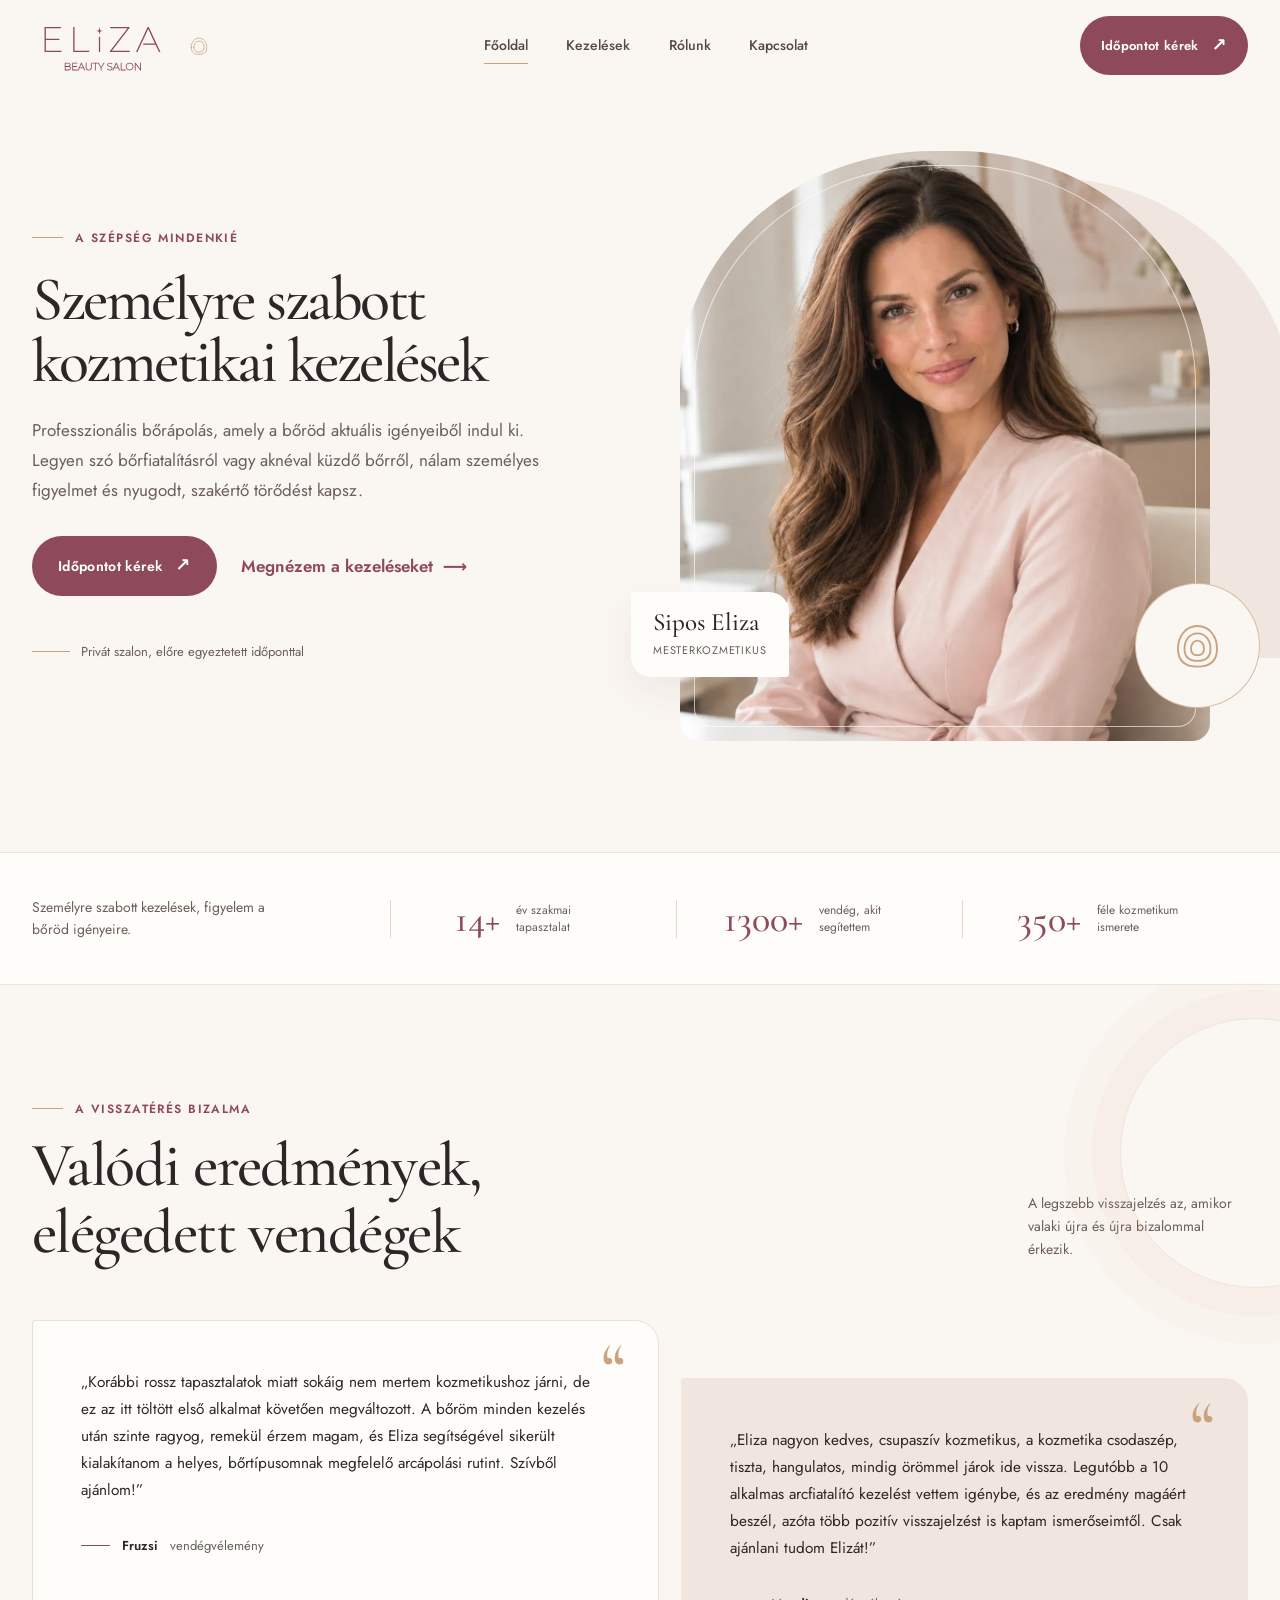
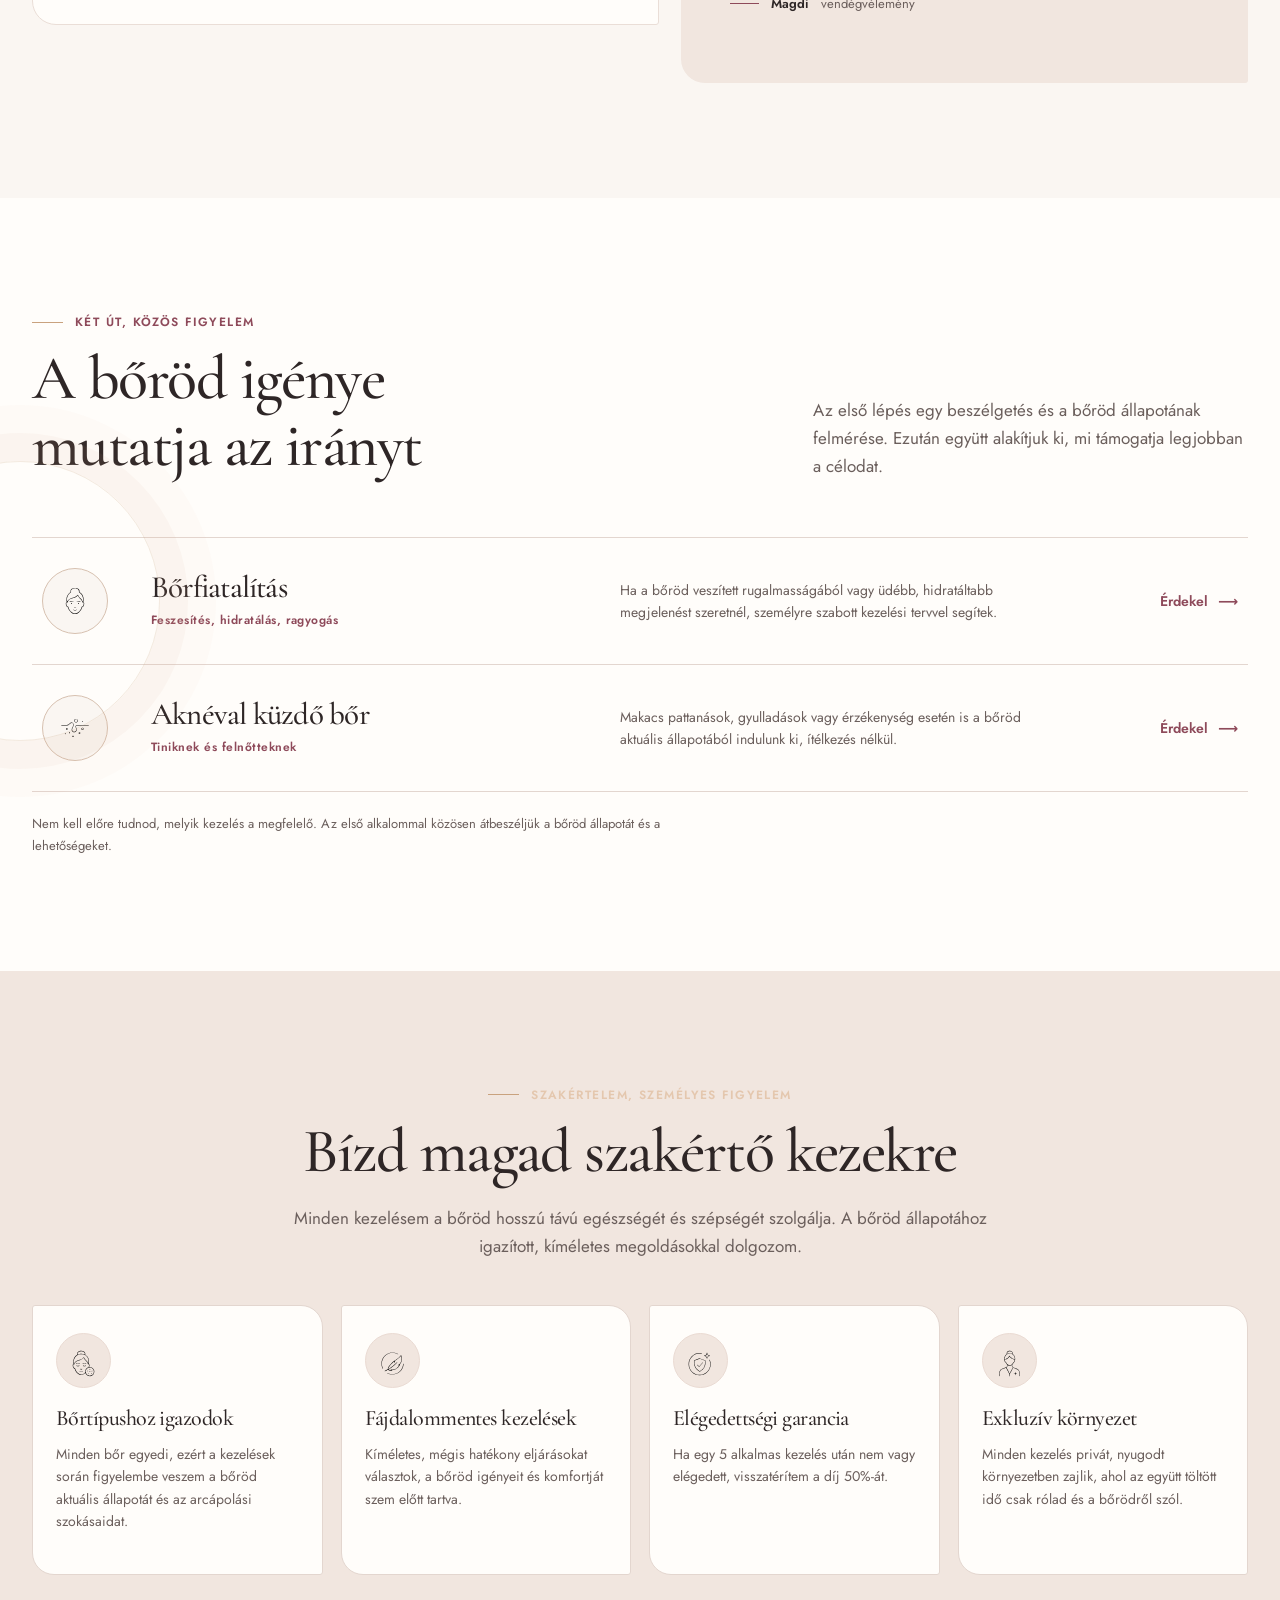
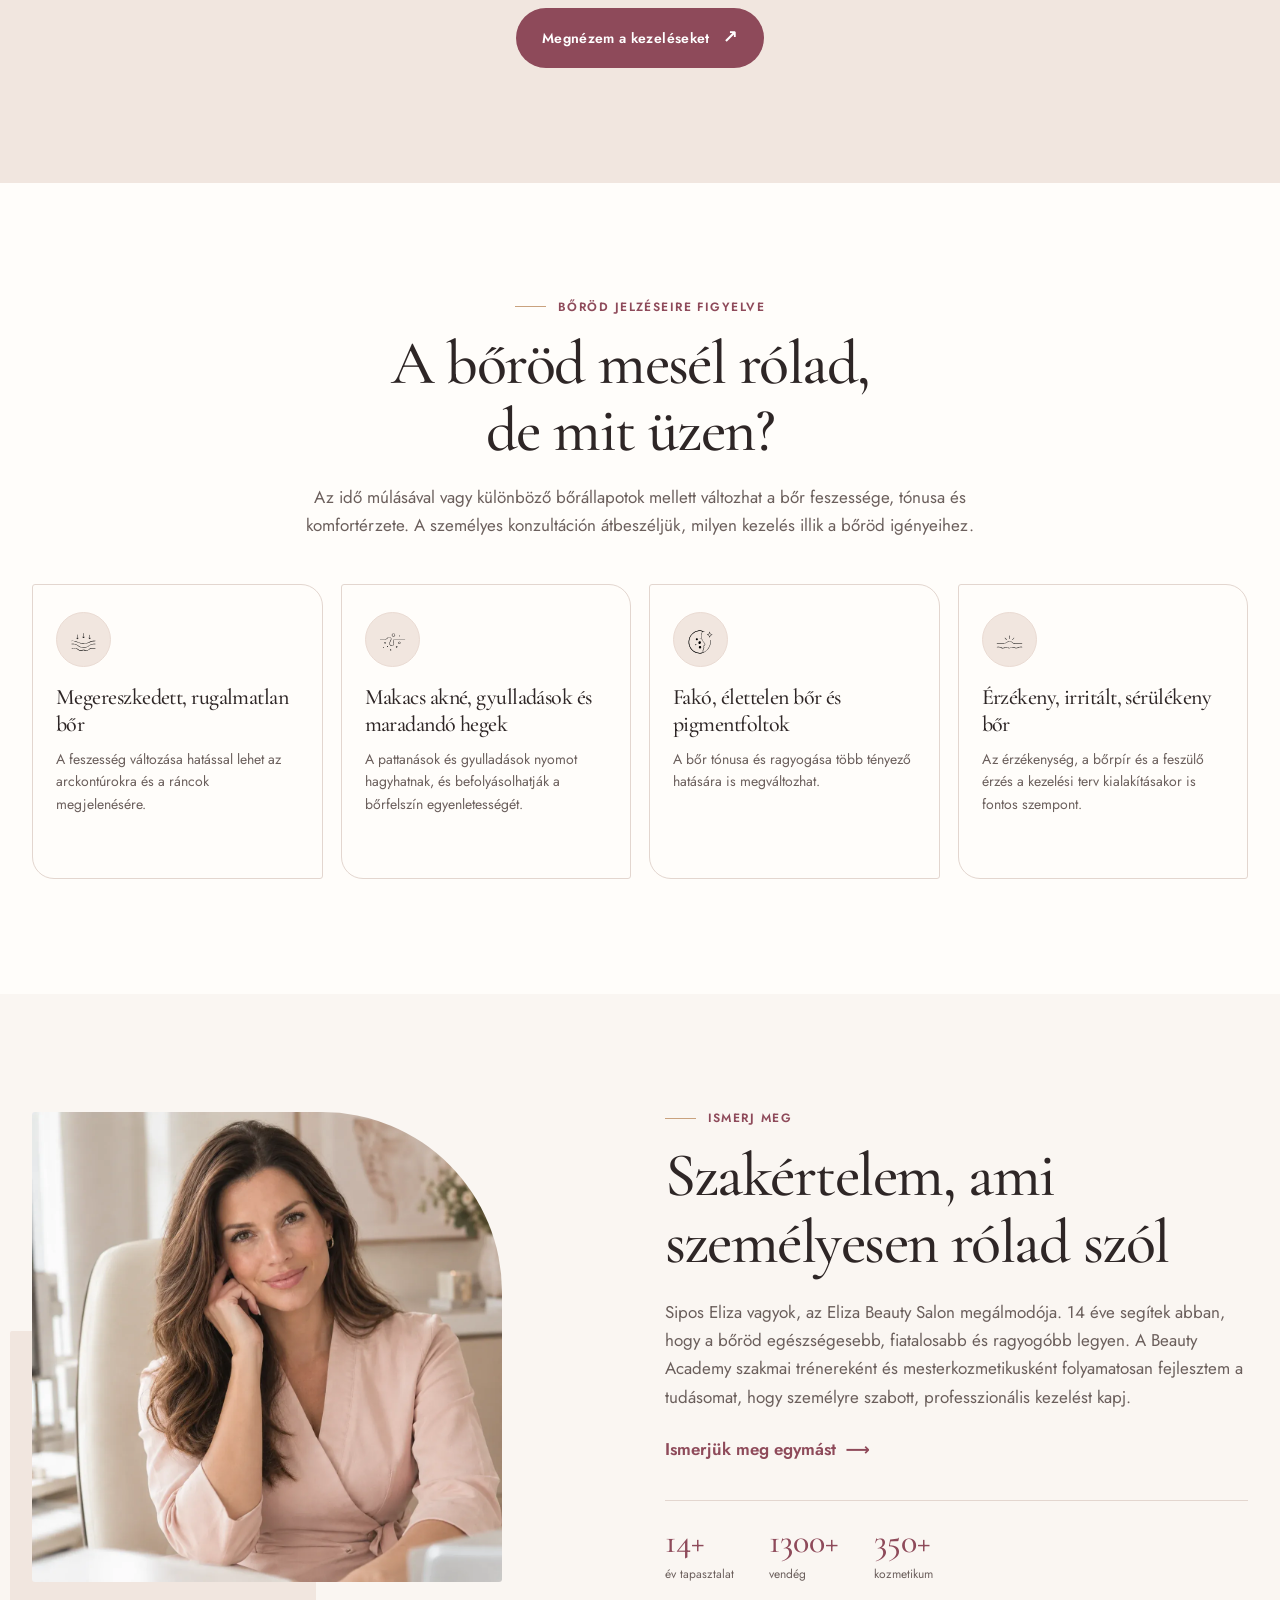
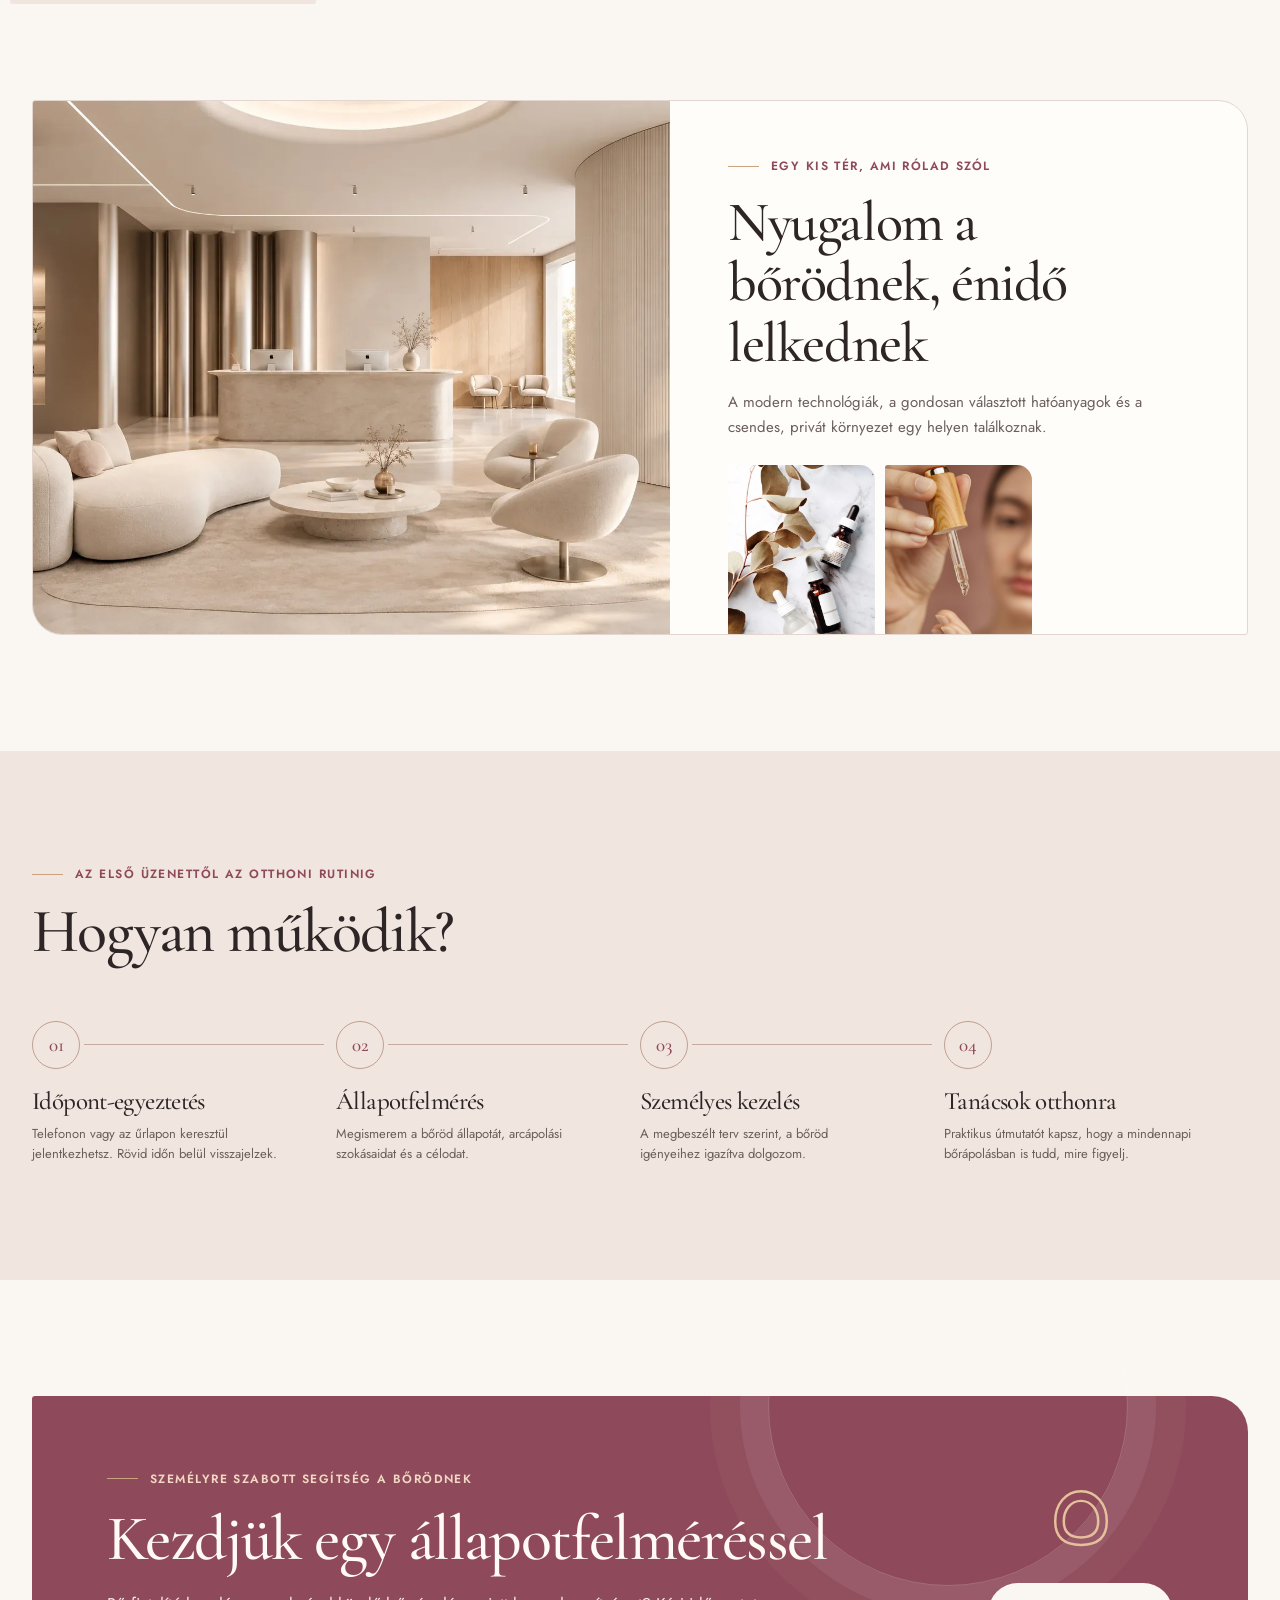
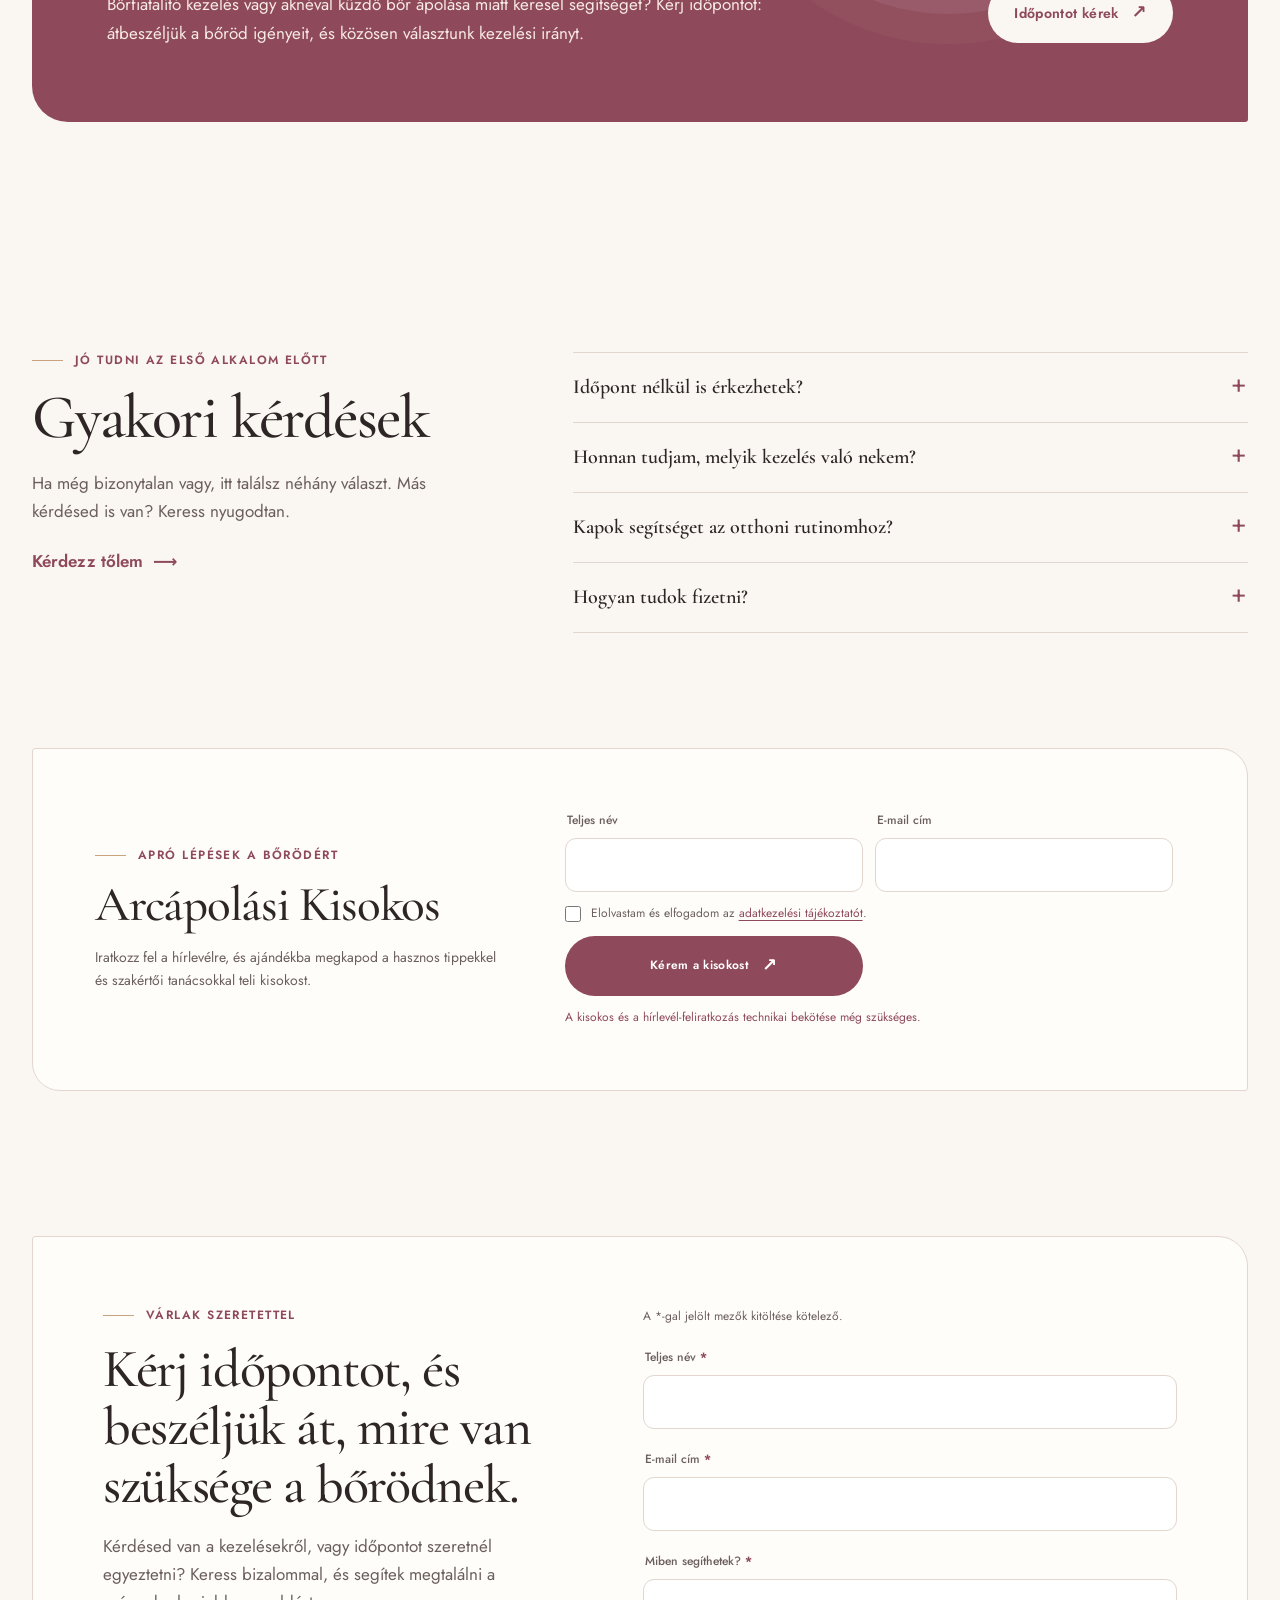
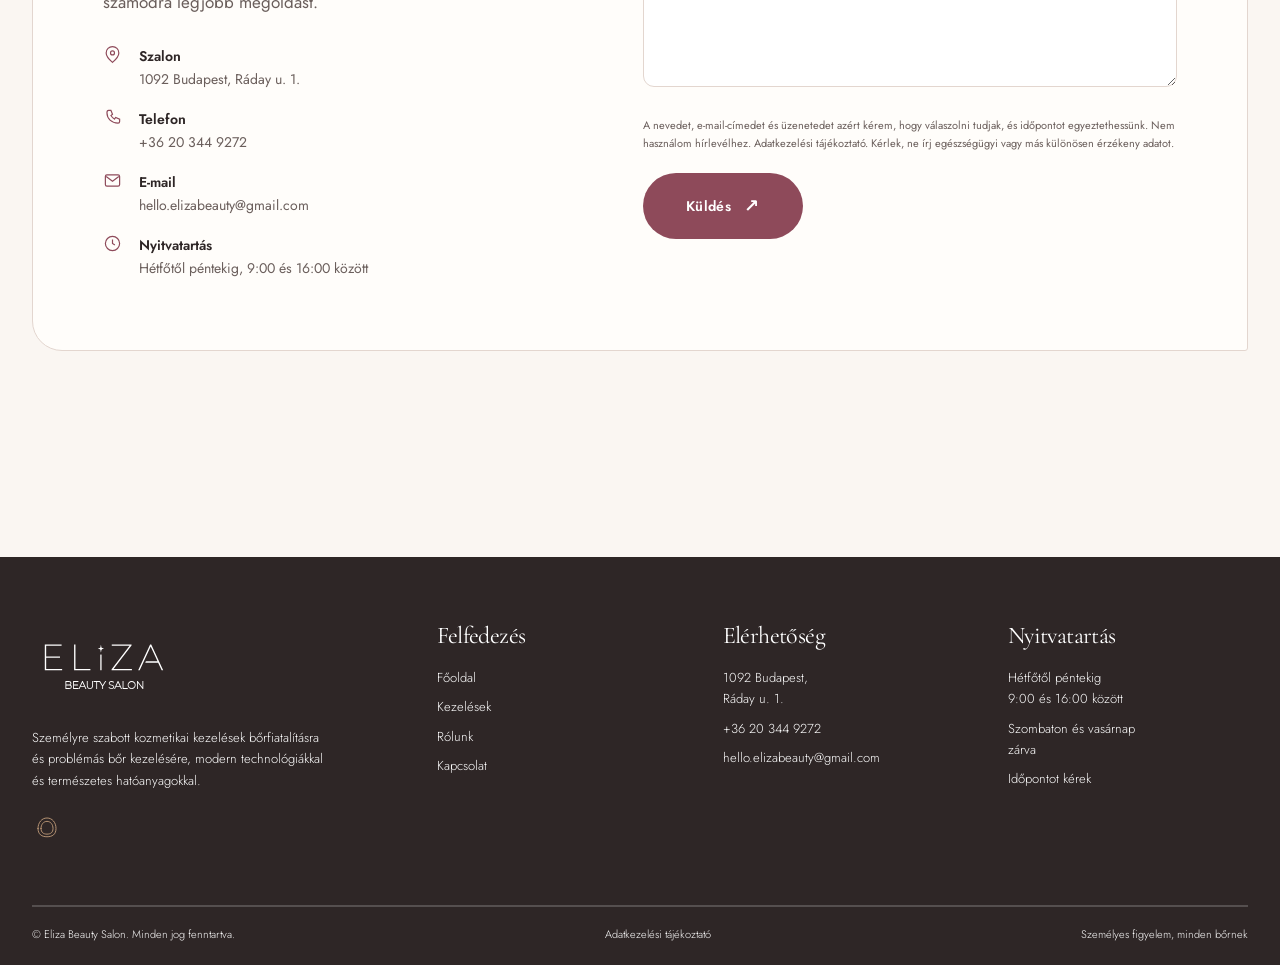
<file: public/index.html>
<!doctype html>
<html lang="hu">
<head>
  <meta charset="UTF-8">
  <meta name="viewport" content="width=device-width, initial-scale=1.0">
  <meta name="description" content="Személyre szabott kozmetikai kezelések Budapesten: bőrfiatalítás, hidratálás és aknéval küzdő bőr ápolása nyugodt, privát szalonban. Kérj időpontot!">
<meta property="og:type" content="website"><meta property="og:locale" content="hu_HU"><meta property="og:site_name" content="Eliza Beauty Salon"><meta property="og:title" content="Eliza Beauty Salon | Személyre szabott kozmetika Budapesten"><meta property="og:description" content="Személyre szabott kozmetikai kezelések Budapesten: bőrfiatalítás, hidratálás és aknéval küzdő bőr ápolása nyugodt, privát szalonban. Kérj időpontot!"><meta name="twitter:card" content="summary_large_image">
  <meta name="theme-color" content="#FAF6F2">
  <title>Eliza Beauty Salon | Személyre szabott kozmetika Budapesten</title>
  <link rel="icon" href="logo/favicon.svg?v=20261029-2" type="image/svg+xml">
  <link rel="preconnect" href="https://fonts.googleapis.com">
  <link rel="preconnect" href="https://fonts.gstatic.com" crossorigin>
  <link rel="preload" as="style" href="https://fonts.googleapis.com/css2?family=Cormorant+Garamond:wght@400;500;600&family=Jost:wght@300;400;500;600&display=swap" onload="this.onload=null;this.rel='stylesheet'"><noscript><link href="https://fonts.googleapis.com/css2?family=Cormorant+Garamond:wght@400;500;600&family=Jost:wght@300;400;500;600&display=swap" rel="stylesheet"></noscript>
  <link rel="stylesheet" href="site.css?v=20261101-3">
<script type="application/ld+json">{"@context":"https://schema.org","@type":"BeautySalon","name":"Eliza Beauty Salon","description":"Személyre szabott kozmetikai kezelések bőrfiatalításra és problémás bőrre Budapesten.","telephone":"+36203449272","email":"hello.elizabeauty@gmail.com","address":{"@type":"PostalAddress","streetAddress":"Ráday utca 1.","addressLocality":"Budapest","postalCode":"1092","addressCountry":"HU"},"areaServed":{"@type":"City","name":"Budapest"},"openingHoursSpecification":[{"@type":"OpeningHoursSpecification","dayOfWeek":["https://schema.org/Monday","https://schema.org/Tuesday","https://schema.org/Wednesday","https://schema.org/Thursday","https://schema.org/Friday"],"opens":"09:00","closes":"16:00"}],"url":"https://elizasipos.netlify.app/","image":"https://elizasipos.netlify.app/images/eliza/reci.webp?v=20261029-2","logo":"https://elizasipos.netlify.app/logo/logo.svg?v=20261029-2","@id":"https://elizasipos.netlify.app/#salon"}</script>
<script type="application/ld+json">{"@context":"https://schema.org","@type":"FAQPage","mainEntity":[{"@type":"Question","name":"Időpont nélkül is érkezhetek?","acceptedAnswer":{"@type":"Answer","text":"Nem, a kozmetikámban kizárólag előre egyeztetett időpontra tudlak fogadni."}},{"@type":"Question","name":"Honnan tudjam, melyik kezelés való nekem?","acceptedAnswer":{"@type":"Answer","text":"Az első találkozás alkalmával felmérem a bőröd állapotát, és átbeszéljük a számodra megfelelő kezelési tervet."}},{"@type":"Question","name":"Kapok segítséget az otthoni rutinomhoz?","acceptedAnswer":{"@type":"Answer","text":"Igen. Az első alkalmat követően megbeszéljük, mire figyelj a mindennapokban, és milyen termékek illenek a bőröd igényeihez."}},{"@type":"Question","name":"Hogyan tudok fizetni?","acceptedAnswer":{"@type":"Answer","text":"A szalonban bankkártyával és készpénzzel is fizethetsz."}}],"url":"https://elizasipos.netlify.app/"}</script>
<link rel="canonical" href="https://elizasipos.netlify.app/">
<meta property="og:url" content="https://elizasipos.netlify.app/">
<meta property="og:image" content="https://elizasipos.netlify.app/images/eliza/reci.webp?v=20261029-2"><meta property="og:image:alt" content="Az Eliza Beauty Salon világos, nyugodt belső tere"><meta property="og:image:type" content="image/webp"><meta property="og:image:width" content="1544"><meta property="og:image:height" content="1018">
</head>
<body>
  <a class="skip" href="#tartalom">Ugrás a tartalomhoz</a>
  <header class="header" id="header"><div class="page-container nav">
    <a class="brand" href="index.html" aria-label="Eliza Beauty Salon, főoldal"><img src="logo/logo.svg?v=20261029-2" alt="Eliza Beauty Salon" width="169" height="86" decoding="async"><svg class="arc" viewBox="0 0 40 40" aria-hidden="true"><path d="M8 22c0-8 5-14 12-14s12 6 12 14-5 11-12 11S8 30 8 22Z"/><path d="M12 22c0-5.5 3.4-9.5 8-9.5s8 4 8 9.5-3.4 7.5-8 7.5-8-2-8-7.5Z"/></svg></a>
    <nav class="links" id="mainNav" aria-label="Fő navigáció"><a href="index.html" aria-current="page">Főoldal</a><a href="kezelesek.html">Kezelések</a><a href="rolunk.html">Rólunk</a><a href="kapcsolat.html">Kapcsolat</a></nav>
    <a class="btn nav-cta" href="kapcsolat.html#idopont">Időpontot kérek <span class="arrow" aria-hidden="true">↗</span></a>
    <button class="menu" type="button" aria-expanded="false" aria-controls="mainNav" aria-label="Menü megnyitása"><svg viewBox="0 0 24 24" fill="none" stroke="currentColor" stroke-width="1.6" stroke-linecap="round"><path d="M4 8h16M4 16h16"/></svg></button>
  </div></header>
  <main id="tartalom">
    <section class="hero" id="fooldal"><div class="page-container">
      <div class="hero-grid">
        <div class="hero-copy"><div class="eyebrow hero-kicker">A szépség mindenkié</div><h1><span>Személyre szabott</span><span>kozmetikai kezelések</span></h1>
          <p class="hero-text">Professzionális bőrápolás, amely a bőröd aktuális igényeiből indul ki. Legyen szó bőrfiatalításról vagy aknéval küzdő bőrről, nálam személyes figyelmet és nyugodt, szakértő törődést kapsz.</p>
          <div class="hero-actions"><a class="btn" href="kapcsolat.html#idopont">Időpontot kérek <span class="arrow" aria-hidden="true">↗</span></a><a class="text-link" href="kezelesek.html">Megnézem a kezeléseket <span aria-hidden="true">⟶</span></a></div>
          <div class="hero-note"><i></i> Privát szalon, előre egyeztetett időponttal</div>
        </div>
        <div class="hero-visual" aria-label="Sipos Eliza portréja"><div class="hero-back"></div>
          <figure class="portrait"><img src="images/eliza/Sipos%20Eliza_03.webp?v=20261029-2" alt="Sipos Eliza kozmetikus a szalonban" fetchpriority="high" width="1254" height="1254"></figure>
          <div class="caption"><strong>Sipos Eliza</strong><span>Mesterkozmetikus</span></div>
          <div class="orbit" aria-hidden="true"><svg class="arc" viewBox="0 0 40 40"><path d="M8 22c0-8 5-14 12-14s12 6 12 14-5 11-12 11S8 30 8 22Z"/><path d="M12 22c0-5.5 3.4-9.5 8-9.5s8 4 8 9.5-3.4 7.5-8 7.5-8-2-8-7.5Z"/><path d="M16 22c0-3 1.7-5 4-5s4 2 4 5-1.7 4-4 4-4-1-4-4Z"/></svg></div>
        </div>
      </div>
    </div></section>

    <section class="proof" aria-label="Szakmai tapasztalat"><div class="page-container proof-row">
      <p class="proof-intro">Személyre szabott kezelések, figyelem a bőröd igényeire.</p>
      <div class="proof-item reveal"><span class="number">14+</span><span class="proof-label">év szakmai tapasztalat</span></div><div class="proof-item reveal"><span class="number">1300+</span><span class="proof-label">vendég, akit segítettem</span></div><div class="proof-item reveal"><span class="number">350+</span><span class="proof-label">féle kozmetikum ismerete</span></div>
    </div></section>

    <section class="section reviews" id="velemenyek"><div class="page-container">
      <div class="reviews-head reveal"><div><div class="eyebrow">A visszatérés bizalma</div><h2 class="title">Valódi eredmények,<br>elégedett vendégek</h2></div><p class="small-note">A legszebb visszajelzés az, amikor valaki újra és újra bizalommal érkezik.</p></div>
      <div class="review-grid">
        <article class="review reveal" data-reveal="left"><span class="quote" aria-hidden="true">“</span><p>„Korábbi rossz tapasztalatok miatt sokáig nem mertem kozmetikushoz járni, de ez az itt töltött első alkalmat követően megváltozott. A bőröm minden kezelés után szinte ragyog, remekül érzem magam, és Eliza segítségével sikerült kialakítanom a helyes, bőrtípusomnak megfelelő arcápolási rutint. Szívből ajánlom!”</p><footer><strong>Fruzsi</strong><span>vendégvélemény</span></footer></article>
        <article class="review reveal" data-reveal="right"><span class="quote" aria-hidden="true">“</span><p>„Eliza nagyon kedves, csupaszív kozmetikus, a kozmetika csodaszép, tiszta, hangulatos, mindig örömmel járok ide vissza. Legutóbb a 10 alkalmas arcfiatalító kezelést vettem igénybe, és az eredmény magáért beszél, azóta több pozitív visszajelzést is kaptam ismerőseimtől. Csak ajánlani tudom Elizát!”</p><footer><strong>Magdi</strong><span>vendégvélemény</span></footer></article>
      </div>
    </div></section>

    <section class="section paths" id="kezelesek"><div class="page-container">
      <div class="paths-head reveal"><div><div class="eyebrow">Két út, közös figyelem</div><h2 class="title">A bőröd igénye<br>mutatja az irányt</h2></div><p class="intro" style="margin:0">Az első lépés egy beszélgetés és a bőröd állapotának felmérése. Ezután együtt alakítjuk ki, mi támogatja legjobban a célodat.</p></div>
      <div class="path-list">
        <article class="path reveal"><div class="path-icon"><img src="images/kezelesek/ikonok-09.svg?v=20261029-2" alt="" loading="lazy" width="302" height="344" decoding="async"></div><div><h3>Bőrfiatalítás</h3><span class="path-tag">Feszesítés, hidratálás, ragyogás</span></div><p>Ha a bőröd veszített rugalmasságából vagy üdébb, hidratáltabb megjelenést szeretnél, személyre szabott kezelési tervvel segítek.</p><a class="text-link" href="kapcsolat.html#idopont">Érdekel <span aria-hidden="true">⟶</span></a></article>
        <article class="path reveal"><div class="path-icon"><img src="images/kezelesek/ikonok-06.svg?v=20261029-2" alt="" loading="lazy" width="302" height="344" decoding="async"></div><div><h3>Aknéval küzdő bőr</h3><span class="path-tag">Tiniknek és felnőtteknek</span></div><p>Makacs pattanások, gyulladások vagy érzékenység esetén is a bőröd aktuális állapotából indulunk ki, ítélkezés nélkül.</p><a class="text-link" href="kapcsolat.html#idopont">Érdekel <span aria-hidden="true">⟶</span></a></article>
      </div>
      <p class="path-note">Nem kell előre tudnod, melyik kezelés a megfelelő. Az első alkalommal közösen átbeszéljük a bőröd állapotát és a lehetőségeket.</p>
    </div></section>

    <section class="section care" id="miert-eliza"><div class="page-container">
      <header class="care-head reveal"><div class="eyebrow">Szakértelem, személyes figyelem</div><h2 class="title">Bízd magad szakértő kezekre</h2><p>Minden kezelésem a bőröd hosszú távú egészségét és szépségét szolgálja. A bőröd állapotához igazított, kíméletes megoldásokkal dolgozom.</p></header>
      <div class="care-list">
        <article class="care-item reveal"><div class="care-icon"><img src="images/kezelesek/ikonok-01.svg?v=20261029-2" alt="" loading="lazy" width="302" height="344" decoding="async"></div><h3>Bőrtípushoz igazodok</h3><p>Minden bőr egyedi, ezért a kezelések során figyelembe veszem a bőröd aktuális állapotát és az arcápolási szokásaidat.</p></article>
        <article class="care-item reveal"><div class="care-icon"><img src="images/kezelesek/ikonok-02.svg?v=20261029-2" alt="" loading="lazy" width="302" height="344" decoding="async"></div><h3>Fájdalommentes kezelések</h3><p>Kíméletes, mégis hatékony eljárásokat választok, a bőröd igényeit és komfortját szem előtt tartva.</p></article>
        <article class="care-item reveal"><div class="care-icon"><img src="images/kezelesek/ikonok-03.svg?v=20261029-2" alt="" loading="lazy" width="302" height="344" decoding="async"></div><h3>Elégedettségi garancia</h3><p>Ha egy 5 alkalmas kezelés után nem vagy elégedett, visszatérítem a díj 50%-át.</p></article>
        <article class="care-item reveal"><div class="care-icon"><img src="images/kezelesek/ikonok-04.svg?v=20261029-2" alt="" loading="lazy" width="302" height="344" decoding="async"></div><h3>Exkluzív környezet</h3><p>Minden kezelés privát, nyugodt környezetben zajlik, ahol az együtt töltött idő csak rólad és a bőrödről szól.</p></article>
      </div>
      <div class="care-action"><a class="btn" href="kezelesek.html">Megnézem a kezeléseket <span class="arrow" aria-hidden="true">↗</span></a></div>
    </div></section>

    <section class="section concerns" id="panaszok"><div class="page-container">
      <header class="concerns-head reveal"><div class="eyebrow">Bőröd jelzéseire figyelve</div><h2 class="title">A bőröd mesél rólad,<br>de mit üzen?</h2><p>Az idő múlásával vagy különböző bőrállapotok mellett változhat a bőr feszessége, tónusa és komfortérzete. A személyes konzultáción átbeszéljük, milyen kezelés illik a bőröd igényeihez.</p></header>
      <div class="concern-grid">
        <article class="concern-card reveal"><div class="concern-icon"><img src="images/kezelesek/ikonok-05.svg?v=20261029-2" alt="" loading="lazy" width="302" height="344" decoding="async"></div><h3>Megereszkedett, rugalmatlan bőr</h3><p>A feszesség változása hatással lehet az arckontúrokra és a ráncok megjelenésére.</p></article>
        <article class="concern-card reveal"><div class="concern-icon"><img src="images/kezelesek/ikonok-06.svg?v=20261029-2" alt="" loading="lazy" width="302" height="344" decoding="async"></div><h3>Makacs akné, gyulladások és maradandó hegek</h3><p>A pattanások és gyulladások nyomot hagyhatnak, és befolyásolhatják a bőrfelszín egyenletességét.</p></article>
        <article class="concern-card reveal"><div class="concern-icon"><img src="images/kezelesek/ikonok-07.svg?v=20261029-2" alt="" loading="lazy" width="302" height="344" decoding="async"></div><h3>Fakó, élettelen bőr és pigmentfoltok</h3><p>A bőr tónusa és ragyogása több tényező hatására is megváltozhat.</p></article>
        <article class="concern-card reveal"><div class="concern-icon"><img src="images/kezelesek/ikonok-08.svg?v=20261029-2" alt="" loading="lazy" width="302" height="344" decoding="async"></div><h3>Érzékeny, irritált, sérülékeny bőr</h3><p>Az érzékenység, a bőrpír és a feszülő érzés a kezelési terv kialakításakor is fontos szempont.</p></article>
      </div>
    </div></section>
    <section class="section" id="rolam"><div class="page-container about-grid">
      <div class="about-photo reveal" data-reveal="scale"><img src="images/eliza/Sipos%20Eliza_02.webp?v=20261101-2" alt="Sipos Eliza a szalonban" loading="lazy" width="1254" height="1254" decoding="async"></div>
      <div class="about-copy reveal" data-reveal="right"><div class="eyebrow">Ismerj meg</div><h2 class="title">Szakértelem, ami személyesen rólad szól</h2><p>Sipos Eliza vagyok, az Eliza Beauty Salon megálmodója. 14 éve segítek abban, hogy a bőröd egészségesebb, fiatalosabb és ragyogóbb legyen. A Beauty Academy szakmai trénereként és mesterkozmetikusként folyamatosan fejlesztem a tudásomat, hogy személyre szabott, professzionális kezelést kapj.</p><a class="text-link" href="kapcsolat.html">Ismerjük meg egymást <span aria-hidden="true">⟶</span></a>
        <div class="metrics"><div class="metric"><strong>14+</strong><span>év tapasztalat</span></div><div class="metric"><strong>1300+</strong><span>vendég</span></div><div class="metric"><strong>350+</strong><span>kozmetikum</span></div></div>
      </div>
    </div></section>

    <section class="section salon-strip" aria-label="Az Eliza Beauty Salon hangulata"><div class="page-container"><div class="salon-panel reveal" data-reveal="scale">
      <img src="images/eliza/reci.webp?v=20261029-2" alt="A szalon világos, nyugodt belső tere" loading="lazy" width="1544" height="1018" decoding="async">
      <div class="salon-copy"><div class="eyebrow">Egy kis tér, ami rólad szól</div><h2>Nyugalom a bőrödnek, énidő lelkednek</h2><p>A modern technológiák, a gondosan választott hatóanyagok és a csendes, privát környezet egy helyen találkoznak.</p><div class="salon-mood-gallery" aria-label="Arcápolási hangulatképek"><img src="images/eliza/glasses.webp?v=20261029-2" alt="Bőrápoló szérumok és növényi részletek" loading="lazy" width="1200" height="1800" decoding="async"><img src="images/eliza/close-up-woman-with-serum.webp?v=20261029-2" alt="Szérum felvitele arcápolás közben" loading="lazy" width="1200" height="1800" decoding="async"><img src="images/eliza/drops.webp?v=20261029-2" alt="Hidratáló szérum textúrája" loading="lazy" width="736" height="1308" decoding="async"></div></div>
    </div></div></section>

    <section class="section process" id="folyamat"><div class="page-container">
      <div class="process-head reveal"><div><div class="eyebrow">Az első üzenettől az otthoni rutinig</div><h2 class="title">Hogyan működik?</h2></div></div>
      <div class="steps"><article class="step reveal"><div class="step-number">01</div><h3>Időpont-egyeztetés</h3><p>Telefonon vagy az űrlapon keresztül jelentkezhetsz. Rövid időn belül visszajelzek.</p></article><article class="step reveal"><div class="step-number">02</div><h3>Állapotfelmérés</h3><p>Megismerem a bőröd állapotát, arcápolási szokásaidat és a célodat.</p></article><article class="step reveal"><div class="step-number">03</div><h3>Személyes kezelés</h3><p>A megbeszélt terv szerint, a bőröd igényeihez igazítva dolgozom.</p></article><article class="step reveal"><div class="step-number">04</div><h3>Tanácsok otthonra</h3><p>Praktikus útmutatót kapsz, hogy a mindennapi bőrápolásban is tudd, mire figyelj.</p></article></div>
    </div></section>

    <section class="section offer"><div class="page-container"><div class="offer-panel reveal">
      <div class="offer-content"><div class="eyebrow">Személyre szabott segítség a bőrödnek</div><h2>Kezdjük egy állapotfelméréssel</h2><p>Bőrfiatalító kezelés vagy aknéval küzdő bőr ápolása miatt keresel segítséget? Kérj időpontot: átbeszéljük a bőröd igényeit, és közösen választunk kezelési irányt.</p></div>
      <div class="offer-action"><svg class="arc" viewBox="0 0 40 40" aria-hidden="true"><path d="M8 22c0-8 5-14 12-14s12 6 12 14-5 11-12 11S8 30 8 22Z"/><path d="M12 22c0-5.5 3.4-9.5 8-9.5s8 4 8 9.5-3.4 7.5-8 7.5-8-2-8-7.5Z"/></svg><a class="btn btn-light" href="kapcsolat.html#idopont">Időpontot kérek <span class="arrow" aria-hidden="true">↗</span></a></div>
    </div></div></section>

    <section class="section" id="gyik"><div class="page-container faq-layout">
      <div class="faq-side reveal" data-reveal="left"><div class="eyebrow">Jó tudni az első alkalom előtt</div><h2 class="title">Gyakori kérdések</h2><p>Ha még bizonytalan vagy, itt találsz néhány választ. Más kérdésed is van? Keress nyugodtan.</p><a href="kapcsolat.html#idopont" class="text-link">Kérdezz tőlem <span aria-hidden="true">⟶</span></a></div>
      <div class="faq-list reveal" data-reveal="right"><details><summary>Időpont nélkül is érkezhetek?</summary><div class="faq-answer">Nem, a kozmetikámban kizárólag előre egyeztetett időpontra tudlak fogadni.</div></details><details><summary>Honnan tudjam, melyik kezelés való nekem?</summary><div class="faq-answer">Az első találkozás alkalmával felmérem a bőröd állapotát, és átbeszéljük a számodra megfelelő kezelési tervet.</div></details><details><summary>Kapok segítséget az otthoni rutinomhoz?</summary><div class="faq-answer">Igen. Az első alkalmat követően megbeszéljük, mire figyelj a mindennapokban, és milyen termékek illenek a bőröd igényeihez.</div></details><details><summary>Hogyan tudok fizetni?</summary><div class="faq-answer">A szalonban bankkártyával és készpénzzel is fizethetsz.</div></details></div>
    </div></section>

    <section class="section guide" id="kisokos"><div class="page-container"><div class="guide-panel reveal">
      <div class="guide-copy"><div class="eyebrow">Apró lépések a bőrödért</div><h2>Arcápolási Kisokos</h2><p>Iratkozz fel a hírlevélre, és ajándékba megkapod a hasznos tippekkel és szakértői tanácsokkal teli kisokost.</p></div>
      <form class="guide-form demo-form"><div class="field"><label for="guide-name">Teljes név</label><input id="guide-name" name="name" autocomplete="name" required></div><div class="field"><label for="guide-email">E-mail cím</label><input id="guide-email" type="email" name="email" autocomplete="email" required></div><label class="guide-consent"><input type="checkbox" required><span>Elolvastam és elfogadom az <a href="kapcsolat.html#adatkezeles">adatkezelési tájékoztatót</a>.</span></label><button class="btn" type="submit">Kérem a kisokost <span class="arrow" aria-hidden="true">↗</span></button><p class="form-status" aria-live="polite">A kisokos és a hírlevél-feliratkozás technikai bekötése még szükséges.</p></form>
    </div></div></section>

    <section class="section contact" id="kapcsolat"><div class="page-container"><div class="contact-panel" id="idopont">
      <div class="contact-copy"><div class="eyebrow">Várlak szeretettel</div><h2 class="title">Kérj időpontot, és beszéljük át, mire van szüksége a bőrödnek.</h2><p>Kérdésed van a kezelésekről, vagy időpontot szeretnél egyeztetni? Keress bizalommal, és segítek megtalálni a számodra legjobb megoldást.</p>
        <div class="contact-details"><div class="contact-detail"><svg viewBox="0 0 24 24" fill="none" stroke="currentColor" stroke-width="1.5" aria-hidden="true"><path d="M20 10c0 5-8 12-8 12S4 15 4 10a8 8 0 1 1 16 0Z"/><circle cx="12" cy="10" r="2.5"/></svg><div><strong>Szalon</strong>1092 Budapest, Ráday u. 1.</div></div><div class="contact-detail"><svg viewBox="0 0 24 24" fill="none" stroke="currentColor" stroke-width="1.5" aria-hidden="true"><path d="M7 3h3l2 5-2 1.5a15 15 0 0 0 4.5 4.5L16 12l5 2v3c0 1.1-.9 2-2 2C10.7 19 5 13.3 5 6c0-1.7.8-3 2-3Z"/></svg><div><strong>Telefon</strong><a href="tel:+36203449272">+36 20 344 9272</a></div></div><div class="contact-detail"><svg viewBox="0 0 24 24" fill="none" stroke="currentColor" stroke-width="1.5" aria-hidden="true"><rect x="3" y="5" width="18" height="14" rx="2"/><path d="m4 7 8 6 8-6"/></svg><div><strong>E-mail</strong><a href="mailto:hello.elizabeauty@gmail.com">hello.elizabeauty@gmail.com</a></div></div><div class="contact-detail"><svg viewBox="0 0 24 24" fill="none" stroke="currentColor" stroke-width="1.5" aria-hidden="true"><circle cx="12" cy="12" r="9"/><path d="M12 7v5l3 2"/></svg><div><strong>Nyitvatartás</strong>Hétfőtől péntekig, 9:00 és 16:00 között</div></div></div>
      </div>
      <form class="booking-form netlify-form" name="fooldal-idopontkeres" method="POST" action="/koszonjuk.html" data-netlify="true" netlify-honeypot="bot-field"><input type="hidden" name="form-name" value="fooldal-idopontkeres"><div hidden><label>Ne töltsd ki ezt a mezőt: <input name="bot-field" tabindex="-1" autocomplete="off"></label></div><div class="field"><label for="booking-name">Teljes név</label><input id="booking-name" name="name" autocomplete="name" required></div><div class="field"><label for="booking-email">E-mail cím</label><input id="booking-email" type="email" name="email" autocomplete="email" required></div><div class="field"><label for="booking-message">Miben segíthetek?</label><textarea id="booking-message" name="message" required></textarea></div><p class="consent-note">A nevedet, e-mail-címedet és üzenetedet azért kérem, hogy válaszolni tudjak, és időpontot egyeztethessünk. Nem használom hírlevélhez. <a href="kapcsolat.html#adatkezeles">Adatkezelési tájékoztató</a>. Kérlek, ne írj egészségügyi vagy más különösen érzékeny adatot.</p><button class="btn" type="submit">Küldés <span class="arrow" aria-hidden="true">↗</span></button><p class="form-status" aria-live="polite"></p></form>
    </div></div></section>
  </main>
  <footer class="footer"><div class="page-container"><div class="footer-top">
    <div class="footer-brand"><a href="index.html" aria-label="Eliza Beauty Salon, főoldal"><img src="logo/logo-feher.svg?v=20261029-2" alt="Eliza Beauty Salon" width="169" height="86" decoding="async"></a><p>Személyre szabott kozmetikai kezelések bőrfiatalításra és problémás bőr kezelésére, modern technológiákkal és természetes hatóanyagokkal.</p><svg class="arc" viewBox="0 0 40 40" aria-hidden="true"><path d="M8 22c0-8 5-14 12-14s12 6 12 14-5 11-12 11S8 30 8 22Z"/><path d="M12 22c0-5.5 3.4-9.5 8-9.5s8 4 8 9.5-3.4 7.5-8 7.5-8-2-8-7.5Z"/></svg></div>
    <div class="footer-col"><h3>Felfedezés</h3><a href="index.html">Főoldal</a><a href="kezelesek.html">Kezelések</a><a href="rolunk.html">Rólunk</a><a href="kapcsolat.html">Kapcsolat</a></div>
    <div class="footer-col"><h3>Elérhetőség</h3><p>1092 Budapest,<br>Ráday u. 1.</p><a href="tel:+36203449272">+36 20 344 9272</a><a href="mailto:hello.elizabeauty@gmail.com">hello.elizabeauty@gmail.com</a></div>
    <div class="footer-col"><h3>Nyitvatartás</h3><p>Hétfőtől péntekig<br>9:00 és 16:00 között</p><p>Szombaton és vasárnap<br>zárva</p><a href="kapcsolat.html#idopont">Időpontot kérek</a></div>
  </div><div class="footer-bottom"><span>© Eliza Beauty Salon. Minden jog fenntartva.</span><a href="kapcsolat.html#adatkezeles">Adatkezelési tájékoztató</a><span class="signoff">Személyes figyelem, minden bőrnek</span></div></div></footer>
  <script src="site.js?v=20261029-3" defer></script>
</body>
</html>
</file>
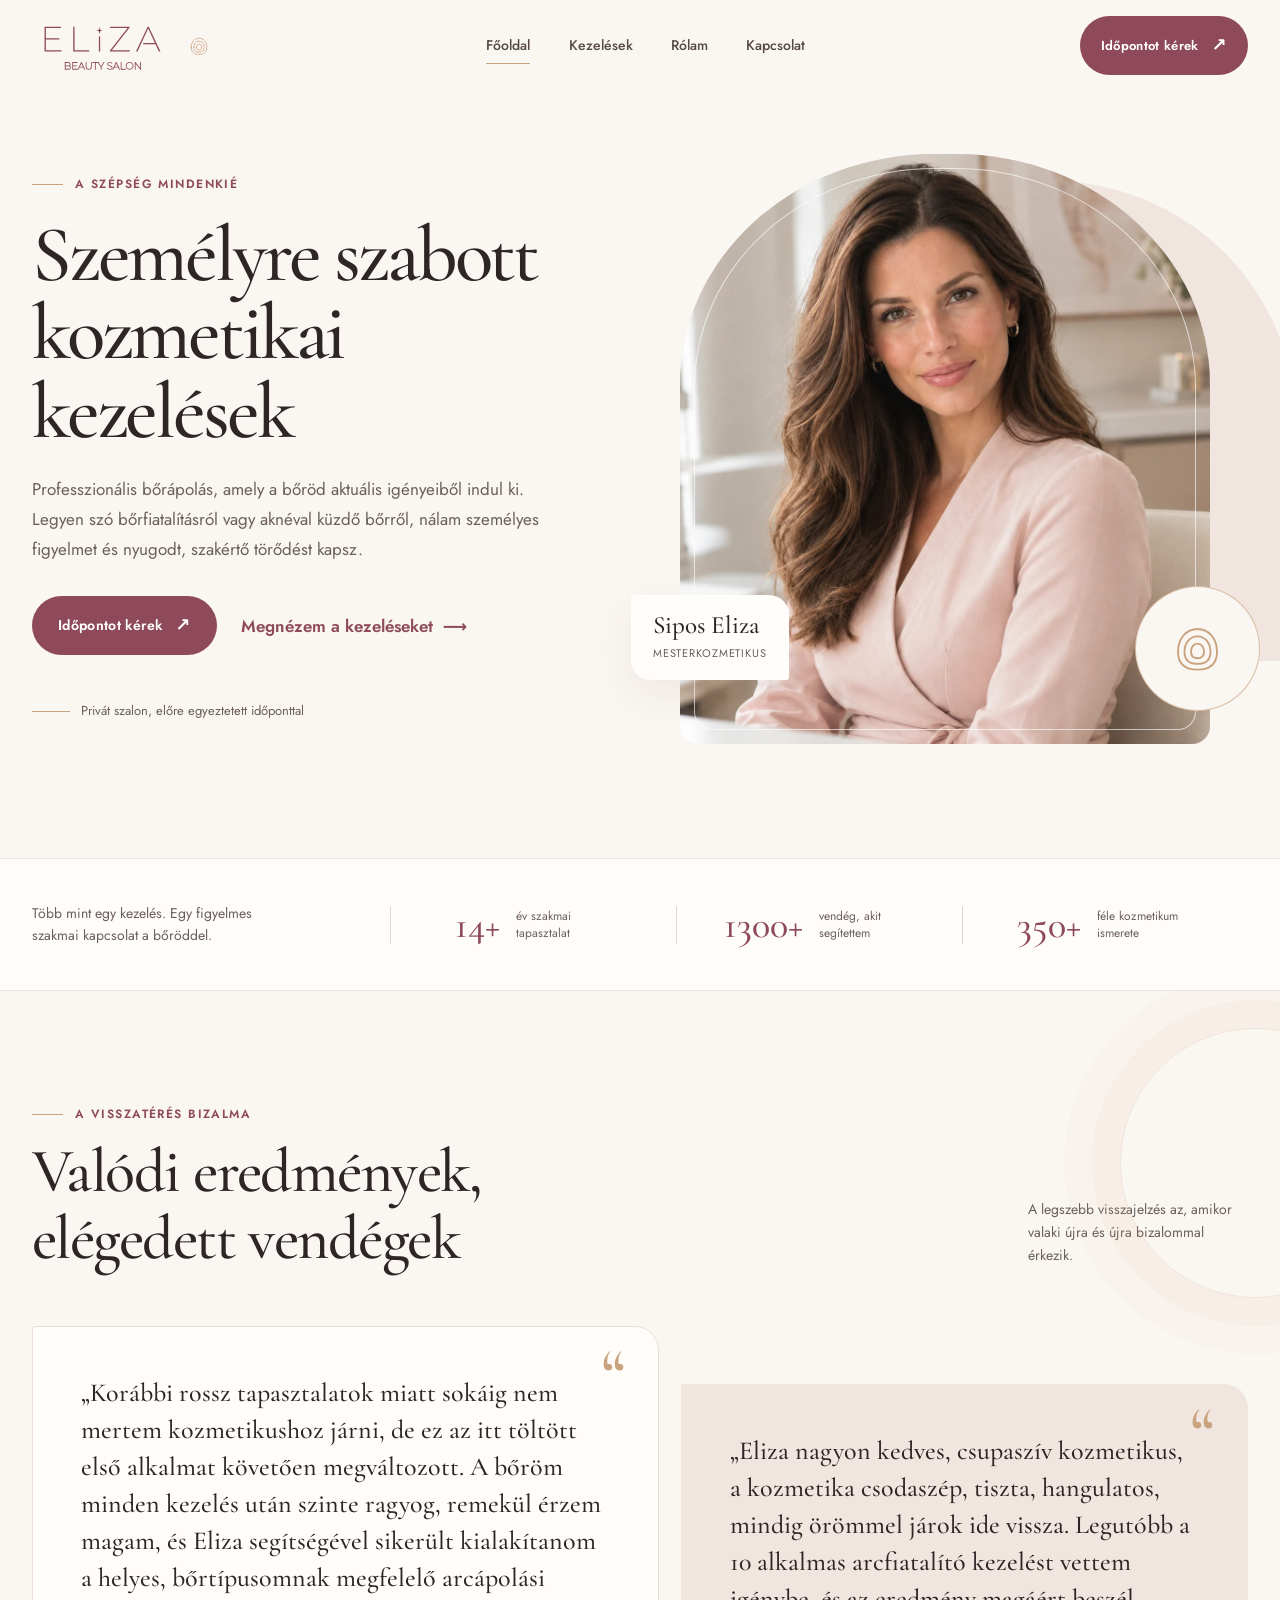
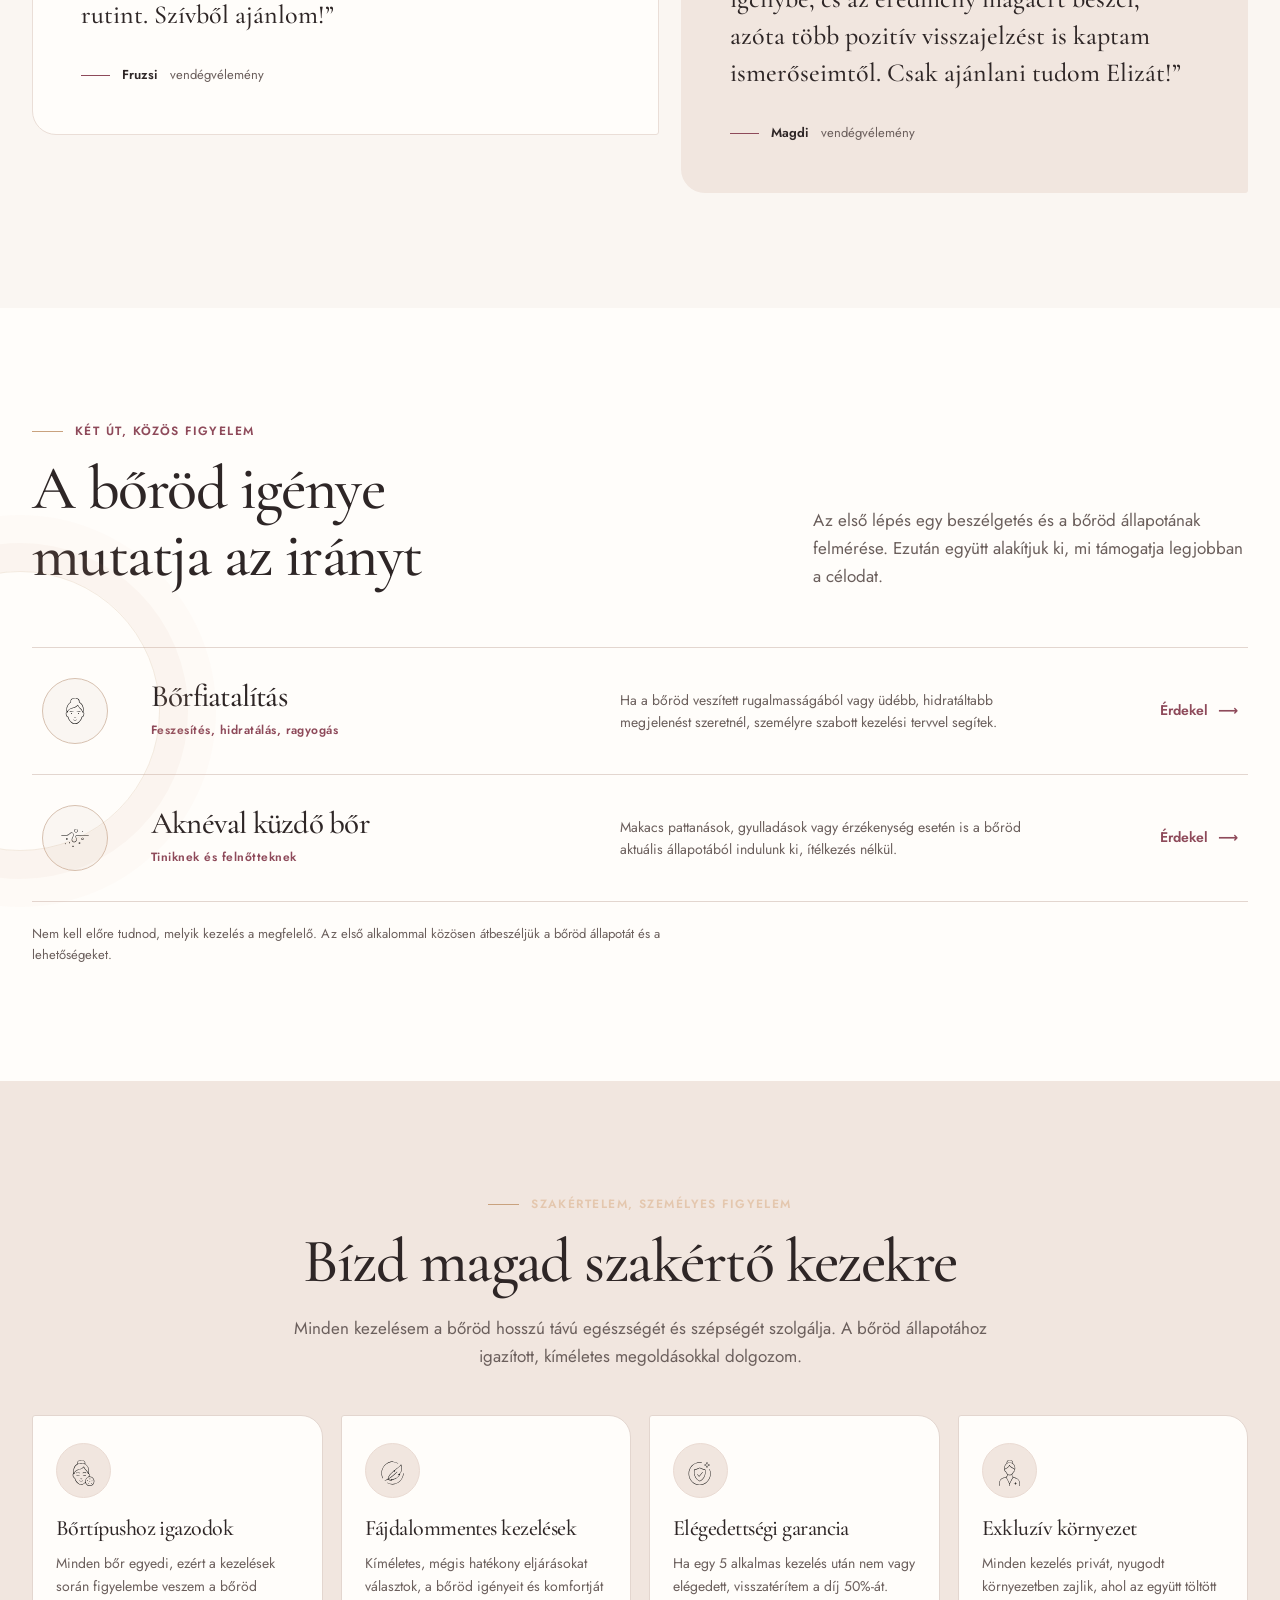
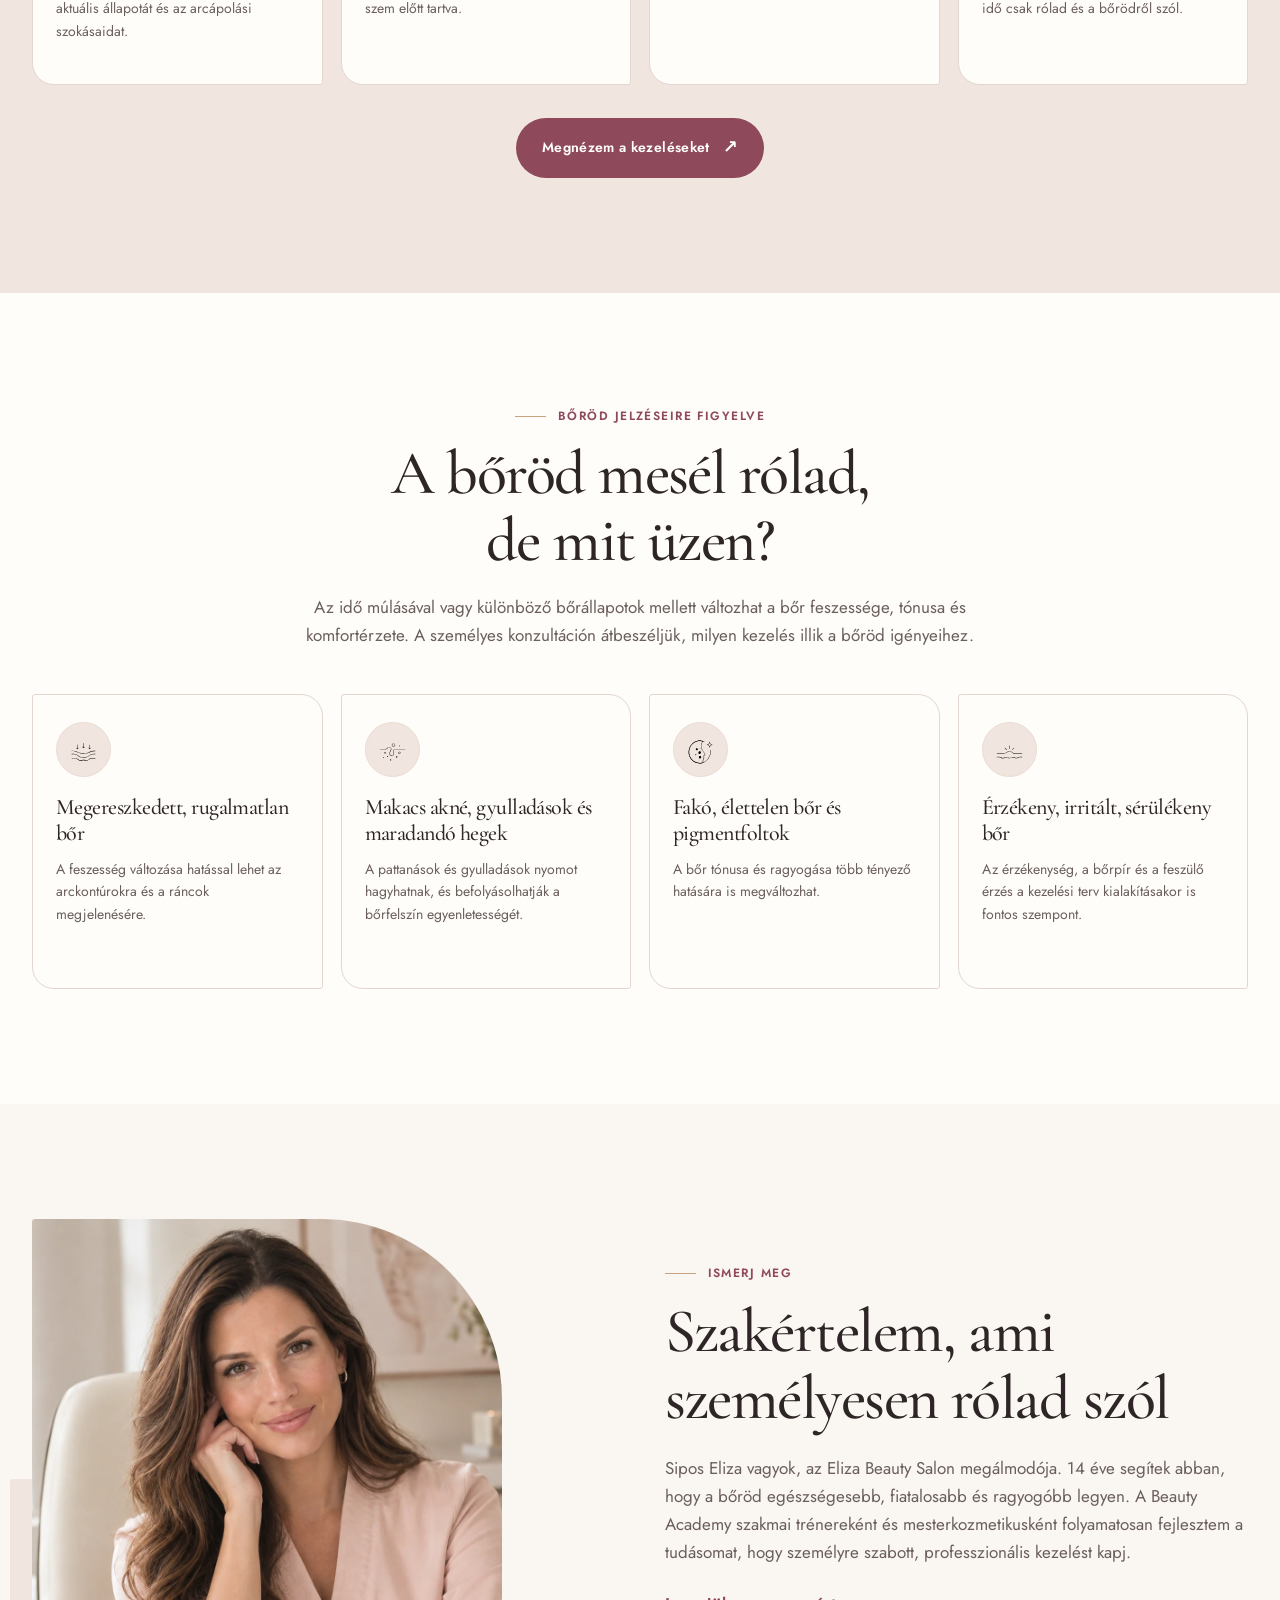
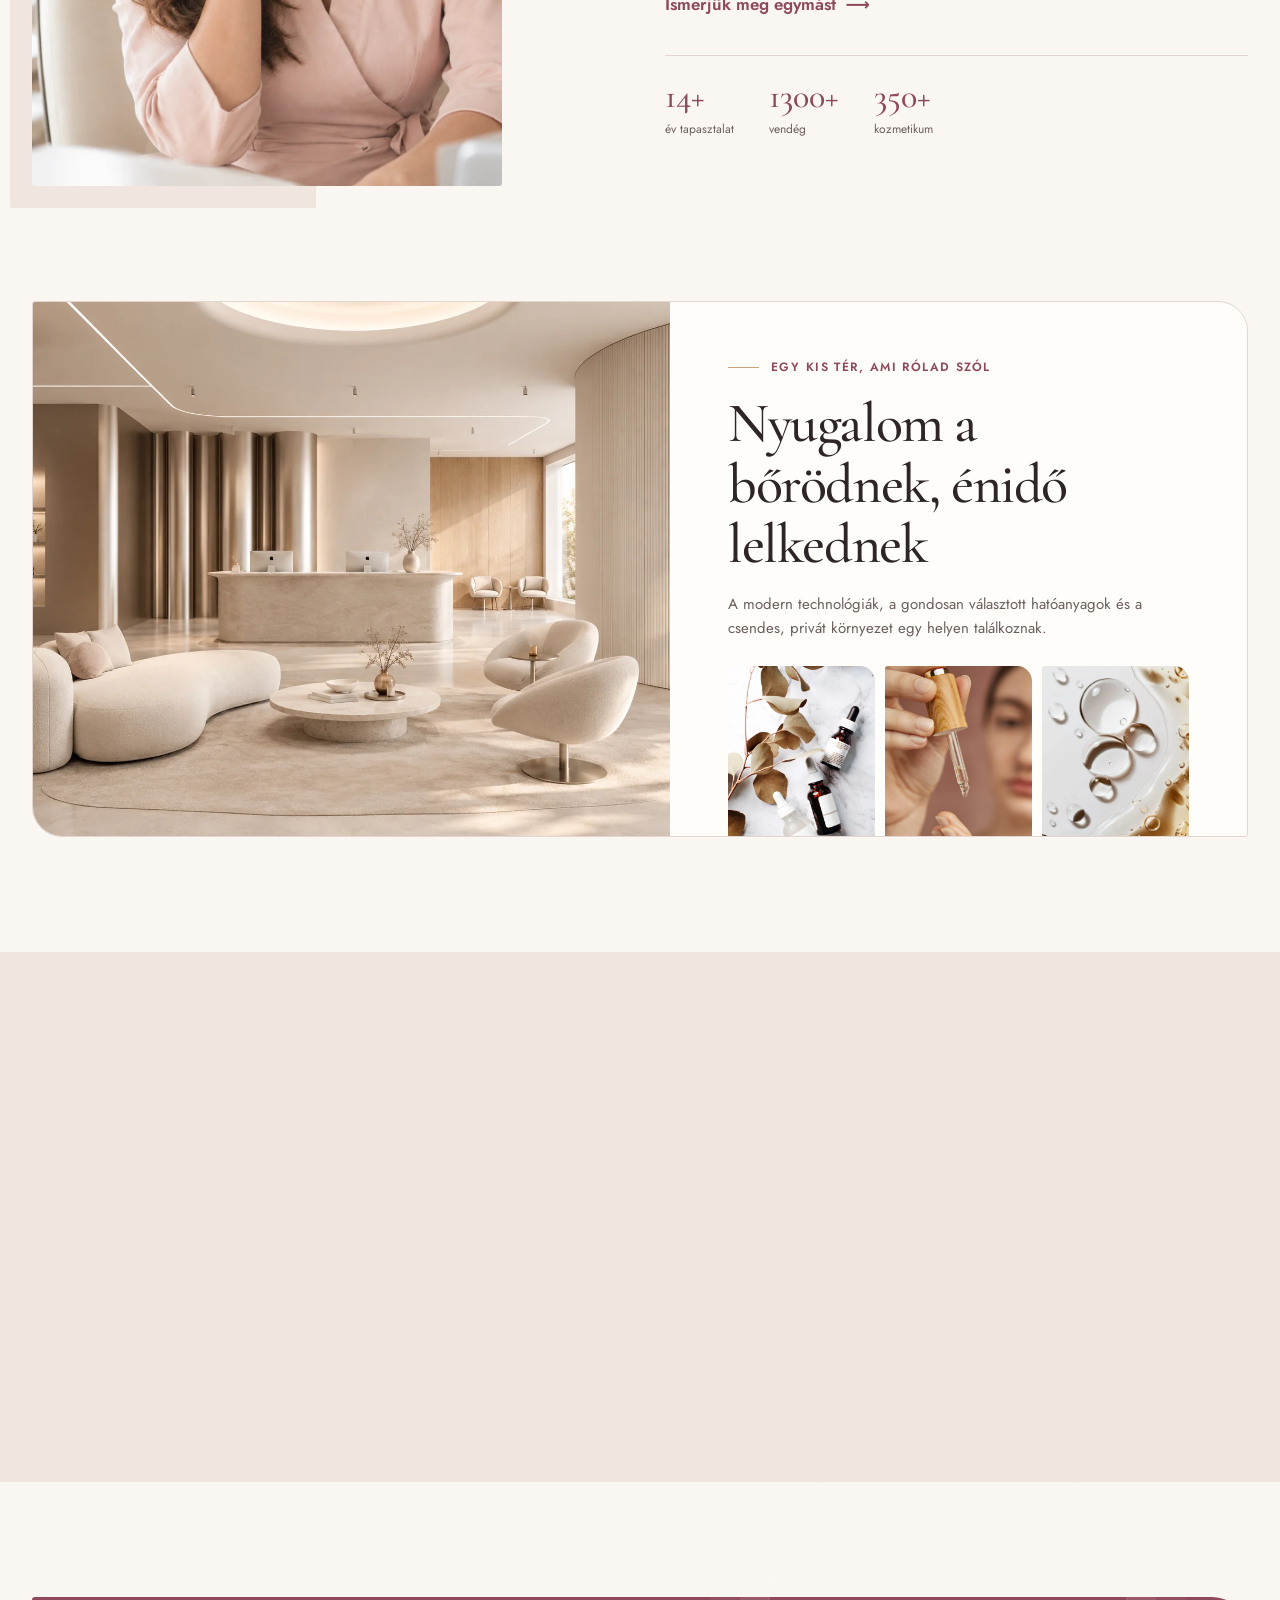
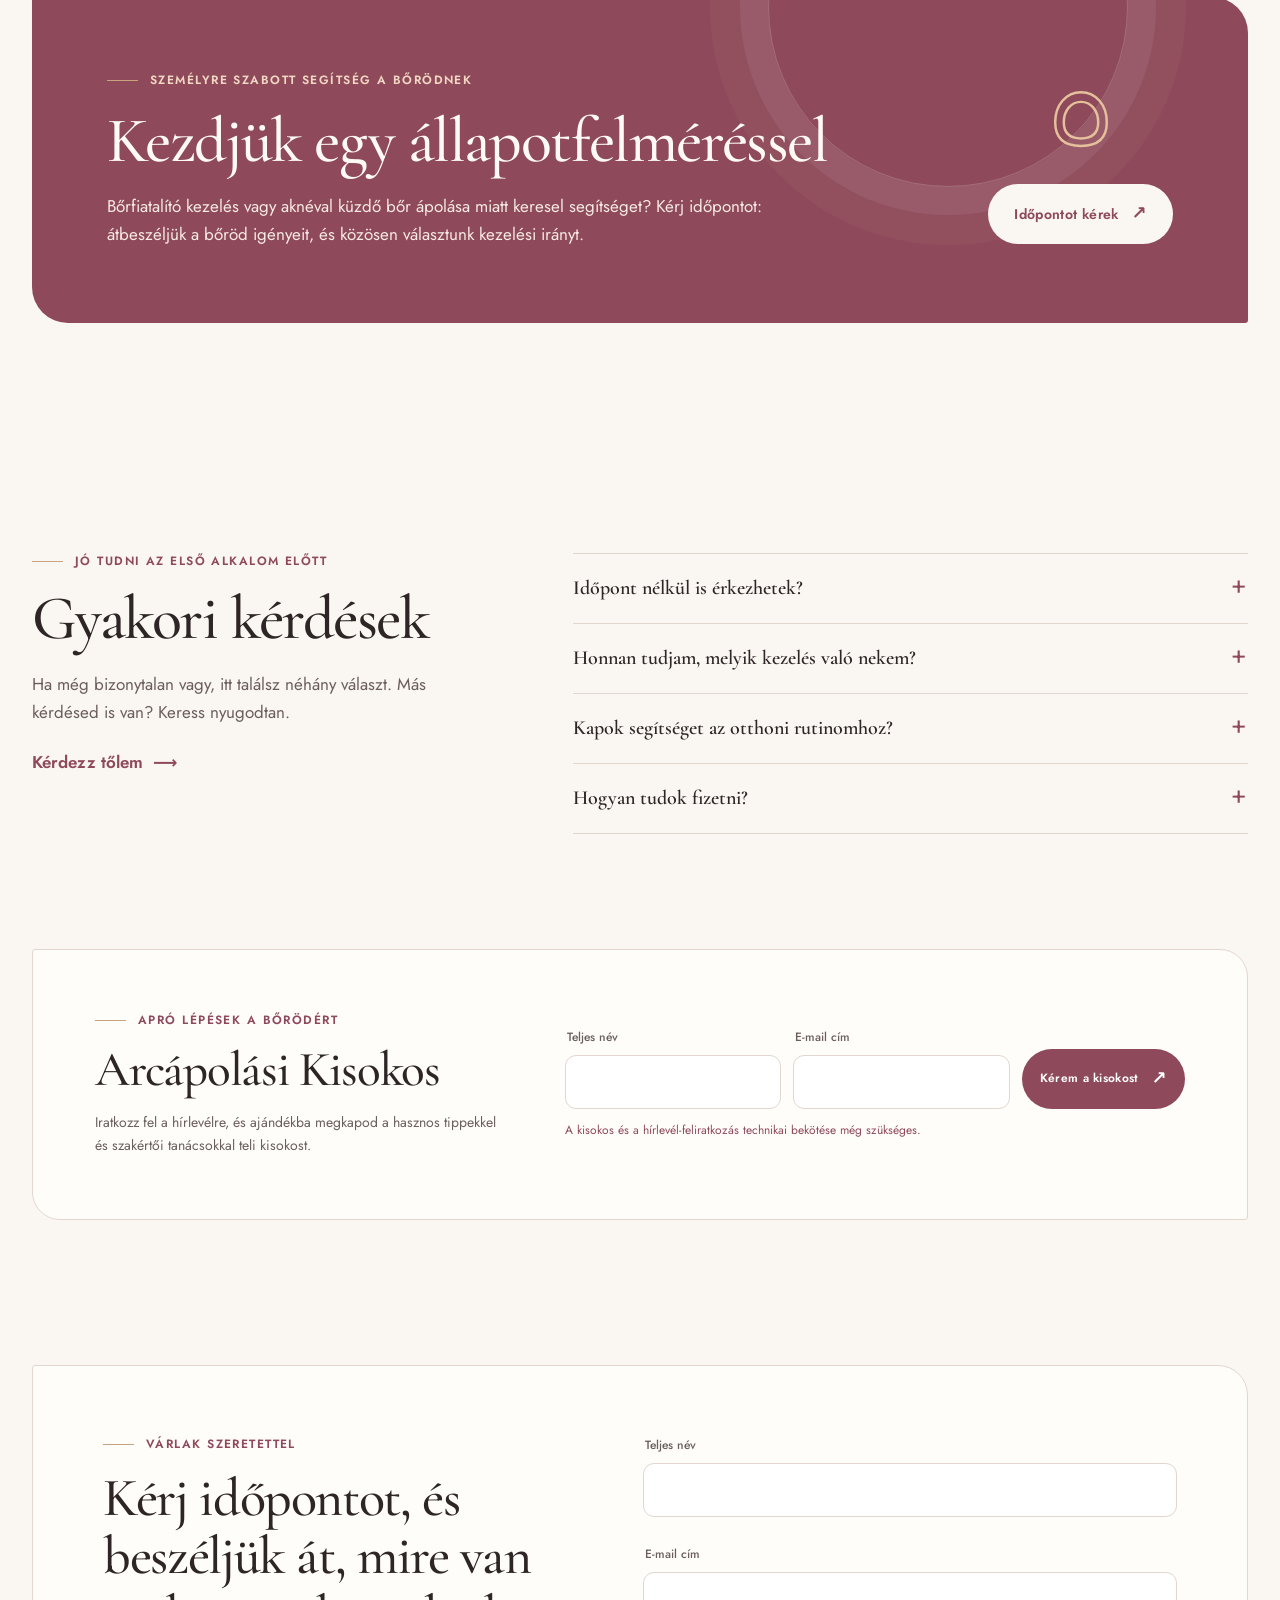
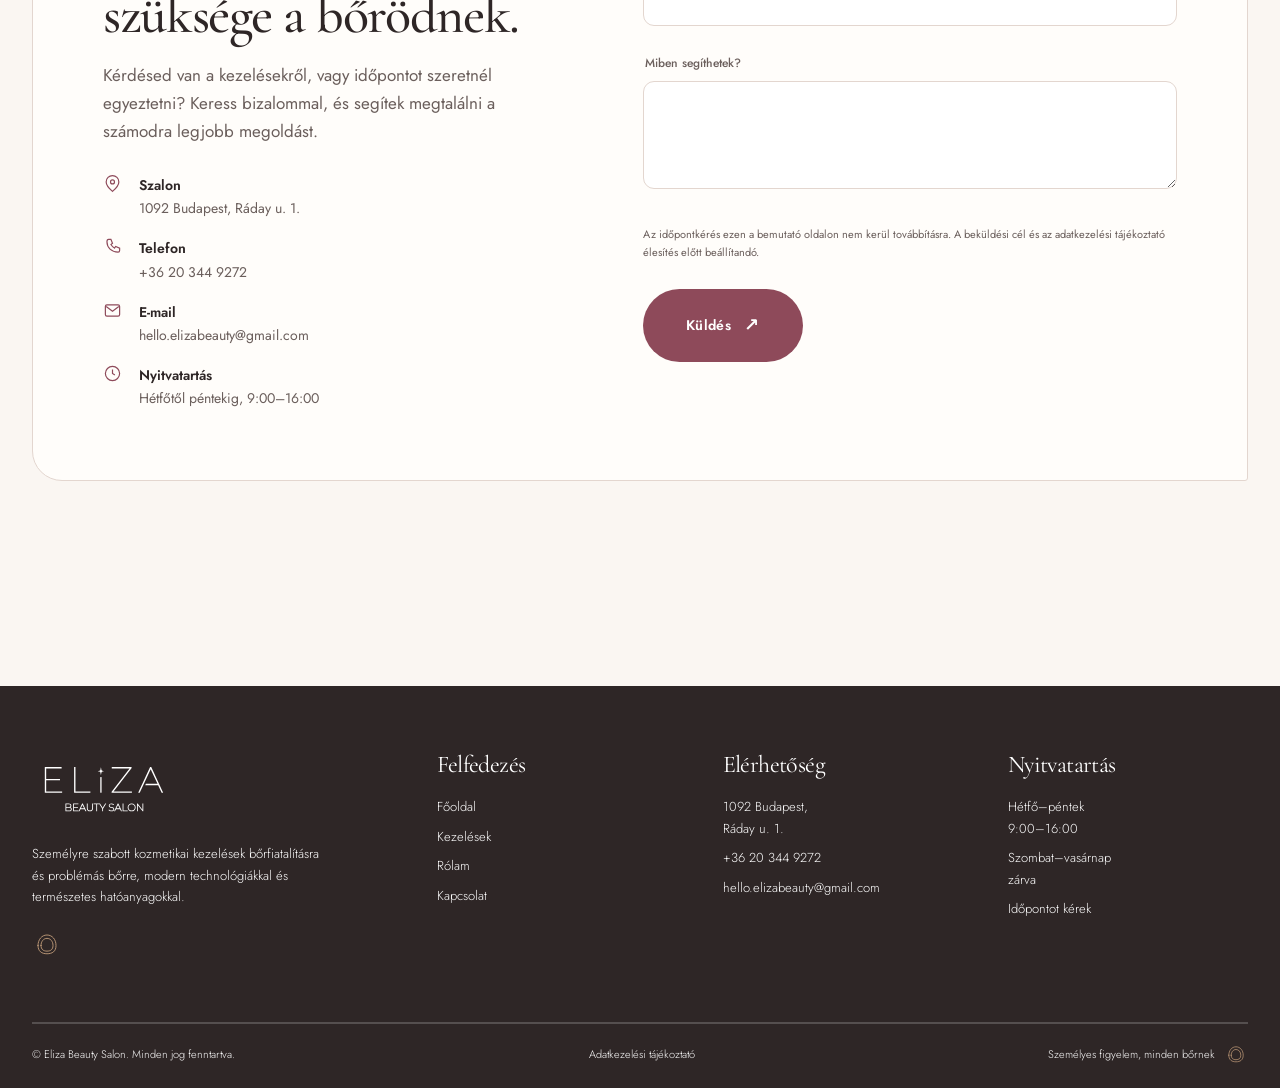
<file: koncepcio-1-torodo-feny.html>
<!doctype html>
<html lang="hu">
<head>
  <meta charset="UTF-8">
  <meta name="viewport" content="width=device-width, initial-scale=1.0">
  <meta name="description" content="Személyre szabott kozmetikai kezelések bőrfiatalításra és problémás bőrre, nyugodt, privát szalonélménnyel.">
  <meta name="theme-color" content="#FAF6F2">
  <title>Törődő fény | Eliza Beauty Salon</title>
  <link rel="icon" href="logo/favicon.svg" type="image/svg+xml">
  <link rel="preconnect" href="https://fonts.googleapis.com">
  <link rel="preconnect" href="https://fonts.gstatic.com" crossorigin>
  <link href="https://fonts.googleapis.com/css2?family=Cormorant+Garamond:wght@400;500;600&family=Jost:wght@300;400;500;600&display=swap" rel="stylesheet">
  <style>
    :root{--color-brand-primary:#8E4A5A;--color-brand-primary-dark:#6E3644;--color-brand-secondary:#2E2626;--color-brand-accent:#C9A27E;--color-brand-bg:#FAF6F2;--color-brand-surface:#F1E6DF;--color-brand-text:#2E2626;--color-brand-muted:#6B5F5C;--line:#E3D6CF;--font-heading:'Cormorant Garamond',Georgia,serif;--font-body:'Jost',system-ui,sans-serif;--max:1240px;--ease:cubic-bezier(.22,.68,0,1)}
    *,*::before,*::after{box-sizing:border-box}html{scroll-behavior:smooth;scroll-padding-top:90px}body{margin:0;background:var(--color-brand-bg);color:var(--color-brand-text);font:17px/1.65 var(--font-body);-webkit-font-smoothing:antialiased}h1,h2,h3,h4{margin:0;font-family:var(--font-heading);font-weight:500;letter-spacing:-.025em;line-height:1.08}p{margin:0}a{color:inherit;text-decoration:none}button,input,textarea{font:inherit}img{display:block;max-width:100%}::selection{background:#e9d3d5;color:var(--color-brand-secondary)}:focus-visible{outline:3px solid #A66A48;outline-offset:4px;border-radius:5px}
    .skip{position:fixed;z-index:99;top:12px;left:12px;padding:12px 18px;background:white;border-radius:10px;transform:translateY(-160%)}.skip:focus{transform:none}.page-container{width:min(var(--max),calc(100% - 64px));margin:auto}.section{position:relative;padding:clamp(76px,9vw,128px) 0}.eyebrow{display:flex;align-items:center;gap:12px;color:var(--color-brand-primary);font-size:12px;line-height:1.4;font-weight:600;letter-spacing:.12em;text-transform:uppercase}.eyebrow:before{content:"";width:31px;height:1px;background:var(--color-brand-accent)}.title{max-width:760px;font-size:clamp(38px,5vw,62px)}.intro{max-width:650px;margin-top:20px;color:var(--color-brand-muted)}
    .btn{min-height:54px;padding:14px 25px;display:inline-flex;align-items:center;justify-content:center;gap:13px;border:1px solid transparent;border-radius:999px;background:var(--color-brand-primary);color:#fff;font-size:14px;font-weight:600;letter-spacing:.025em;transition:background .3s var(--ease),color .3s var(--ease),transform .35s var(--ease),box-shadow .35s var(--ease);cursor:pointer}.btn:hover{background:var(--color-brand-primary-dark);transform:translateY(-3px);box-shadow:0 12px 26px #6e364426}.btn .arrow{font-size:18px;transition:transform .35s var(--ease)}.btn:hover .arrow{transform:translateX(4px)}.btn-light{background:var(--color-brand-bg);color:var(--color-brand-primary)}.btn-light:hover{background:#fff;color:var(--color-brand-primary-dark)}.outline{background:transparent;color:var(--color-brand-primary);border-color:#b9878e}.outline:hover{background:var(--color-brand-primary);color:#fff}.text-link{display:inline-flex;align-items:center;gap:10px;color:var(--color-brand-primary);font-weight:600;transition:gap .3s var(--ease)}.text-link:hover{gap:15px}
    .arc{width:30px;height:30px;flex:none;color:var(--color-brand-accent)}.arc path{fill:none;stroke:currentColor;stroke-width:1.15;stroke-linecap:round}
    .header{height:92px;position:sticky;z-index:50;top:0;background:#faf6f2f2;border-bottom:1px solid transparent;transition:height .35s var(--ease),border-color .35s,box-shadow .35s,backdrop-filter .35s}.header.scrolled{height:76px;border-color:#e3d6cfb8;box-shadow:0 8px 28px #3d29200c;backdrop-filter:blur(14px)}.nav{height:100%;display:flex;align-items:center;justify-content:space-between;gap:30px}.brand{display:flex;align-items:center;gap:12px}.brand img{width:142px}.brand .arc{width:26px;height:26px}.links{display:flex;align-items:center;gap:clamp(22px,3vw,42px);color:#544744;font-size:14px;font-weight:500}.links a{position:relative;padding:8px 0}.links a:after{content:"";position:absolute;bottom:1px;left:0;right:0;height:1px;background:var(--color-brand-accent);transform:scaleX(0);transform-origin:left;transition:transform .35s var(--ease)}.links a:hover:after,.links a[aria-current=page]:after{transform:scaleX(1)}.nav-cta{min-height:46px;padding-inline:20px;font-size:13px}.menu{display:none;width:46px;height:46px;align-items:center;justify-content:center;border:1px solid var(--line);border-radius:50%;background:transparent;color:var(--color-brand-primary);cursor:pointer}.menu svg{width:21px}
    .hero{padding:42px 0 94px;overflow:hidden}.hero-grid{min-height:590px;display:grid;grid-template-columns:.94fr 1.06fr;align-items:center;gap:clamp(48px,8vw,110px)}.hero-copy{position:relative;z-index:2;padding:42px 0}.hero h1{max-width:660px;margin-top:23px;font-size:clamp(52px,6.2vw,82px);line-height:.99;letter-spacing:-.04em}.hero h1 span{display:block}.hero-text{max-width:520px;margin-top:24px;color:var(--color-brand-muted);font-size:17px;line-height:1.75}.hero-actions{display:flex;flex-wrap:wrap;align-items:center;gap:15px 24px;margin-top:31px}.hero-note{display:flex;align-items:center;gap:11px;margin-top:45px;color:var(--color-brand-muted);font-size:13px}.hero-note i{width:38px;height:1px;background:var(--color-brand-accent)}.hero-visual{position:relative;min-height:590px;display:grid;place-items:center}.portrait{position:relative;z-index:1;width:min(100%,530px);height:590px;margin-left:25px;overflow:hidden;border-radius:48% 48% 18px 18px/39% 39% 18px 18px;background:var(--color-brand-surface)}.portrait:after{content:"";position:absolute;inset:14px;border:1px solid #ffffffa1;border-radius:inherit;pointer-events:none}.portrait img{width:100%;height:100%;object-fit:cover;object-position:center 35%}.hero-back{position:absolute;top:7%;right:-8%;width:83%;height:77%;background:var(--color-brand-surface);border-radius:50% 50% 10px 10px}.orbit{position:absolute;z-index:2;right:-2%;bottom:8%;width:125px;height:125px;display:grid;place-items:center;border:1px solid #c9a27eaa;border-radius:50%;background:var(--color-brand-bg);animation:breathe 8s ease-in-out infinite}.orbit .arc{width:65px;height:65px}.caption{position:absolute;z-index:3;left:-27px;bottom:13%;padding:18px 22px;background:#fffdfa;box-shadow:0 15px 40px #50383212;border-radius:3px 20px}.caption strong{display:block;font:500 25px/1 var(--font-heading)}.caption span{display:block;margin-top:6px;color:var(--color-brand-muted);font-size:11px;letter-spacing:.08em;text-transform:uppercase}.hero-bottom{display:flex;align-items:center;justify-content:space-between;margin-top:50px;padding-top:22px;border-top:1px solid var(--line);color:var(--color-brand-muted);font-size:13px}.hero-bottom strong{color:var(--color-brand-text);font-weight:500}.welcome{display:flex;align-items:center;gap:10px}
    .proof{padding:44px 0;background:#fffdfa;border-block:1px solid #eee4de}.proof-row{display:grid;grid-template-columns:1.25fr repeat(3,1fr);align-items:center}.proof-intro{max-width:235px;color:var(--color-brand-muted);font-size:14px;line-height:1.55}.proof-item{display:flex;align-items:center;justify-content:center;gap:16px;padding:0 20px;border-left:1px solid var(--line)}.number{color:var(--color-brand-primary);font:500 38px/1 var(--font-heading);white-space:nowrap}.proof-label{max-width:96px;color:var(--color-brand-muted);font-size:12px;line-height:1.4}
    .reviews{overflow:hidden}.reviews:after,.paths:before,.care:before,.offer-panel:before{content:"";position:absolute;border:1px solid #c9a27e38;border-radius:50%;box-shadow:0 0 0 28px #c9a27e10,0 0 0 56px #c9a27e08;pointer-events:none}.reviews:after{top:4%;right:-110px;width:270px;height:270px}.reviews-head{display:flex;align-items:end;justify-content:space-between;gap:32px;margin-bottom:53px}.reviews-head .title{margin-top:16px}.small-note{max-width:220px;padding-bottom:6px;color:var(--color-brand-muted);font-size:14px}.review-grid{display:grid;grid-template-columns:1.05fr .95fr;gap:22px;align-items:start}.review{position:relative;min-height:305px;padding:clamp(28px,4vw,48px);background:#fffdfa;border:1px solid #eaded7;border-radius:3px 24px}.review:nth-child(2){margin-top:58px;background:var(--color-brand-surface);border-color:transparent}.quote{position:absolute;top:22px;right:32px;color:var(--color-brand-accent);font:500 72px/.7 var(--font-heading)}.review p{position:relative;max-width:540px;font:500 clamp(20px,2.1vw,26px)/1.42 var(--font-heading)}.review footer{display:flex;align-items:center;gap:12px;margin-top:31px;color:var(--color-brand-muted);font-size:13px}.review footer:before{content:"";width:29px;height:1px;background:var(--color-brand-primary)}.review footer strong{color:var(--color-brand-text);font-weight:600}
    .paths{background:#fffdfa;overflow:hidden}.paths:before{left:-120px;top:34%;width:280px;height:280px}.paths-head{display:grid;grid-template-columns:1fr .6fr;align-items:end;gap:55px}.paths-head .title{margin-top:16px}.path-list{margin-top:57px;border-top:1px solid var(--line)}.path{display:grid;grid-template-columns:82px 1fr 1fr 150px;gap:27px;align-items:center;padding:30px 10px;border-bottom:1px solid var(--line);transition:padding .35s var(--ease),background .35s}.path:hover{padding-inline:20px;background:#faf6f255}.path-icon{width:66px;height:66px;padding:12px;border:1px solid #d7c1b0;border-radius:50%;background:var(--color-brand-bg)}.path-icon img{width:100%;height:100%;object-fit:contain}.path h3{font-size:31px}.path-tag{display:inline-block;margin-top:7px;color:var(--color-brand-primary);font-size:12px;font-weight:600;letter-spacing:.04em}.path p{max-width:415px;color:var(--color-brand-muted);font-size:14px;line-height:1.6}.path .text-link{justify-self:end;font-size:14px}.path-note{max-width:650px;margin-top:21px;color:var(--color-brand-muted);font-size:13px}
    .care{color:#fffaf6;background:var(--color-brand-secondary);overflow:hidden}.care:before{right:-250px;top:-220px;width:560px;height:560px;border-color:#c9a27e30;box-shadow:0 0 0 38px #c9a27e0c,0 0 0 76px #c9a27e08}.care-layout{display:grid;grid-template-columns:.72fr 1.28fr;gap:clamp(55px,9vw,130px);align-items:start}.care-copy{position:sticky;top:125px}.care .eyebrow{color:#e4c7ae}.care .title{margin-top:18px;color:#fffaf6}.care-copy>p{max-width:390px;margin-top:20px;color:#e5d8d2}.care-copy .btn{margin-top:29px}.care-list{border-top:1px solid #ffffff32}.care-item{display:grid;grid-template-columns:56px 1fr;gap:20px;padding:25px 0;border-bottom:1px solid #ffffff32}.care-item .arc{width:36px;height:36px;color:#d0a888}.care-item h3{color:#fffaf6;font-size:27px}.care-item p{max-width:540px;margin-top:7px;color:#e5d8d2;font-size:14px}.care-note{display:flex;align-items:flex-start;gap:11px;margin-top:26px;color:#e5d8d2;font-size:12px}.care-note .arc{width:23px;height:23px}
    .about-grid{display:grid;grid-template-columns:.94fr 1.06fr;gap:clamp(55px,9vw,130px);align-items:center}.about-photo{position:relative;max-width:470px}.about-photo:before{content:"";position:absolute;left:-22px;bottom:-22px;width:65%;height:58%;background:var(--color-brand-surface);border-radius:2px 50% 2px 2px}.about-photo img{position:relative;z-index:1;width:100%;aspect-ratio:.83;object-fit:cover;object-position:center 30%;border-radius:3px 180px 3px 3px}.about-copy .title{margin-top:17px}.about-copy>p{margin-top:21px;color:var(--color-brand-muted)}.about-copy .text-link{margin-top:24px}.metrics{display:flex;flex-wrap:wrap;gap:28px 35px;margin-top:37px;padding-top:24px;border-top:1px solid var(--line)}.metric strong{display:block;color:var(--color-brand-primary);font:500 34px/1 var(--font-heading)}.metric span{display:block;margin-top:6px;color:var(--color-brand-muted);font-size:12px}
    .salon-strip{padding-top:0}.salon-panel{display:grid;grid-template-columns:1.05fr .95fr;min-height:420px;overflow:hidden;border:1px solid var(--line);border-radius:3px 30px;background:#fffdfa}.salon-panel>img{width:100%;height:100%;min-height:420px;object-fit:cover;object-position:center 56%}.salon-copy{display:flex;flex-direction:column;justify-content:center;padding:clamp(34px,4.5vw,62px);color:var(--color-brand-text)}.salon-copy .eyebrow{color:var(--color-brand-primary)}.salon-copy h2{margin-top:17px;font-size:clamp(36px,4.5vw,56px)}.salon-copy p{margin-top:17px;color:var(--color-brand-muted);font-size:15px}.salon-mood-gallery{display:grid;grid-template-columns:1fr 1fr 1fr;gap:10px;height:112px;margin-top:25px}.salon-mood-gallery img{width:100%;height:100%;object-fit:cover;border-radius:3px 15px}.salon-copy .arc{margin-top:19px;color:var(--color-brand-primary)}
    .process{background:var(--color-brand-surface)}.process-head{display:flex;justify-content:space-between;align-items:end;gap:40px}.process-head .title{margin-top:16px}.process-head>p{max-width:300px;color:var(--color-brand-muted);font-size:14px}.steps{display:grid;grid-template-columns:repeat(4,1fr);margin-top:55px}.step{position:relative;padding-right:26px}.step:not(:last-child):after{content:"";position:absolute;top:23px;left:52px;right:12px;height:1px;background:#c7aaa1}.step-number{position:relative;z-index:1;width:48px;height:48px;display:grid;place-items:center;border:1px solid #bf9f94;border-radius:50%;background:var(--color-brand-surface);color:var(--color-brand-primary);font:500 19px var(--font-heading)}.step h3{margin-top:19px;font-size:25px}.step p{max-width:250px;margin-top:9px;color:var(--color-brand-muted);font-size:13px;line-height:1.6}
    .offer{overflow:hidden}.offer-panel{position:relative;display:grid;grid-template-columns:1fr 210px;align-items:center;gap:45px;padding:clamp(38px,6vw,75px);border-radius:3px 36px;background:var(--color-brand-primary);color:#fffaf6}.offer-panel:before{right:120px;top:-170px;width:360px;height:360px;border-color:#ffffff30;box-shadow:0 0 0 28px #ffffff10,0 0 0 58px #ffffff08}.offer-content{position:relative;z-index:1}.offer .eyebrow{color:#f1d7c4}.offer h2{max-width:740px;margin-top:17px;font-size:clamp(38px,5vw,64px)}.offer p{max-width:660px;margin-top:17px;color:#f7e9e4}.offer-action{position:relative;z-index:1;justify-self:end}.offer-action .arc{display:block;width:86px;height:86px;margin:0 auto 23px;color:#e4c19c}
    .faq-layout{display:grid;grid-template-columns:.76fr 1.24fr;gap:clamp(50px,10vw,145px);align-items:start}.faq-side .title{margin-top:16px}.faq-side p{margin-top:17px;color:var(--color-brand-muted)}.faq-side .text-link{margin-top:22px}.faq-list{border-top:1px solid var(--line)}.faq-list details{border-bottom:1px solid var(--line)}.faq-list summary{position:relative;padding:21px 44px 21px 0;list-style:none;cursor:pointer;font:600 20px/1.35 var(--font-heading)}.faq-list summary::-webkit-details-marker{display:none}.faq-list summary:after{content:"+";position:absolute;right:2px;top:18px;color:var(--color-brand-primary);font:400 25px/1 var(--font-body);transition:transform .25s var(--ease)}.faq-list details[open] summary:after{transform:rotate(45deg)}.faq-answer{max-width:620px;padding:0 36px 23px 0;color:var(--color-brand-muted);font-size:14px}
    .guide{padding-top:0}.guide-panel{display:grid;grid-template-columns:.8fr 1.2fr;gap:56px;align-items:center;padding:clamp(34px,5vw,62px);background:#fffdfa;border:1px solid var(--line);border-radius:3px 28px}.guide-copy .eyebrow{margin-bottom:15px}.guide-copy h2{font-size:clamp(34px,4vw,49px)}.guide-copy p{margin-top:14px;color:var(--color-brand-muted);font-size:14px}.guide-form{display:grid;grid-template-columns:1fr 1fr auto;gap:12px;align-items:end}.field label{display:block;margin:0 0 7px 2px;color:var(--color-brand-muted);font-size:12px;font-weight:500}.field input,.field textarea{width:100%;min-height:50px;padding:12px 14px;border:1px solid var(--line);border-radius:11px;background:#fff;color:var(--color-brand-text);outline:none;transition:border-color .25s,box-shadow .25s}.field input:focus,.field textarea:focus{border-color:var(--color-brand-primary);box-shadow:0 0 0 3px #8e4a5a1a}.guide-form .btn{min-height:50px;padding-inline:17px;font-size:12px;white-space:nowrap}.form-status{grid-column:1/-1;min-height:20px;color:var(--color-brand-primary);font-size:12px}
    .contact{padding-top:30px}.contact-panel{display:grid;grid-template-columns:.9fr 1.1fr;gap:clamp(45px,8vw,105px);padding:clamp(36px,6vw,70px);background:#fffdfa;border:1px solid var(--line);border-radius:3px 30px}.contact-copy .title{margin-top:16px;font-size:clamp(38px,4.5vw,54px)}.contact-copy>p{margin-top:17px;color:var(--color-brand-muted)}.contact-details{display:grid;gap:17px;margin-top:29px}.contact-detail{display:grid;grid-template-columns:25px 1fr;gap:11px;color:var(--color-brand-muted);font-size:14px}.contact-detail svg{width:19px;height:19px;color:var(--color-brand-primary)}.contact-detail strong{display:block;color:var(--color-brand-text);font-weight:600}.booking-form{display:grid;gap:15px}.booking-form textarea{min-height:108px;resize:vertical}.consent-note{color:var(--color-brand-muted);font-size:11px}.booking-form .btn{justify-self:start;min-width:160px}
    .footer{margin-top:90px;padding:64px 0 22px;background:var(--color-brand-secondary);color:#fff;font-weight:300}.footer-top{display:grid;grid-template-columns:1.2fr .8fr .8fr .8fr;gap:45px;padding-bottom:55px}.footer-brand img{width:145px;filter:brightness(0) invert(1)}.footer-brand p{max-width:300px;margin-top:20px;color:#fff;font-size:13px}.footer-brand .arc{margin-top:21px;color:#c9a27e}.footer-col h3{margin-bottom:17px;color:#fff;font:400 24px var(--font-heading)}.footer-col p,.footer-col a{display:block;margin-top:8px;color:#fff;font-size:13px}.footer-col a:hover{color:#fff;text-decoration:underline;text-underline-offset:4px}.footer-bottom{display:flex;justify-content:space-between;align-items:center;gap:20px;padding-top:18px;border-top:2.333px solid #ffffff30;color:#fff;font-size:11px;font-weight:300}.footer-bottom a{color:#fff}.signoff{display:flex;align-items:center;gap:9px}.signoff .arc{width:24px;height:24px}
    .reveal{opacity:0;transform:translateY(20px);transition:opacity .75s var(--ease),transform .75s var(--ease)}.reveal[data-reveal=left]{transform:translateX(-24px)}.reveal[data-reveal=right]{transform:translateX(24px)}.reveal[data-reveal=scale]{transform:scale(.975)}.reveal.visible{opacity:1;transform:none}@keyframes enter{from{opacity:0;transform:translateY(18px)}to{opacity:1;transform:none}}@keyframes breathe{0%,100%{transform:translateY(0) rotate(-5deg)}50%{transform:translateY(-8px) rotate(2deg)}}.hero-kicker,.hero h1,.hero-text,.hero-actions,.hero-note{animation:enter .85s both}.hero h1{animation-delay:.12s}.hero-text{animation-delay:.24s}.hero-actions{animation-delay:.36s}.hero-note{animation-delay:.48s}
    @media(max-width:980px){.page-container{width:min(var(--max),calc(100% - 44px))}.links{gap:19px}.hero-grid{gap:40px;grid-template-columns:1fr 1fr}.hero-visual,.portrait{min-height:510px;height:510px}.hero h1{font-size:clamp(49px,6vw,68px)}.proof-row{grid-template-columns:1fr repeat(3,1fr)}.proof-item{padding-inline:12px;gap:10px}.number{font-size:32px}.path{grid-template-columns:70px 1fr 1.1fr 120px;gap:18px}.guide-panel{gap:32px}.guide-form{grid-template-columns:1fr 1fr}.guide-form .btn{grid-column:1/-1;justify-self:start}}
    @media(max-width:760px){html{scroll-padding-top:76px}.page-container{width:calc(100% - 40px)}.header,.header.scrolled{height:76px}.brand img{width:128px}.brand .arc{width:22px;height:22px}.menu{display:inline-flex;margin-left:auto}.nav{gap:12px}.nav-cta{display:none}.links{display:none;position:absolute;top:100%;left:0;right:0;padding:13px 20px 20px;background:var(--color-brand-bg);border-bottom:1px solid var(--line);box-shadow:0 18px 25px #3d29200c}.links.open{display:grid;gap:0}.links a{padding:12px 4px;border-bottom:1px solid #e3d6cf80}.links a:last-child{border:0}.hero{padding:20px 0 64px}.hero-grid{grid-template-columns:1fr;gap:24px;min-height:0}.hero-copy{padding:28px 0 0}.hero h1{max-width:560px;margin-top:16px;font-size:clamp(46px,12vw,68px)}.hero-text{margin-top:17px;font-size:15px;line-height:1.65}.hero-actions{margin-top:22px}.hero-note{margin-top:24px;font-size:12px}.hero-visual{width:min(calc(100% - 28px),470px);min-height:0;height:auto;aspect-ratio:.91;margin:auto}.portrait{width:calc(100% - 22px);height:100%;min-height:0;margin-left:18px}.hero-back{right:-2%;top:6%;width:84%;height:80%}.orbit{width:88px;height:88px;right:-2%;bottom:6%}.orbit .arc{width:48px;height:48px}.caption{left:-16px;bottom:11%;padding:13px 17px}.caption strong{font-size:22px}.hero-bottom{margin-top:30px;font-size:11px}.proof{padding:28px 0}.proof-row{grid-template-columns:1fr 1fr;gap:22px 5px}.proof-intro{max-width:100%;grid-column:1/-1}.proof-item{justify-content:start;padding:0;border:0}.proof-item:last-child{grid-column:1/-1}.number{font-size:30px}.proof-label{max-width:none}.section{padding:70px 0}.title{font-size:clamp(37px,10vw,50px)}.reviews-head{display:block;margin-bottom:32px}.small-note{margin-top:15px}.review-grid{grid-template-columns:1fr;gap:15px}.review{min-height:0;padding:28px 24px}.review:nth-child(2){margin-top:0}.review p{font-size:23px}.paths-head{grid-template-columns:1fr;gap:16px}.path-list{margin-top:32px}.path{grid-template-columns:58px 1fr 35px;gap:14px;padding:21px 0}.path:hover{padding-inline:6px}.path-icon{width:54px;height:54px;padding:11px}.path h3{font-size:26px}.path p{grid-column:2/-1;grid-row:2;font-size:13px}.path .text-link{width:35px;overflow:hidden;justify-self:end;font-size:0}.path .text-link:after{content:"↗";font-size:18px}.care-layout{grid-template-columns:1fr;gap:34px}.care-copy{position:static}.care .title{max-width:490px}.care-copy>p{max-width:600px}.care-item{grid-template-columns:42px 1fr;gap:12px;padding:20px 0}.care-item .arc{width:29px;height:29px}.care-item h3{font-size:25px}.about-grid{grid-template-columns:1fr;gap:53px}.about-photo{width:min(84%,420px);margin-left:12px}.about-copy .title{max-width:500px}.salon-panel{grid-template-columns:1fr;min-height:0}.salon-panel>img{height:260px;min-height:260px}.salon-copy{padding:30px;margin-top:0}.salon-mood-gallery{height:90px;gap:8px;margin-top:18px}.process-head{display:block}.process-head>p{margin-top:16px}.steps{grid-template-columns:1fr 1fr;gap:35px 24px;margin-top:37px}.step:not(:last-child):after{display:none}.step{padding:0}.step h3{font-size:23px}.offer-panel{grid-template-columns:1fr;gap:28px}.offer-action{justify-self:start}.offer-action .arc{display:none}.faq-layout{grid-template-columns:1fr;gap:34px}.faq-side{max-width:580px}.guide-panel{grid-template-columns:1fr;gap:27px}.guide-form{grid-template-columns:1fr}.guide-form .btn{grid-column:auto}.contact{padding-top:0}.contact-panel{grid-template-columns:1fr;gap:35px}.footer-top{grid-template-columns:1fr 1fr;gap:34px 25px}.footer-brand{grid-column:1/-1}.footer-bottom{align-items:flex-start;flex-direction:column}}
    @media(max-width:420px){body{font-size:16px}.hero h1{font-size:45px}.hero-actions .btn{width:100%}.hero-actions .text-link{margin-left:3px}.hero-bottom{align-items:flex-start;flex-direction:column;gap:10px}.proof-item{gap:8px}.number{font-size:27px}.proof-label{font-size:11px}.steps{gap:30px 17px}.step h3{font-size:21px}.contact-panel{padding:27px 21px}.footer-top{grid-template-columns:1fr}.footer-brand{grid-column:auto}}
    .care{color:var(--color-brand-text);background:var(--color-brand-surface)}.care:before{display:none}.care-layout{display:block}.care-head,.concerns-head{max-width:780px;margin:0 auto;text-align:center}.care-head .eyebrow,.concerns-head .eyebrow{justify-content:center}.care-head .title,.concerns-head .title{margin-top:16px;color:var(--color-brand-text)}.care-head>p,.concerns-head>p{max-width:700px;margin:18px auto 0;color:var(--color-brand-muted)}.care-list,.concern-grid{display:grid;grid-template-columns:repeat(4,minmax(0,1fr));gap:18px;margin-top:45px;border:0}.care .care-item,.concern-card{display:flex;flex-direction:column;align-items:flex-start;gap:0;min-height:270px;padding:27px 23px;border:1px solid var(--line);border-radius:3px 22px;background:#fffdfa}.care-icon,.concern-icon{width:55px;height:55px;display:grid;place-items:center;padding:10px;border:1px solid #eadbd3;border-radius:50%;background:var(--color-brand-surface)}.care-icon img,.concern-icon img{width:100%;height:100%;object-fit:contain}.care .care-item h3,.concern-card h3{margin-top:17px;color:var(--color-brand-text);font-size:22px;line-height:1.2}.care .care-item p,.concern-card p{max-width:none;margin-top:11px;color:var(--color-brand-muted);font-size:14px;line-height:1.6}.care-action{margin-top:33px;text-align:center}.concerns{background:#fffdfa}.concern-card{min-height:295px}.concern-card h3{min-height:2.4em}
    @media(max-width:980px){.care-list,.concern-grid{grid-template-columns:repeat(2,minmax(0,1fr))}.care .care-item,.concern-card{min-height:250px}}
    @media(max-width:760px){.care-list,.concern-grid{grid-template-columns:1fr;gap:13px;margin-top:30px}.care .care-item,.concern-card{min-height:0;padding:24px}.concern-card h3{min-height:0}}
    @media(prefers-reduced-motion:reduce){html{scroll-behavior:auto}*,*::before,*::after{animation-duration:.01ms!important;animation-iteration-count:1!important;transition-duration:.01ms!important;scroll-behavior:auto!important}.reveal{opacity:1;transform:none}}
  </style>
</head>
<body>
  <a class="skip" href="#tartalom">Ugrás a tartalomhoz</a>
  <header class="header" id="header">
    <div class="page-container nav">
      <a class="brand" href="#fooldal" aria-label="Eliza Beauty Salon, főoldal"><img src="logo/logo.svg" alt="Eliza Beauty Salon">
        <svg class="arc" viewBox="0 0 40 40" aria-hidden="true"><path d="M8 22c0-8 5-14 12-14s12 6 12 14-5 11-12 11S8 30 8 22Z"/><path d="M12 22c0-5.5 3.4-9.5 8-9.5s8 4 8 9.5-3.4 7.5-8 7.5-8-2-8-7.5Z"/><path d="M16 22c0-3 1.7-5 4-5s4 2 4 5-1.7 4-4 4-4-1-4-4Z"/></svg>
      </a>
      <nav class="links" id="mainNav" aria-label="Fő navigáció"><a href="#fooldal" aria-current="page">Főoldal</a><a href="#kezelesek">Kezelések</a><a href="#rolam">Rólam</a><a href="#kapcsolat">Kapcsolat</a></nav>
      <a class="btn nav-cta" href="#idopont">Időpontot kérek <span class="arrow" aria-hidden="true">↗</span></a>
      <button class="menu" type="button" aria-expanded="false" aria-controls="mainNav" aria-label="Menü megnyitása"><svg viewBox="0 0 24 24" fill="none" stroke="currentColor" stroke-width="1.6" stroke-linecap="round"><path d="M4 8h16M4 16h16"/></svg></button>
    </div>
  </header>
  <main id="tartalom">
    <section class="hero" id="fooldal"><div class="page-container">
      <div class="hero-grid">
        <div class="hero-copy"><div class="eyebrow hero-kicker">A szépség mindenkié</div><h1><span>Személyre szabott</span><span>kozmetikai kezelések</span></h1>
          <p class="hero-text">Professzionális bőrápolás, amely a bőröd aktuális igényeiből indul ki. Legyen szó bőrfiatalításról vagy aknéval küzdő bőrről, nálam személyes figyelmet és nyugodt, szakértő törődést kapsz.</p>
          <div class="hero-actions"><a class="btn" href="#idopont">Időpontot kérek <span class="arrow" aria-hidden="true">↗</span></a><a class="text-link" href="#kezelesek">Megnézem a kezeléseket <span aria-hidden="true">⟶</span></a></div>
          <div class="hero-note"><i></i> Privát szalon, előre egyeztetett időponttal</div>
        </div>
        <div class="hero-visual" aria-label="Sipos Eliza portréja"><div class="hero-back"></div>
          <figure class="portrait"><img src="images/eliza/Sipos%20Eliza_03.webp" alt="Sipos Eliza kozmetikus a szalonban" fetchpriority="high"></figure>
          <div class="caption"><strong>Sipos Eliza</strong><span>Mesterkozmetikus</span></div>
          <div class="orbit" aria-hidden="true"><svg class="arc" viewBox="0 0 40 40"><path d="M8 22c0-8 5-14 12-14s12 6 12 14-5 11-12 11S8 30 8 22Z"/><path d="M12 22c0-5.5 3.4-9.5 8-9.5s8 4 8 9.5-3.4 7.5-8 7.5-8-2-8-7.5Z"/><path d="M16 22c0-3 1.7-5 4-5s4 2 4 5-1.7 4-4 4-4-1-4-4Z"/></svg></div>
        </div>
      </div>
    </div></section>

    <section class="proof" aria-label="Szakmai tapasztalat"><div class="page-container proof-row">
      <p class="proof-intro">Több mint egy kezelés. Egy figyelmes szakmai kapcsolat a bőröddel.</p>
      <div class="proof-item reveal"><span class="number">14+</span><span class="proof-label">év szakmai tapasztalat</span></div><div class="proof-item reveal"><span class="number">1300+</span><span class="proof-label">vendég, akit segítettem</span></div><div class="proof-item reveal"><span class="number">350+</span><span class="proof-label">féle kozmetikum ismerete</span></div>
    </div></section>

    <section class="section reviews" id="velemenyek"><div class="page-container">
      <div class="reviews-head reveal"><div><div class="eyebrow">A visszatérés bizalma</div><h2 class="title">Valódi eredmények,<br>elégedett vendégek</h2></div><p class="small-note">A legszebb visszajelzés az, amikor valaki újra és újra bizalommal érkezik.</p></div>
      <div class="review-grid">
        <article class="review reveal" data-reveal="left"><span class="quote" aria-hidden="true">“</span><p>„Korábbi rossz tapasztalatok miatt sokáig nem mertem kozmetikushoz járni, de ez az itt töltött első alkalmat követően megváltozott. A bőröm minden kezelés után szinte ragyog, remekül érzem magam, és Eliza segítségével sikerült kialakítanom a helyes, bőrtípusomnak megfelelő arcápolási rutint. Szívből ajánlom!”</p><footer><strong>Fruzsi</strong><span>vendégvélemény</span></footer></article>
        <article class="review reveal" data-reveal="right"><span class="quote" aria-hidden="true">“</span><p>„Eliza nagyon kedves, csupaszív kozmetikus, a kozmetika csodaszép, tiszta, hangulatos, mindig örömmel járok ide vissza. Legutóbb a 10 alkalmas arcfiatalító kezelést vettem igénybe, és az eredmény magáért beszél, azóta több pozitív visszajelzést is kaptam ismerőseimtől. Csak ajánlani tudom Elizát!”</p><footer><strong>Magdi</strong><span>vendégvélemény</span></footer></article>
      </div>
    </div></section>

    <section class="section paths" id="kezelesek"><div class="page-container">
      <div class="paths-head reveal"><div><div class="eyebrow">Két út, közös figyelem</div><h2 class="title">A bőröd igénye<br>mutatja az irányt</h2></div><p class="intro" style="margin:0">Az első lépés egy beszélgetés és a bőröd állapotának felmérése. Ezután együtt alakítjuk ki, mi támogatja legjobban a célodat.</p></div>
      <div class="path-list">
        <article class="path reveal"><div class="path-icon"><img src="images/kezelesek/ikonok-09.svg" alt="" loading="lazy"></div><div><h3>Bőrfiatalítás</h3><span class="path-tag">Feszesítés, hidratálás, ragyogás</span></div><p>Ha a bőröd veszített rugalmasságából vagy üdébb, hidratáltabb megjelenést szeretnél, személyre szabott kezelési tervvel segítek.</p><a class="text-link" href="#idopont">Érdekel <span aria-hidden="true">⟶</span></a></article>
        <article class="path reveal"><div class="path-icon"><img src="images/kezelesek/ikonok-06.svg" alt="" loading="lazy"></div><div><h3>Aknéval küzdő bőr</h3><span class="path-tag">Tiniknek és felnőtteknek</span></div><p>Makacs pattanások, gyulladások vagy érzékenység esetén is a bőröd aktuális állapotából indulunk ki, ítélkezés nélkül.</p><a class="text-link" href="#idopont">Érdekel <span aria-hidden="true">⟶</span></a></article>
      </div>
      <p class="path-note">Nem kell előre tudnod, melyik kezelés a megfelelő. Az első alkalommal közösen átbeszéljük a bőröd állapotát és a lehetőségeket.</p>
    </div></section>

    <section class="section care" id="miert-eliza"><div class="page-container">
      <header class="care-head reveal"><div class="eyebrow">Szakértelem, személyes figyelem</div><h2 class="title">Bízd magad szakértő kezekre</h2><p>Minden kezelésem a bőröd hosszú távú egészségét és szépségét szolgálja. A bőröd állapotához igazított, kíméletes megoldásokkal dolgozom.</p></header>
      <div class="care-list">
        <article class="care-item reveal"><div class="care-icon"><img src="images/kezelesek/ikonok-01.svg" alt="" loading="lazy"></div><h3>Bőrtípushoz igazodok</h3><p>Minden bőr egyedi, ezért a kezelések során figyelembe veszem a bőröd aktuális állapotát és az arcápolási szokásaidat.</p></article>
        <article class="care-item reveal"><div class="care-icon"><img src="images/kezelesek/ikonok-02.svg" alt="" loading="lazy"></div><h3>Fájdalommentes kezelések</h3><p>Kíméletes, mégis hatékony eljárásokat választok, a bőröd igényeit és komfortját szem előtt tartva.</p></article>
        <article class="care-item reveal"><div class="care-icon"><img src="images/kezelesek/ikonok-03.svg" alt="" loading="lazy"></div><h3>Elégedettségi garancia</h3><p>Ha egy 5 alkalmas kezelés után nem vagy elégedett, visszatérítem a díj 50%-át.</p></article>
        <article class="care-item reveal"><div class="care-icon"><img src="images/kezelesek/ikonok-04.svg" alt="" loading="lazy"></div><h3>Exkluzív környezet</h3><p>Minden kezelés privát, nyugodt környezetben zajlik, ahol az együtt töltött idő csak rólad és a bőrödről szól.</p></article>
      </div>
      <div class="care-action"><a class="btn" href="#kezelesek">Megnézem a kezeléseket <span class="arrow" aria-hidden="true">↗</span></a></div>
    </div></section>

    <section class="section concerns" id="panaszok"><div class="page-container">
      <header class="concerns-head reveal"><div class="eyebrow">Bőröd jelzéseire figyelve</div><h2 class="title">A bőröd mesél rólad,<br>de mit üzen?</h2><p>Az idő múlásával vagy különböző bőrállapotok mellett változhat a bőr feszessége, tónusa és komfortérzete. A személyes konzultáción átbeszéljük, milyen kezelés illik a bőröd igényeihez.</p></header>
      <div class="concern-grid">
        <article class="concern-card reveal"><div class="concern-icon"><img src="images/kezelesek/ikonok-05.svg" alt="" loading="lazy"></div><h3>Megereszkedett, rugalmatlan bőr</h3><p>A feszesség változása hatással lehet az arckontúrokra és a ráncok megjelenésére.</p></article>
        <article class="concern-card reveal"><div class="concern-icon"><img src="images/kezelesek/ikonok-06.svg" alt="" loading="lazy"></div><h3>Makacs akné, gyulladások és maradandó hegek</h3><p>A pattanások és gyulladások nyomot hagyhatnak, és befolyásolhatják a bőrfelszín egyenletességét.</p></article>
        <article class="concern-card reveal"><div class="concern-icon"><img src="images/kezelesek/ikonok-07.svg" alt="" loading="lazy"></div><h3>Fakó, élettelen bőr és pigmentfoltok</h3><p>A bőr tónusa és ragyogása több tényező hatására is megváltozhat.</p></article>
        <article class="concern-card reveal"><div class="concern-icon"><img src="images/kezelesek/ikonok-08.svg" alt="" loading="lazy"></div><h3>Érzékeny, irritált, sérülékeny bőr</h3><p>Az érzékenység, a bőrpír és a feszülő érzés a kezelési terv kialakításakor is fontos szempont.</p></article>
      </div>
    </div></section>
    <section class="section" id="rolam"><div class="page-container about-grid">
      <div class="about-photo reveal" data-reveal="scale"><img src="images/eliza/Sipos%20Eliza_02.webp" alt="Sipos Eliza a szalonban" loading="lazy"></div>
      <div class="about-copy reveal" data-reveal="right"><div class="eyebrow">Ismerj meg</div><h2 class="title">Szakértelem, ami személyesen rólad szól</h2><p>Sipos Eliza vagyok, az Eliza Beauty Salon megálmodója. 14 éve segítek abban, hogy a bőröd egészségesebb, fiatalosabb és ragyogóbb legyen. A Beauty Academy szakmai trénereként és mesterkozmetikusként folyamatosan fejlesztem a tudásomat, hogy személyre szabott, professzionális kezelést kapj.</p><a class="text-link" href="#kapcsolat">Ismerjük meg egymást <span aria-hidden="true">⟶</span></a>
        <div class="metrics"><div class="metric"><strong>14+</strong><span>év tapasztalat</span></div><div class="metric"><strong>1300+</strong><span>vendég</span></div><div class="metric"><strong>350+</strong><span>kozmetikum</span></div></div>
      </div>
    </div></section>

    <section class="section salon-strip" aria-label="Az Eliza Beauty Salon hangulata"><div class="page-container"><div class="salon-panel reveal" data-reveal="scale">
      <img src="images/eliza/reci.webp" alt="A szalon világos, nyugodt belső tere" loading="lazy">
      <div class="salon-copy"><div class="eyebrow">Egy kis tér, ami rólad szól</div><h2>Nyugalom a bőrödnek, énidő lelkednek</h2><p>A modern technológiák, a gondosan választott hatóanyagok és a csendes, privát környezet egy helyen találkoznak.</p><div class="salon-mood-gallery" aria-label="Arcápolási hangulatképek"><img src="images/eliza/glasses.webp" alt="Bőrápoló szérumok és növényi részletek" loading="lazy"><img src="images/eliza/close-up-woman-with-serum.webp" alt="Szérum felvitele arcápolás közben" loading="lazy"><img src="images/eliza/drops.webp" alt="Hidratáló szérum textúrája" loading="lazy"></div></div>
    </div></div></section>

    <section class="section process" id="folyamat"><div class="page-container">
      <div class="process-head reveal"><div><div class="eyebrow">Az első üzenettől az otthoni rutinig</div><h2 class="title">Hogyan működik?</h2></div></div>
      <div class="steps"><article class="step reveal"><div class="step-number">01</div><h3>Időpont-egyeztetés</h3><p>Telefonon vagy az űrlapon keresztül jelentkezhetsz. Rövid időn belül visszajelzek.</p></article><article class="step reveal"><div class="step-number">02</div><h3>Állapotfelmérés</h3><p>Megismerem a bőröd állapotát, arcápolási szokásaidat és a célodat.</p></article><article class="step reveal"><div class="step-number">03</div><h3>Személyes kezelés</h3><p>A megbeszélt terv szerint, a bőröd igényeihez igazítva dolgozom.</p></article><article class="step reveal"><div class="step-number">04</div><h3>Tanácsok otthonra</h3><p>Praktikus útmutatót kapsz, hogy a mindennapi bőrápolásban is tudd, mire figyelj.</p></article></div>
    </div></section>

    <section class="section offer"><div class="page-container"><div class="offer-panel reveal">
      <div class="offer-content"><div class="eyebrow">Személyre szabott segítség a bőrödnek</div><h2>Kezdjük egy állapotfelméréssel</h2><p>Bőrfiatalító kezelés vagy aknéval küzdő bőr ápolása miatt keresel segítséget? Kérj időpontot: átbeszéljük a bőröd igényeit, és közösen választunk kezelési irányt.</p></div>
      <div class="offer-action"><svg class="arc" viewBox="0 0 40 40" aria-hidden="true"><path d="M8 22c0-8 5-14 12-14s12 6 12 14-5 11-12 11S8 30 8 22Z"/><path d="M12 22c0-5.5 3.4-9.5 8-9.5s8 4 8 9.5-3.4 7.5-8 7.5-8-2-8-7.5Z"/></svg><a class="btn btn-light" href="#idopont">Időpontot kérek <span class="arrow" aria-hidden="true">↗</span></a></div>
    </div></div></section>

    <section class="section" id="gyik"><div class="page-container faq-layout">
      <div class="faq-side reveal" data-reveal="left"><div class="eyebrow">Jó tudni az első alkalom előtt</div><h2 class="title">Gyakori kérdések</h2><p>Ha még bizonytalan vagy, itt találsz néhány választ. Más kérdésed is van? Keress nyugodtan.</p><a href="#idopont" class="text-link">Kérdezz tőlem <span aria-hidden="true">⟶</span></a></div>
      <div class="faq-list reveal" data-reveal="right"><details><summary>Időpont nélkül is érkezhetek?</summary><div class="faq-answer">Nem, a kozmetikámban kizárólag előre egyeztetett időpontra tudlak fogadni.</div></details><details><summary>Honnan tudjam, melyik kezelés való nekem?</summary><div class="faq-answer">Az első találkozás alkalmával felmérem a bőröd állapotát, és átbeszéljük a számodra megfelelő kezelési tervet.</div></details><details><summary>Kapok segítséget az otthoni rutinomhoz?</summary><div class="faq-answer">Igen. Az első alkalmat követően megbeszéljük, mire figyelj a mindennapokban, és milyen termékek illenek a bőröd igényeihez.</div></details><details><summary>Hogyan tudok fizetni?</summary><div class="faq-answer">A szalonban bankkártyával és készpénzzel is fizethetsz.</div></details></div>
    </div></section>

    <section class="section guide" id="kisokos"><div class="page-container"><div class="guide-panel reveal">
      <div class="guide-copy"><div class="eyebrow">Apró lépések a bőrödért</div><h2>Arcápolási Kisokos</h2><p>Iratkozz fel a hírlevélre, és ajándékba megkapod a hasznos tippekkel és szakértői tanácsokkal teli kisokost.</p></div>
      <form class="guide-form demo-form"><div class="field"><label for="guide-name">Teljes név</label><input id="guide-name" name="name" autocomplete="name" required></div><div class="field"><label for="guide-email">E-mail cím</label><input id="guide-email" type="email" name="email" autocomplete="email" required></div><button class="btn" type="submit">Kérem a kisokost <span class="arrow" aria-hidden="true">↗</span></button><p class="form-status" aria-live="polite">A kisokos és a hírlevél-feliratkozás technikai bekötése még szükséges.</p></form>
    </div></div></section>

    <section class="section contact" id="kapcsolat"><div class="page-container"><div class="contact-panel" id="idopont">
      <div class="contact-copy"><div class="eyebrow">Várlak szeretettel</div><h2 class="title">Kérj időpontot, és beszéljük át, mire van szüksége a bőrödnek.</h2><p>Kérdésed van a kezelésekről, vagy időpontot szeretnél egyeztetni? Keress bizalommal, és segítek megtalálni a számodra legjobb megoldást.</p>
        <div class="contact-details"><div class="contact-detail"><svg viewBox="0 0 24 24" fill="none" stroke="currentColor" stroke-width="1.5" aria-hidden="true"><path d="M20 10c0 5-8 12-8 12S4 15 4 10a8 8 0 1 1 16 0Z"/><circle cx="12" cy="10" r="2.5"/></svg><div><strong>Szalon</strong>1092 Budapest, Ráday u. 1.</div></div><div class="contact-detail"><svg viewBox="0 0 24 24" fill="none" stroke="currentColor" stroke-width="1.5" aria-hidden="true"><path d="M7 3h3l2 5-2 1.5a15 15 0 0 0 4.5 4.5L16 12l5 2v3c0 1.1-.9 2-2 2C10.7 19 5 13.3 5 6c0-1.7.8-3 2-3Z"/></svg><div><strong>Telefon</strong><a href="tel:+36203449272">+36 20 344 9272</a></div></div><div class="contact-detail"><svg viewBox="0 0 24 24" fill="none" stroke="currentColor" stroke-width="1.5" aria-hidden="true"><rect x="3" y="5" width="18" height="14" rx="2"/><path d="m4 7 8 6 8-6"/></svg><div><strong>E-mail</strong><a href="mailto:hello.elizabeauty@gmail.com">hello.elizabeauty@gmail.com</a></div></div><div class="contact-detail"><svg viewBox="0 0 24 24" fill="none" stroke="currentColor" stroke-width="1.5" aria-hidden="true"><circle cx="12" cy="12" r="9"/><path d="M12 7v5l3 2"/></svg><div><strong>Nyitvatartás</strong>Hétfőtől péntekig, 9:00–16:00</div></div></div>
      </div>
      <form class="booking-form demo-form"><div class="field"><label for="booking-name">Teljes név</label><input id="booking-name" name="name" autocomplete="name" required></div><div class="field"><label for="booking-email">E-mail cím</label><input id="booking-email" type="email" name="email" autocomplete="email" required></div><div class="field"><label for="booking-message">Miben segíthetek?</label><textarea id="booking-message" name="message" required></textarea></div><p class="consent-note">Az időpontkérés ezen a bemutató oldalon nem kerül továbbításra. A beküldési cél és az adatkezelési tájékoztató élesítés előtt beállítandó.</p><button class="btn" type="submit">Küldés <span class="arrow" aria-hidden="true">↗</span></button><p class="form-status" aria-live="polite"></p></form>
    </div></div></section>
  </main>
  <footer class="footer"><div class="page-container"><div class="footer-top">
    <div class="footer-brand"><a href="#fooldal" aria-label="Eliza Beauty Salon, vissza a főoldalra"><img src="logo/logo-feher.svg" alt="Eliza Beauty Salon"></a><p>Személyre szabott kozmetikai kezelések bőrfiatalításra és problémás bőrre, modern technológiákkal és természetes hatóanyagokkal.</p><svg class="arc" viewBox="0 0 40 40" aria-hidden="true"><path d="M8 22c0-8 5-14 12-14s12 6 12 14-5 11-12 11S8 30 8 22Z"/><path d="M12 22c0-5.5 3.4-9.5 8-9.5s8 4 8 9.5-3.4 7.5-8 7.5-8-2-8-7.5Z"/></svg></div>
    <div class="footer-col"><h3>Felfedezés</h3><a href="#fooldal">Főoldal</a><a href="#kezelesek">Kezelések</a><a href="#rolam">Rólam</a><a href="#kapcsolat">Kapcsolat</a></div>
    <div class="footer-col"><h3>Elérhetőség</h3><p>1092 Budapest,<br>Ráday u. 1.</p><a href="tel:+36203449272">+36 20 344 9272</a><a href="mailto:hello.elizabeauty@gmail.com">hello.elizabeauty@gmail.com</a></div>
    <div class="footer-col"><h3>Nyitvatartás</h3><p>Hétfő–péntek<br>9:00–16:00</p><p>Szombat–vasárnap<br>zárva</p><a href="#idopont">Időpontot kérek</a></div>
  </div><div class="footer-bottom"><span>© Eliza Beauty Salon. Minden jog fenntartva.</span><a href="#kapcsolat">Adatkezelési tájékoztató</a><span class="signoff">Személyes figyelem, minden bőrnek <svg class="arc" viewBox="0 0 40 40" aria-hidden="true"><path d="M8 22c0-8 5-14 12-14s12 6 12 14-5 11-12 11S8 30 8 22Z"/><path d="M12 22c0-5.5 3.4-9.5 8-9.5s8 4 8 9.5-3.4 7.5-8 7.5-8-2-8-7.5Z"/></svg></span></div></div></footer>
  <script>
    const header=document.getElementById('header'),toggle=document.querySelector('.menu'),nav=document.getElementById('mainNav');
    const reduced=window.matchMedia('(prefers-reduced-motion: reduce)').matches;
    const updateHeader=()=>header.classList.toggle('scrolled',window.scrollY>24);
    updateHeader();window.addEventListener('scroll',updateHeader,{passive:true});
    toggle.addEventListener('click',()=>{const open=toggle.getAttribute('aria-expanded')==='true';toggle.setAttribute('aria-expanded',String(!open));toggle.setAttribute('aria-label',open?'Menü megnyitása':'Menü bezárása');nav.classList.toggle('open',!open)});
    nav.querySelectorAll('a').forEach(link=>link.addEventListener('click',()=>{nav.classList.remove('open');toggle.setAttribute('aria-expanded','false');toggle.setAttribute('aria-label','Menü megnyitása')}));
    if('IntersectionObserver'in window&&!reduced){const observer=new IntersectionObserver(entries=>entries.forEach(entry=>{if(entry.isIntersecting){entry.target.classList.add('visible');observer.unobserve(entry.target)}}),{threshold:.12,rootMargin:'0px 0px -30px 0px'});document.querySelectorAll('.reveal').forEach((el,index)=>{el.style.transitionDelay=(Math.min(index%4,3)*75)+'ms';observer.observe(el)})}else{document.querySelectorAll('.reveal').forEach(el=>el.classList.add('visible'))}
    document.querySelectorAll('.demo-form').forEach(form=>form.addEventListener('submit',event=>{event.preventDefault();const status=form.querySelector('.form-status');status.textContent=form.classList.contains('guide-form')?'Köszönöm az érdeklődést. A feliratkozás ezen a bemutató oldalon még nincs bekötve.':'Köszönöm az üzenetet. Az űrlap beküldése ezen a bemutató oldalon még nincs bekötve.'}));
  </script>
</body>
</html>
</file>
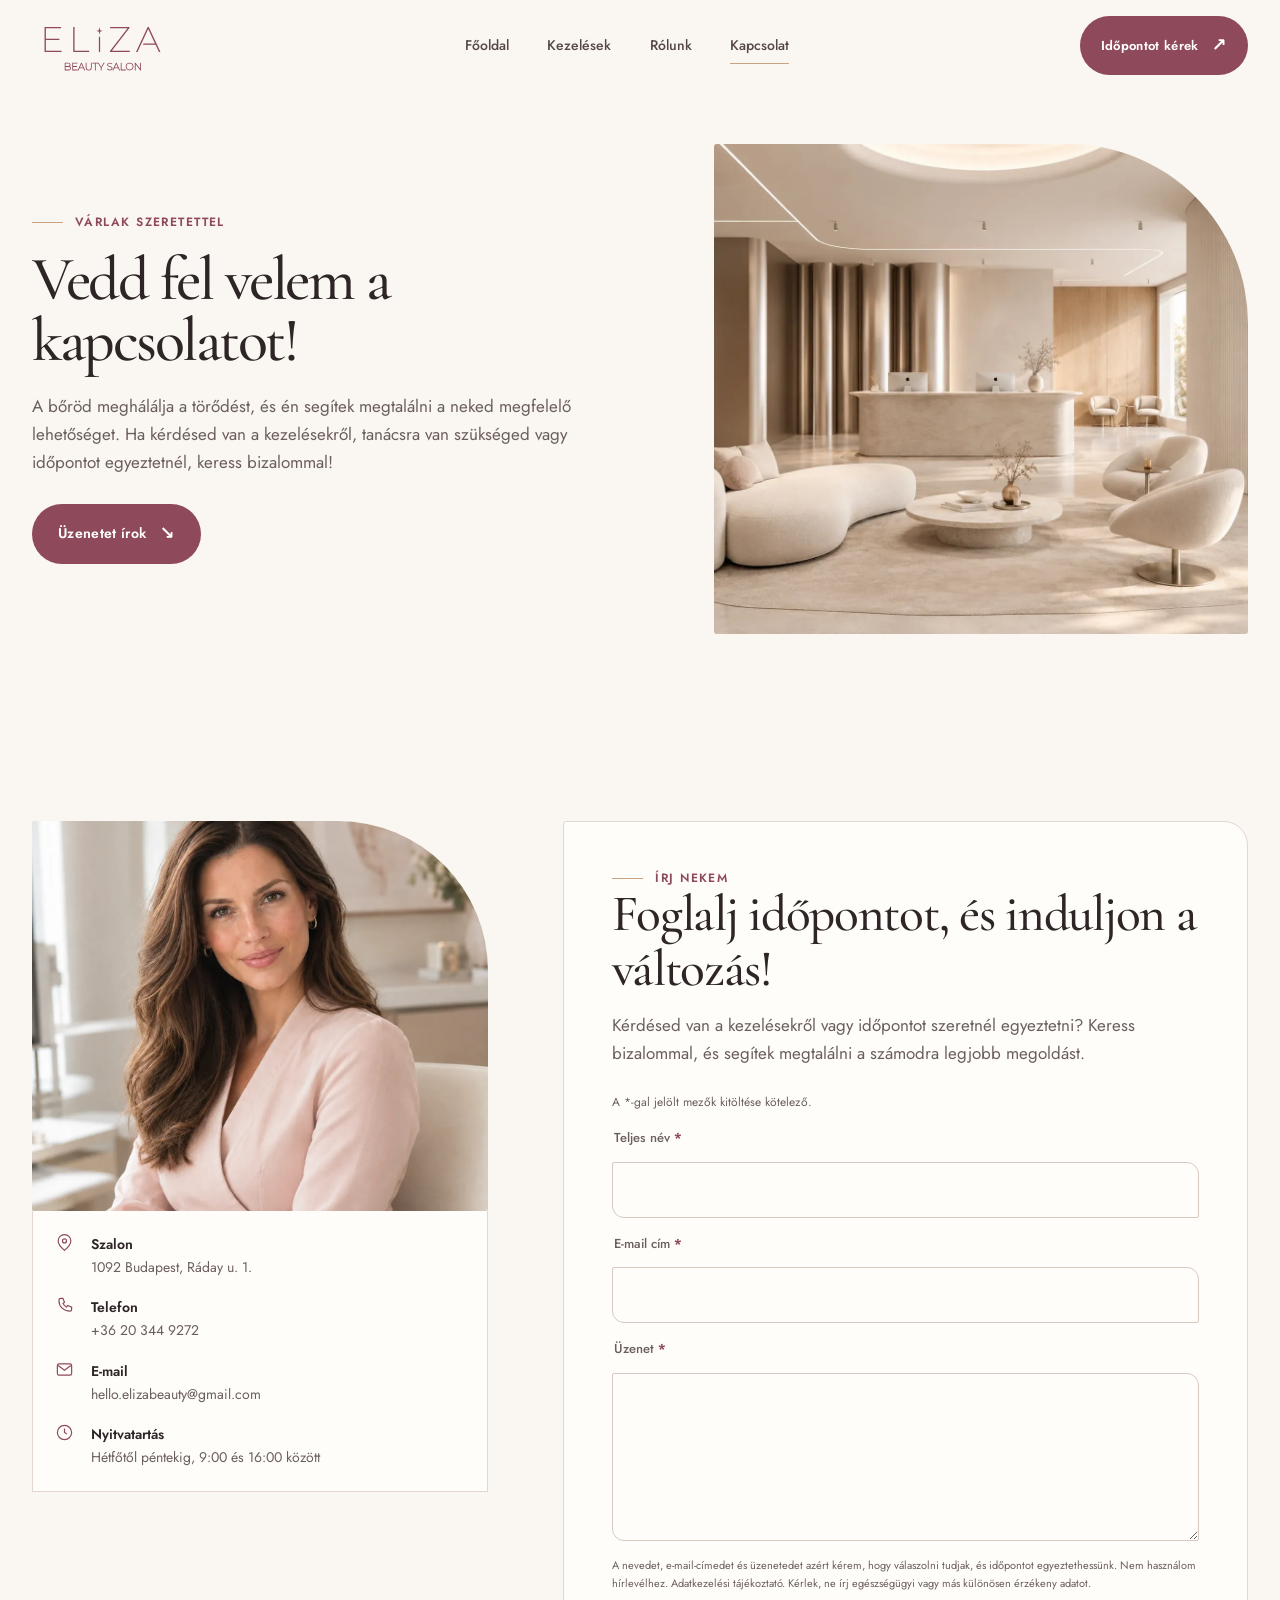
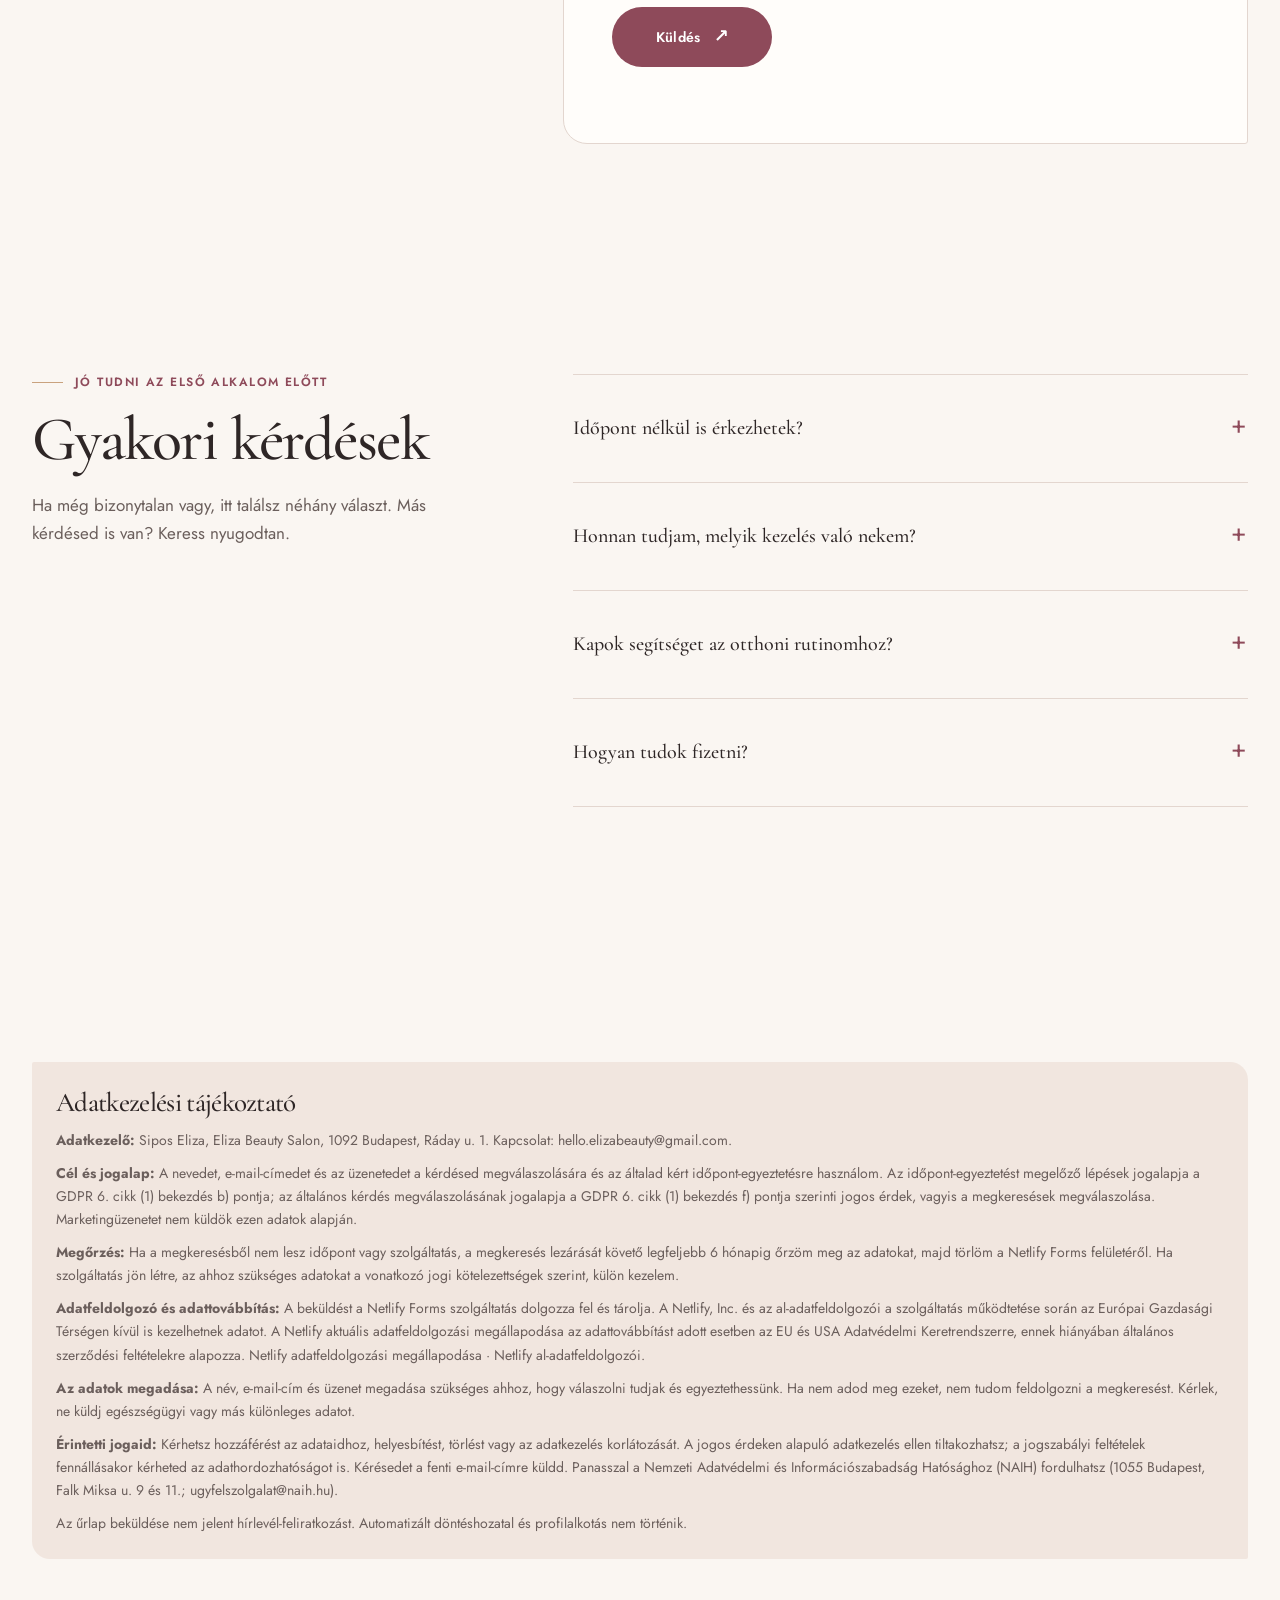
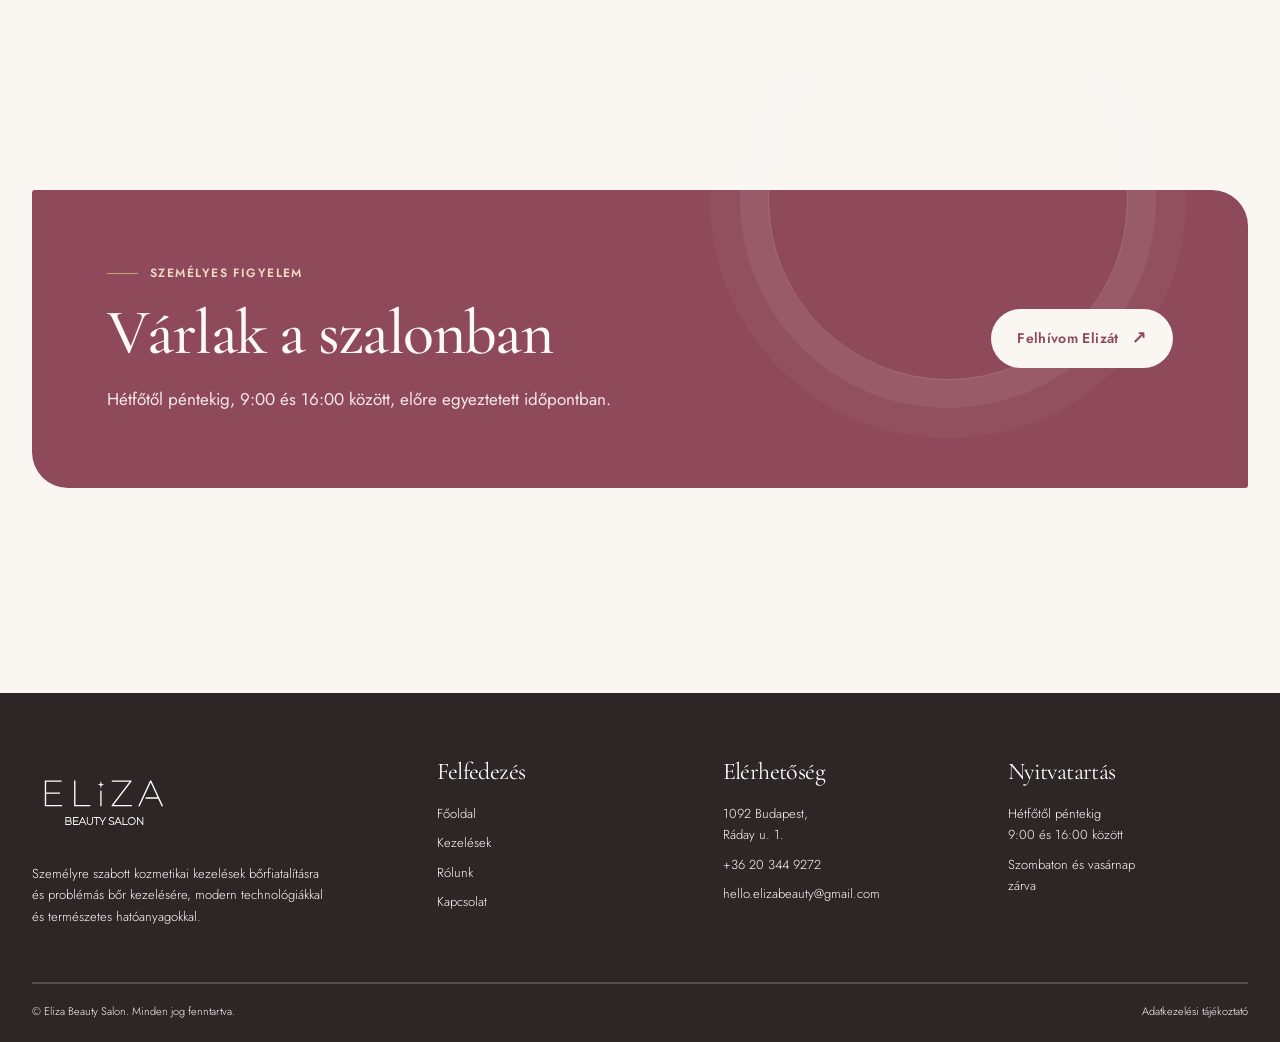
<file: public/kapcsolat.html>
<!doctype html>
<html lang="hu"><head><meta charset="UTF-8"><meta name="viewport" content="width=device-width, initial-scale=1.0"><meta name="description" content="Időpontot egyeztetnél az Eliza Beauty Salonban Budapesten? Hívj, írj e-mailt vagy küldj üzenetet az űrlapon; beszéljük át együtt a neked való kezelést!">
<meta property="og:type" content="website"><meta property="og:locale" content="hu_HU"><meta property="og:site_name" content="Eliza Beauty Salon"><meta property="og:title" content="Kapcsolat és időpontkérés Budapesten | Eliza Beauty Salon"><meta property="og:description" content="Időpontot egyeztetnél az Eliza Beauty Salonban Budapesten? Hívj, írj e-mailt vagy küldj üzenetet az űrlapon; beszéljük át együtt a neked való kezelést!"><meta name="twitter:card" content="summary_large_image"><meta name="theme-color" content="#FAF6F2"><title>Kapcsolat és időpontkérés Budapesten | Eliza Beauty Salon</title><link rel="icon" href="logo/favicon.svg?v=20261029-2" type="image/svg+xml"><link rel="preconnect" href="https://fonts.googleapis.com"><link rel="preconnect" href="https://fonts.gstatic.com" crossorigin><link rel="preload" as="style" href="https://fonts.googleapis.com/css2?family=Cormorant+Garamond:wght@400;500;600&family=Jost:wght@300;400;500;600&display=swap" onload="this.onload=null;this.rel='stylesheet'"><noscript><link href="https://fonts.googleapis.com/css2?family=Cormorant+Garamond:wght@400;500;600&family=Jost:wght@300;400;500;600&display=swap" rel="stylesheet"></noscript><link rel="stylesheet" href="site.css?v=20261101-3"><link rel="stylesheet" href="pages.css?v=20261029-2"><script src="site.js?v=20261029-3" defer></script><script type="application/ld+json">{"@context":"https://schema.org","@type":"FAQPage","mainEntity":[{"@type":"Question","name":"Időpont nélkül is érkezhetek?","acceptedAnswer":{"@type":"Answer","text":"Nem, a kozmetikámban kizárólag előre egyeztetett időpontra tudlak fogadni."}},{"@type":"Question","name":"Honnan tudjam, melyik kezelés való nekem?","acceptedAnswer":{"@type":"Answer","text":"Az első találkozás alkalmával felmérem a bőröd állapotát, és átbeszéljük a számodra megfelelő kezelési tervet."}},{"@type":"Question","name":"Kapok segítséget az otthoni rutinomhoz?","acceptedAnswer":{"@type":"Answer","text":"Igen. Az első alkalom után megbeszéljük, mire figyelj a mindennapokban, és milyen termékek illenek a bőröd igényeihez."}},{"@type":"Question","name":"Hogyan tudok fizetni?","acceptedAnswer":{"@type":"Answer","text":"A szalonban bankkártyával és készpénzzel is fizethetsz."}}],"url":"https://elizasipos.netlify.app/kapcsolat.html"}</script>
<link rel="canonical" href="https://elizasipos.netlify.app/kapcsolat.html">
<meta property="og:url" content="https://elizasipos.netlify.app/kapcsolat.html">
<meta property="og:image" content="https://elizasipos.netlify.app/images/eliza/reci.webp?v=20261029-2"><meta property="og:image:alt" content="Az Eliza Beauty Salon világos, nyugodt belső tere"><meta property="og:image:type" content="image/webp"><meta property="og:image:width" content="1544"><meta property="og:image:height" content="1018">
</head><body>
<a class="skip" href="#tartalom">Ugrás a tartalomra</a><header class="header" id="header"><div class="page-container nav"><a class="brand" href="index.html" aria-label="Eliza Beauty Salon, főoldal"><img src="logo/logo.svg?v=20261029-2" alt="Eliza Beauty Salon" width="169" height="86" decoding="async"></a><nav class="links" id="mainNav" aria-label="Fő navigáció"><a href="index.html">Főoldal</a><a href="kezelesek.html">Kezelések</a><a href="rolunk.html">Rólunk</a><a href="kapcsolat.html" aria-current="page">Kapcsolat</a></nav><a class="btn nav-cta" href="#idopont">Időpontot kérek <span class="arrow">↗</span></a><button class="menu" type="button" aria-expanded="false" aria-controls="mainNav" aria-label="Menü megnyitása"><svg viewBox="0 0 24 24" fill="none" stroke="currentColor" stroke-width="1.6" stroke-linecap="round"><path d="M4 8h16M4 16h16"/></svg></button></div></header>
<main id="tartalom"><section class="hero inner-hero"><div class="page-container inner-hero-grid"><div class="inner-copy"><div class="eyebrow">Várlak szeretettel</div><h1 class="title">Vedd fel velem a kapcsolatot!</h1><p class="intro">A bőröd meghálálja a törődést, és én segítek megtalálni a neked megfelelő lehetőséget. Ha kérdésed van a kezelésekről, tanácsra van szükséged vagy időpontot egyeztetnél, keress bizalommal!</p><a class="btn" href="#idopont">Üzenetet írok <span class="arrow">↘</span></a></div><img class="inner-image" src="images/eliza/reci.webp?v=20261029-2" alt="Az Eliza Beauty Salon nyugodt belső tere" fetchpriority="high" width="1544" height="1018"></div></section>
<section class="section contact-section" id="idopont"><div class="page-container contact-page"><aside class="contact-visual"><img src="images/eliza/Sipos%20Eliza_03.webp?v=20261029-2" alt="Sipos Eliza a szalonban" loading="lazy" width="1254" height="1254" decoding="async"><div class="contact-details"><div class="contact-detail"><svg viewBox="0 0 24 24" fill="none" stroke="currentColor" stroke-width="1.5" aria-hidden="true"><path d="M20 10c0 5-8 12-8 12S4 15 4 10a8 8 0 1 1 16 0Z"/><circle cx="12" cy="10" r="2.5"/></svg><div><strong>Szalon</strong>1092 Budapest, Ráday u. 1.</div></div><div class="contact-detail"><svg viewBox="0 0 24 24" fill="none" stroke="currentColor" stroke-width="1.5" aria-hidden="true"><path d="M7 3h3l2 5-2 1.5a15 15 0 0 0 4.5 4.5L16 12l5 2v3c0 1.1-.9 2-2 2C10.7 19 5 13.3 5 6c0-1.7.8-3 2-3Z"/></svg><div><strong>Telefon</strong><a href="tel:+36203449272">+36 20 344 9272</a></div></div><div class="contact-detail"><svg viewBox="0 0 24 24" fill="none" stroke="currentColor" stroke-width="1.5" aria-hidden="true"><rect x="3" y="5" width="18" height="14" rx="2"/><path d="m4 7 8 6 8-6"/></svg><div><strong>E-mail</strong><a href="mailto:hello.elizabeauty@gmail.com">hello.elizabeauty@gmail.com</a></div></div><div class="contact-detail"><svg viewBox="0 0 24 24" fill="none" stroke="currentColor" stroke-width="1.5" aria-hidden="true"><circle cx="12" cy="12" r="9"/><path d="M12 7v5l3 2"/></svg><div><strong>Nyitvatartás</strong>Hétfőtől péntekig, 9:00 és 16:00 között</div></div></div></aside>
<div class="contact-form-panel"><div class="eyebrow">Írj nekem</div><h2 class="title">Foglalj időpontot, és induljon a változás!</h2><p>Kérdésed van a kezelésekről vagy időpontot szeretnél egyeztetni? Keress bizalommal, és segítek megtalálni a számodra legjobb megoldást.</p><form class="booking-form netlify-form" name="kapcsolat-uzenet" method="POST" action="/koszonjuk.html" data-netlify="true" netlify-honeypot="bot-field"><input type="hidden" name="form-name" value="kapcsolat-uzenet"><div hidden><label>Ne töltsd ki ezt a mezőt: <input name="bot-field" tabindex="-1" autocomplete="off"></label></div><div class="field"><label for="name">Teljes név</label><input id="name" name="name" autocomplete="name" required></div><div class="field"><label for="email">E-mail cím</label><input id="email" name="email" type="email" autocomplete="email" required></div><div class="field"><label for="message">Üzenet</label><textarea id="message" name="message" rows="5" required></textarea></div><p class="consent-note">A nevedet, e-mail-címedet és üzenetedet azért kérem, hogy válaszolni tudjak, és időpontot egyeztethessünk. Nem használom hírlevélhez. <a href="kapcsolat.html#adatkezeles">Adatkezelési tájékoztató</a>. Kérlek, ne írj egészségügyi vagy más különösen érzékeny adatot.</p><button class="btn" type="submit">Küldés <span class="arrow">↗</span></button><p class="form-status" aria-live="polite"></p></form></div></div></section>
<section class="section"><div class="page-container faq-layout"><div class="faq-side"><div class="eyebrow">Jó tudni az első alkalom előtt</div><h2 class="title">Gyakori kérdések</h2><p>Ha még bizonytalan vagy, itt találsz néhány választ. Más kérdésed is van? Keress nyugodtan.</p></div><div class="faq-list"><details><summary>Időpont nélkül is érkezhetek?</summary><div class="faq-answer">Nem, a kozmetikámban kizárólag előre egyeztetett időpontra tudlak fogadni.</div></details><details><summary>Honnan tudjam, melyik kezelés való nekem?</summary><div class="faq-answer">Az első találkozás alkalmával felmérem a bőröd állapotát, és átbeszéljük a számodra megfelelő kezelési tervet.</div></details><details><summary>Kapok segítséget az otthoni rutinomhoz?</summary><div class="faq-answer">Igen. Az első alkalom után megbeszéljük, mire figyelj a mindennapokban, és milyen termékek illenek a bőröd igényeihez.</div></details><details><summary>Hogyan tudok fizetni?</summary><div class="faq-answer">A szalonban bankkártyával és készpénzzel is fizethetsz.</div></details></div></div></section>
<section class="section" id="adatkezeles"><div class="page-container"><div class="legal-note"><h2>Adatkezelési tájékoztató</h2><p><strong>Adatkezelő:</strong> Sipos Eliza, Eliza Beauty Salon, 1092 Budapest, Ráday u. 1. Kapcsolat: <a href="mailto:hello.elizabeauty@gmail.com">hello.elizabeauty@gmail.com</a>.</p><p><strong>Cél és jogalap:</strong> A nevedet, e-mail-címedet és az üzenetedet a kérdésed megválaszolására és az általad kért időpont-egyeztetésre használom. Az időpont-egyeztetést megelőző lépések jogalapja a GDPR 6. cikk (1) bekezdés b) pontja; az általános kérdés megválaszolásának jogalapja a GDPR 6. cikk (1) bekezdés f) pontja szerinti jogos érdek, vagyis a megkeresések megválaszolása. Marketingüzenetet nem küldök ezen adatok alapján.</p><p><strong>Megőrzés:</strong> Ha a megkeresésből nem lesz időpont vagy szolgáltatás, a megkeresés lezárását követő legfeljebb 6 hónapig őrzöm meg az adatokat, majd törlöm a Netlify Forms felületéről. Ha szolgáltatás jön létre, az ahhoz szükséges adatokat a vonatkozó jogi kötelezettségek szerint, külön kezelem.</p><p><strong>Adatfeldolgozó és adattovábbítás:</strong> A beküldést a Netlify Forms szolgáltatás dolgozza fel és tárolja. A Netlify, Inc. és az al-adatfeldolgozói a szolgáltatás működtetése során az Európai Gazdasági Térségen kívül is kezelhetnek adatot. A Netlify aktuális adatfeldolgozási megállapodása az adattovábbítást adott esetben az EU és USA Adatvédelmi Keretrendszerre, ennek hiányában általános szerződési feltételekre alapozza. <a href="https://www.netlify.com/pdf/netlify-dpa.pdf" target="_blank" rel="noopener noreferrer">Netlify adatfeldolgozási megállapodása</a> · <a href="https://www.netlify.com/legal/subprocessors/" target="_blank" rel="noopener noreferrer">Netlify al-adatfeldolgozói</a>.</p><p><strong>Az adatok megadása:</strong> A név, e-mail-cím és üzenet megadása szükséges ahhoz, hogy válaszolni tudjak és egyeztethessünk. Ha nem adod meg ezeket, nem tudom feldolgozni a megkeresést. Kérlek, ne küldj egészségügyi vagy más különleges adatot.</p><p><strong>Érintetti jogaid:</strong> Kérhetsz hozzáférést az adataidhoz, helyesbítést, törlést vagy az adatkezelés korlátozását. A jogos érdeken alapuló adatkezelés ellen tiltakozhatsz; a jogszabályi feltételek fennállásakor kérheted az adathordozhatóságot is. Kérésedet a fenti e-mail-címre küldd. Panasszal a <a href="https://www.naih.hu/" target="_blank" rel="noopener noreferrer">Nemzeti Adatvédelmi és Információszabadság Hatósághoz (NAIH)</a> fordulhatsz (1055 Budapest, Falk Miksa u. 9 és 11.; <a href="mailto:ugyfelszolgalat@naih.hu">ugyfelszolgalat@naih.hu</a>).</p><p>Az űrlap beküldése nem jelent hírlevél-feliratkozást. Automatizált döntéshozatal és profilalkotás nem történik.</p></div></div></section>
<section class="section offer"><div class="page-container"><div class="offer-panel"><div class="offer-content"><div class="eyebrow">Személyes figyelem</div><h2>Várlak a szalonban</h2><p>Hétfőtől péntekig, 9:00 és 16:00 között, előre egyeztetett időpontban.</p></div><div class="offer-action"><a class="btn btn-light" href="tel:+36203449272">Felhívom Elizát <span class="arrow">↗</span></a></div></div></div></section></main>
<footer class="footer"><div class="page-container"><div class="footer-top"><div class="footer-brand"><a href="index.html"><img src="logo/logo-feher.svg?v=20261029-2" alt="Eliza Beauty Salon" width="169" height="86" decoding="async"></a><p>Személyre szabott kozmetikai kezelések bőrfiatalításra és problémás bőr kezelésére, modern technológiákkal és természetes hatóanyagokkal.</p></div><div class="footer-col"><h3>Felfedezés</h3><a href="index.html">Főoldal</a><a href="kezelesek.html">Kezelések</a><a href="rolunk.html">Rólunk</a><a href="kapcsolat.html">Kapcsolat</a></div><div class="footer-col"><h3>Elérhetőség</h3><p>1092 Budapest,<br>Ráday u. 1.</p><a href="tel:+36203449272">+36 20 344 9272</a><a href="mailto:hello.elizabeauty@gmail.com">hello.elizabeauty@gmail.com</a></div><div class="footer-col"><h3>Nyitvatartás</h3><p>Hétfőtől péntekig<br>9:00 és 16:00 között</p><p>Szombaton és vasárnap<br>zárva</p></div></div><div class="footer-bottom"><span>© Eliza Beauty Salon. Minden jog fenntartva.</span><a href="#adatkezeles">Adatkezelési tájékoztató</a></div></div></footer></body></html>
</file>
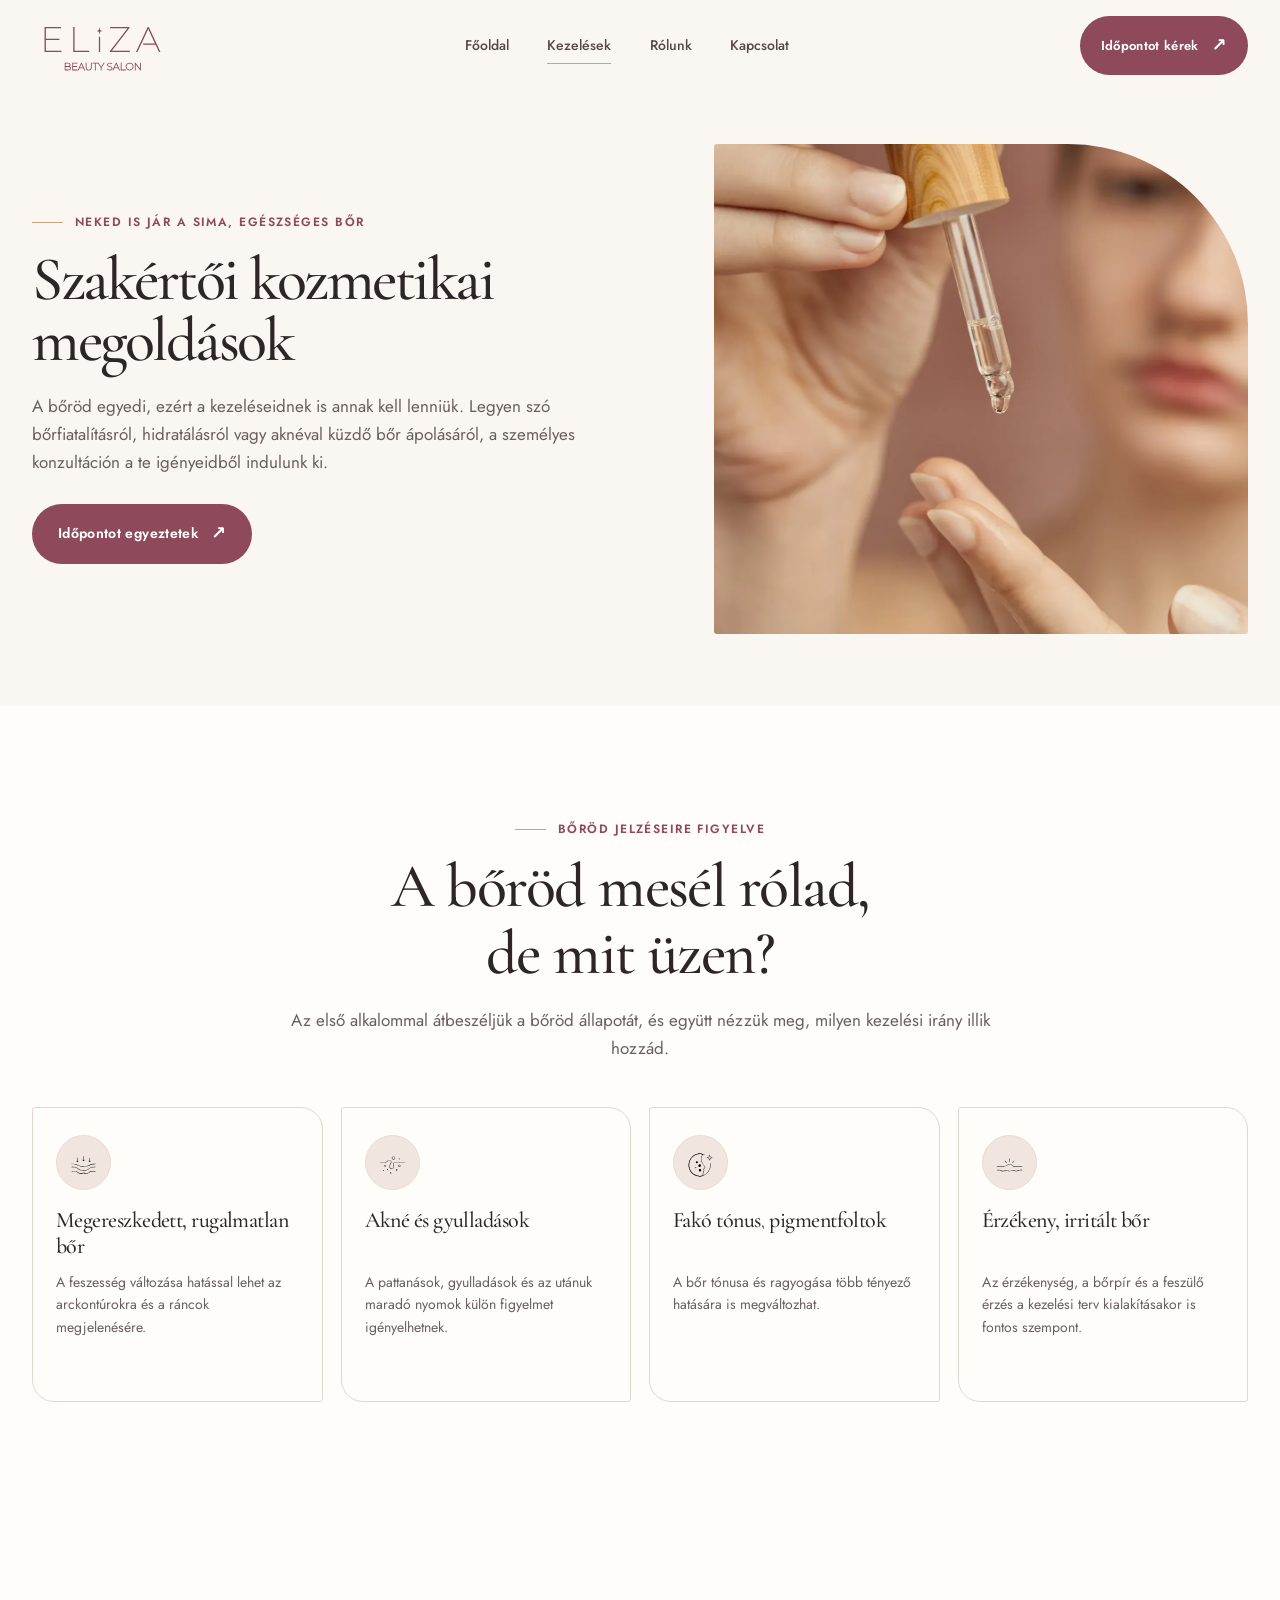
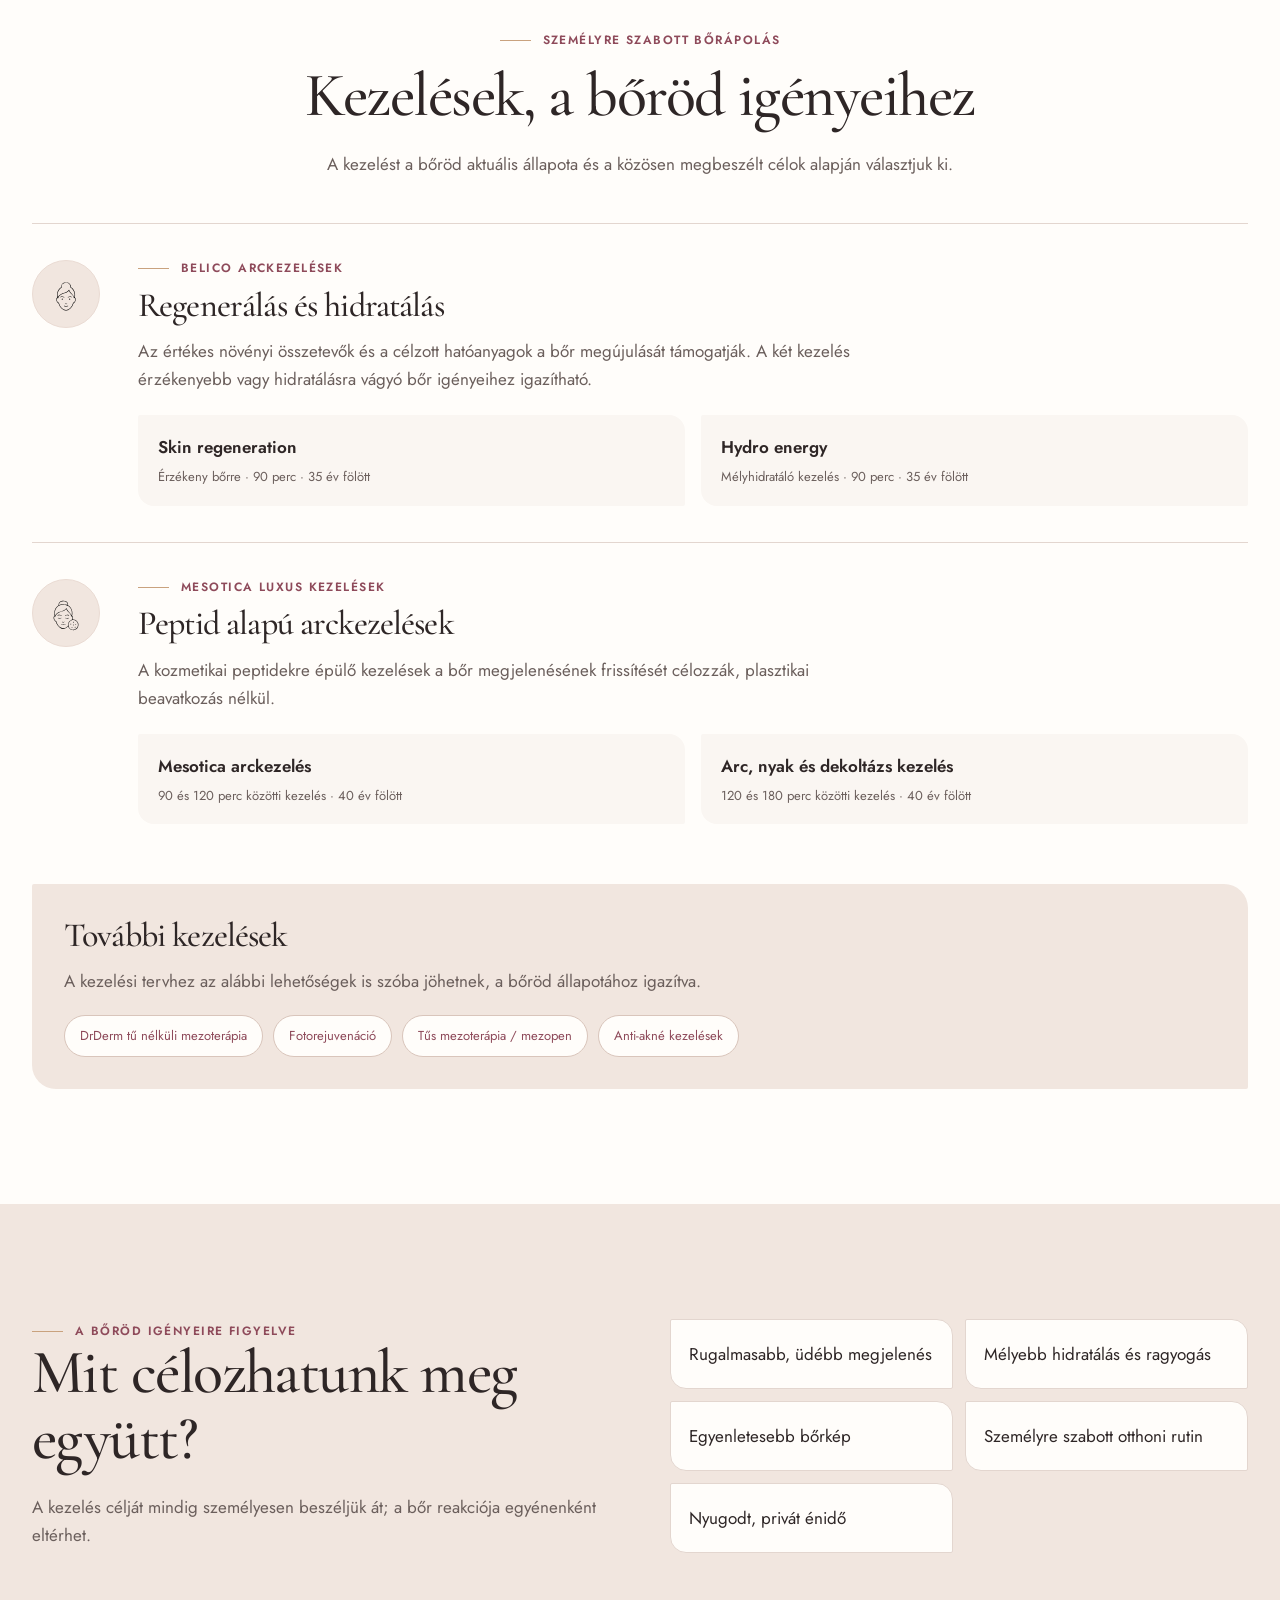
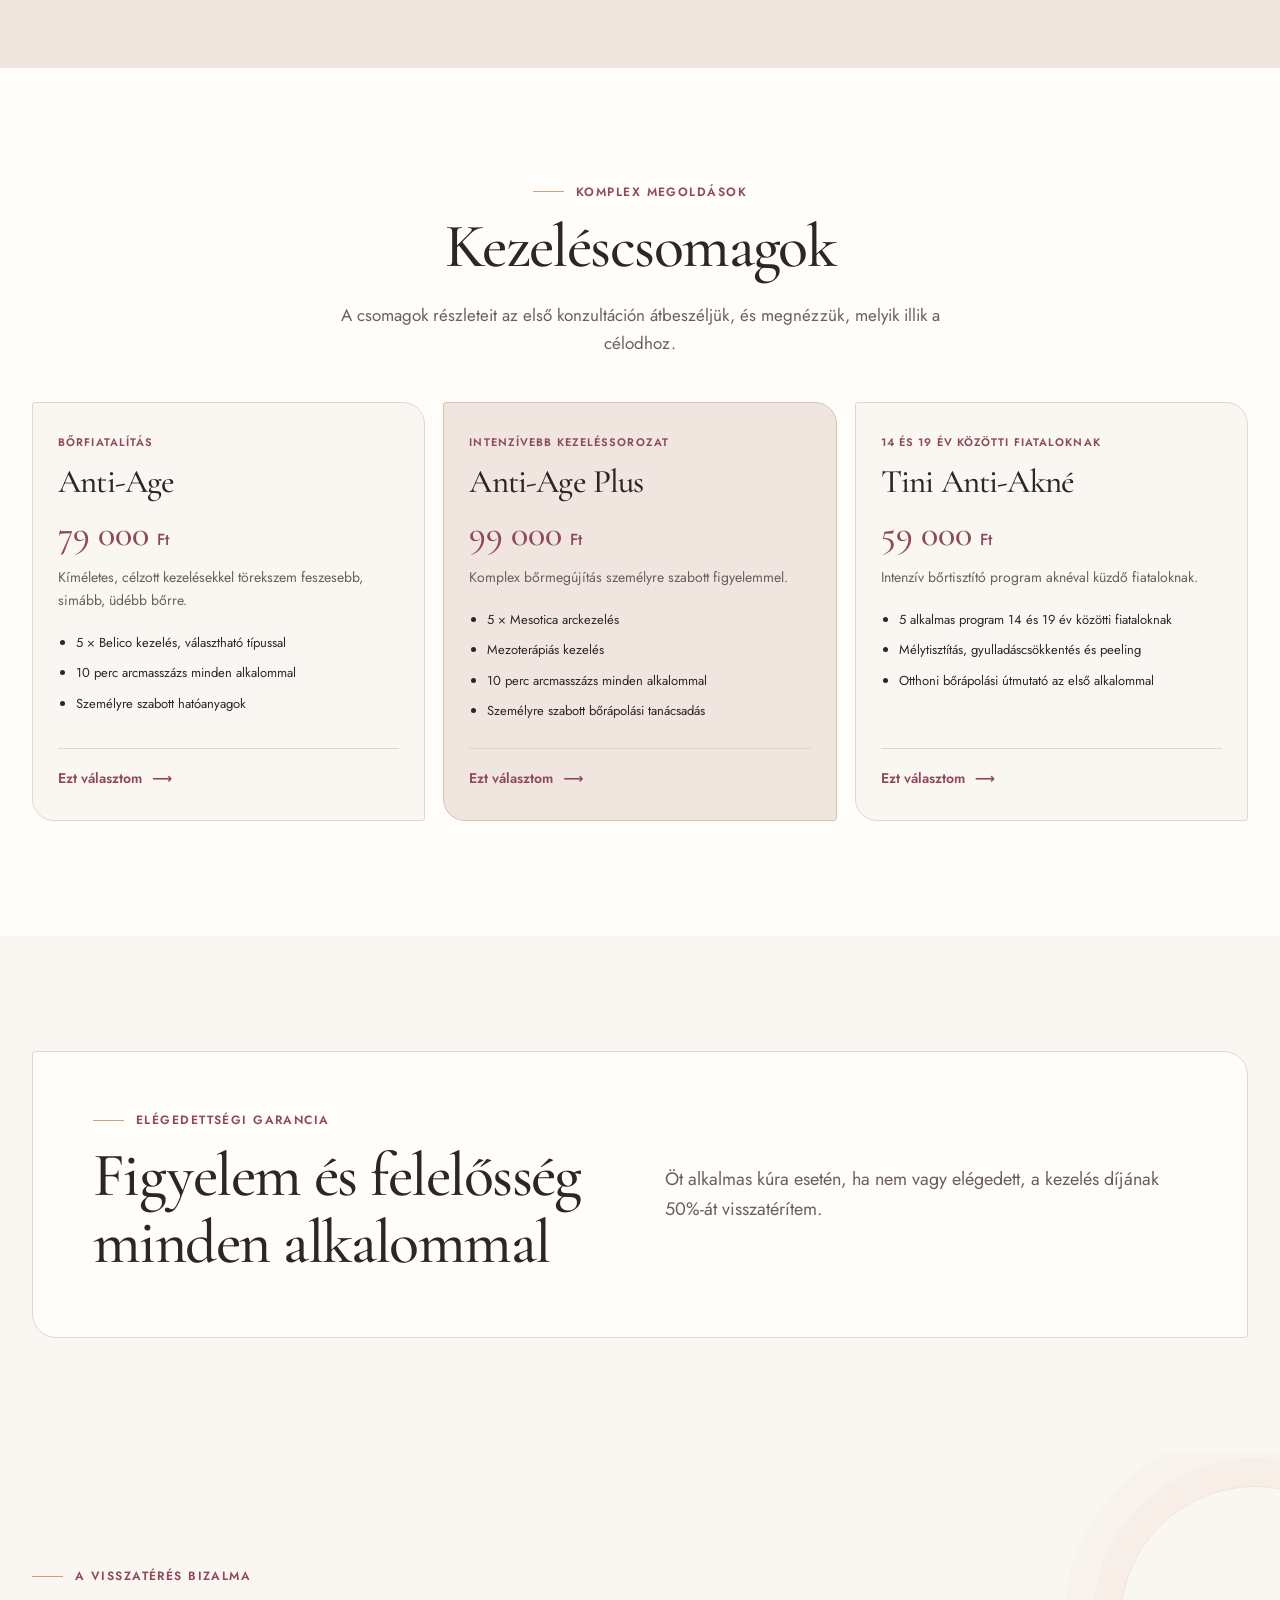
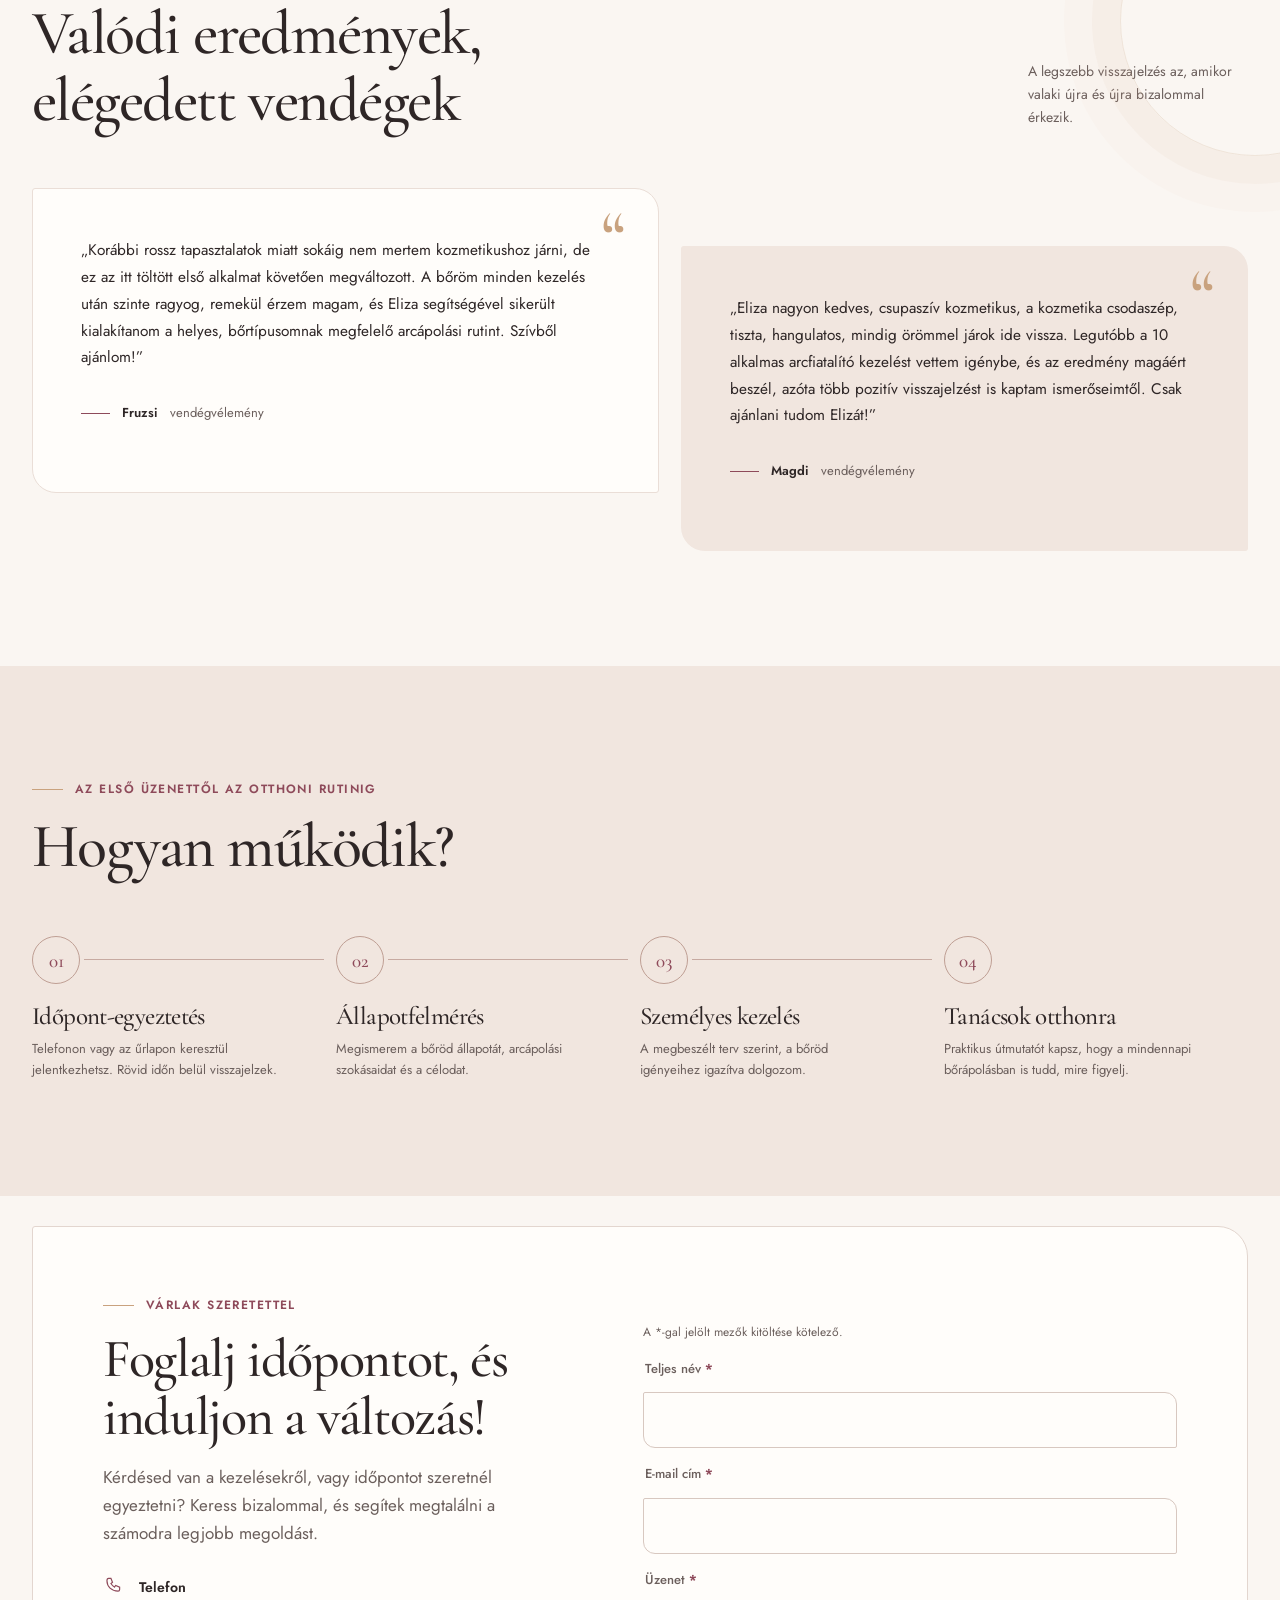
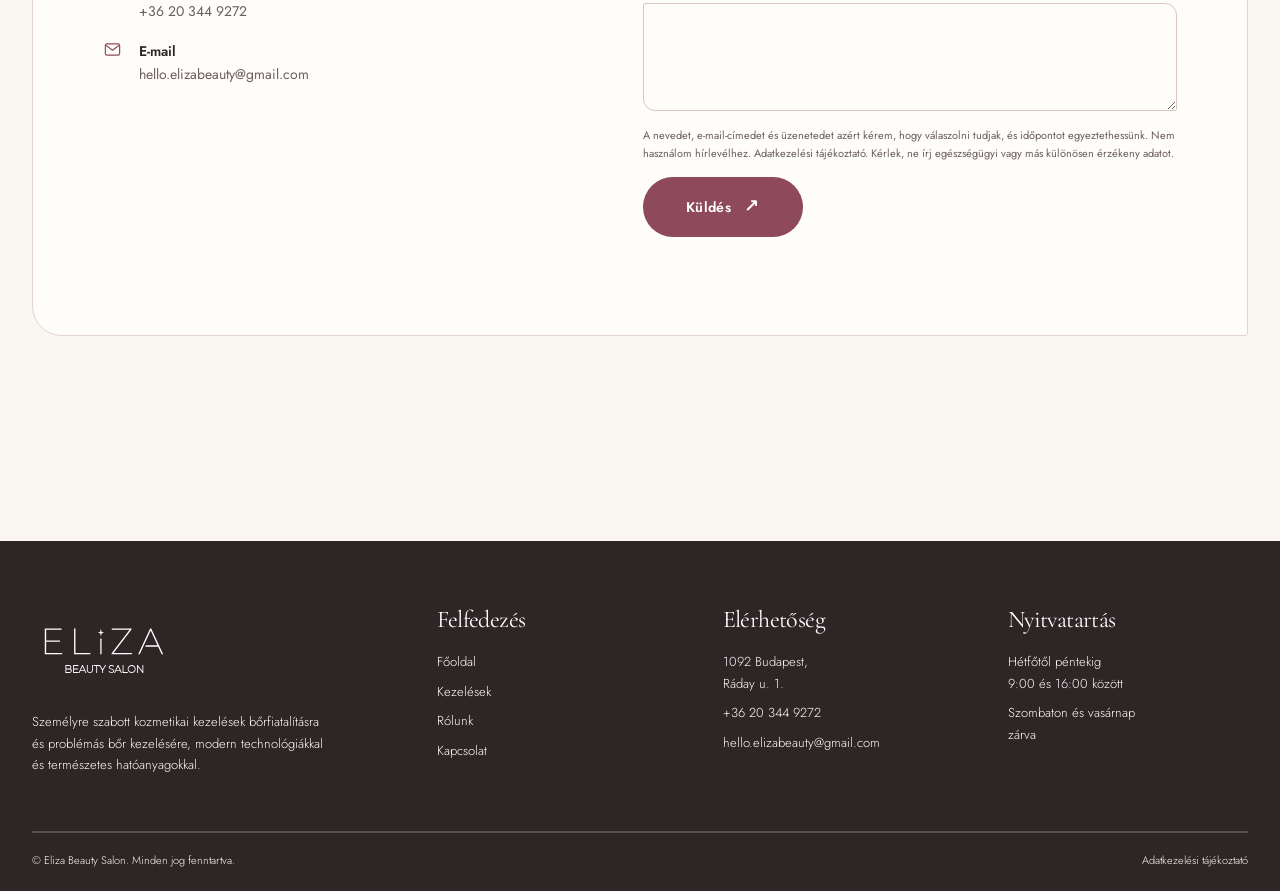
<file: public/kezelesek.html>
<!doctype html>
<html lang="hu"><head>
<meta charset="UTF-8"><meta name="viewport" content="width=device-width, initial-scale=1.0">
<meta name="description" content="Ismerd meg a személyre szabott bőrfiatalító, hidratáló és anti-akné kezeléseket, valamint az Eliza Beauty Salon csomagjait Budapesten. Kérj időpontot!">
<meta property="og:type" content="website"><meta property="og:locale" content="hu_HU"><meta property="og:site_name" content="Eliza Beauty Salon"><meta property="og:title" content="Kozmetikai kezelések Budapesten | Eliza Beauty Salon"><meta property="og:description" content="Ismerd meg a személyre szabott bőrfiatalító, hidratáló és anti-akné kezeléseket, valamint az Eliza Beauty Salon csomagjait Budapesten. Kérj időpontot!"><meta name="twitter:card" content="summary_large_image">
<meta name="theme-color" content="#FAF6F2"><title>Kozmetikai kezelések Budapesten | Eliza Beauty Salon</title>
<link rel="icon" href="logo/favicon.svg?v=20261029-2" type="image/svg+xml"><link rel="preconnect" href="https://fonts.googleapis.com"><link rel="preconnect" href="https://fonts.gstatic.com" crossorigin>
<link rel="preload" as="style" href="https://fonts.googleapis.com/css2?family=Cormorant+Garamond:wght@400;500;600&family=Jost:wght@300;400;500;600&display=swap" onload="this.onload=null;this.rel='stylesheet'"><noscript><link href="https://fonts.googleapis.com/css2?family=Cormorant+Garamond:wght@400;500;600&family=Jost:wght@300;400;500;600&display=swap" rel="stylesheet"></noscript><link rel="stylesheet" href="site.css?v=20261101-3"><link rel="stylesheet" href="pages.css?v=20261029-2"><script src="site.js?v=20261029-3" defer></script><script type="application/ld+json">{"@context":"https://schema.org","@type":"WebPage","name":"Kozmetikai kezelések Budapesten | Eliza Beauty Salon","description":"Fedezd fel a személyre szabott bőrfiatalító, hidratáló és anti-akné kezeléseket, valamint az Eliza Beauty Salon csomagjait Budapesten. Kérj időpontot!","inLanguage":"hu-HU","about":{"@type":"BeautySalon","name":"Eliza Beauty Salon"},"url":"https://elizasipos.netlify.app/kezelesek.html","primaryImageOfPage":"https://elizasipos.netlify.app/images/eliza/reci.webp?v=20261029-2"}</script>
<link rel="canonical" href="https://elizasipos.netlify.app/kezelesek.html">
<meta property="og:url" content="https://elizasipos.netlify.app/kezelesek.html">
<meta property="og:image" content="https://elizasipos.netlify.app/images/eliza/reci.webp?v=20261029-2"><meta property="og:image:alt" content="Az Eliza Beauty Salon világos, nyugodt belső tere"><meta property="og:image:type" content="image/webp"><meta property="og:image:width" content="1544"><meta property="og:image:height" content="1018">
</head><body>
<a class="skip" href="#tartalom">Ugrás a tartalomra</a>
<header class="header" id="header"><div class="page-container nav"><a class="brand" href="index.html" aria-label="Eliza Beauty Salon, főoldal"><img src="logo/logo.svg?v=20261029-2" alt="Eliza Beauty Salon" width="169" height="86" decoding="async"></a><nav class="links" id="mainNav" aria-label="Fő navigáció"><a href="index.html">Főoldal</a><a href="kezelesek.html" aria-current="page">Kezelések</a><a href="rolunk.html">Rólunk</a><a href="kapcsolat.html">Kapcsolat</a></nav><a class="btn nav-cta" href="#idopont">Időpontot kérek <span class="arrow">↗</span></a><button class="menu" type="button" aria-expanded="false" aria-controls="mainNav" aria-label="Menü megnyitása"><svg viewBox="0 0 24 24" fill="none" stroke="currentColor" stroke-width="1.6" stroke-linecap="round"><path d="M4 8h16M4 16h16"/></svg></button></div></header>
<main id="tartalom">
<section class="hero inner-hero"><div class="page-container inner-hero-grid"><div class="inner-copy"><div class="eyebrow">Neked is jár a sima, egészséges bőr</div><h1 class="title">Szakértői kozmetikai megoldások</h1><p class="intro">A bőröd egyedi, ezért a kezeléseidnek is annak kell lenniük. Legyen szó bőrfiatalításról, hidratálásról vagy aknéval küzdő bőr ápolásáról, a személyes konzultáción a te igényeidből indulunk ki.</p><a class="btn" href="#idopont">Időpontot egyeztetek <span class="arrow">↗</span></a></div><img class="inner-image" src="images/eliza/close-up-woman-with-serum.webp?v=20261029-2" alt="Arcápolás közben, szérummal" fetchpriority="high" width="1200" height="1800"></div></section>
<section class="section concerns"><div class="page-container"><header class="concerns-head"><div class="eyebrow">Bőröd jelzéseire figyelve</div><h2 class="title">A bőröd mesél rólad,<br>de mit üzen?</h2><p>Az első alkalommal átbeszéljük a bőröd állapotát, és együtt nézzük meg, milyen kezelési irány illik hozzád.</p></header><div class="concern-grid">
<article class="concern-card"><div class="concern-icon"><img src="images/kezelesek/ikonok-05.svg?v=20261029-2" alt="" width="302" height="344" loading="lazy" decoding="async"></div><h3>Megereszkedett, rugalmatlan bőr</h3><p>A feszesség változása hatással lehet az arckontúrokra és a ráncok megjelenésére.</p></article>
<article class="concern-card"><div class="concern-icon"><img src="images/kezelesek/ikonok-06.svg?v=20261029-2" alt="" width="302" height="344" loading="lazy" decoding="async"></div><h3>Akné és gyulladások</h3><p>A pattanások, gyulladások és az utánuk maradó nyomok külön figyelmet igényelhetnek.</p></article>
<article class="concern-card"><div class="concern-icon"><img src="images/kezelesek/ikonok-07.svg?v=20261029-2" alt="" width="302" height="344" loading="lazy" decoding="async"></div><h3>Fakó tónus, pigmentfoltok</h3><p>A bőr tónusa és ragyogása több tényező hatására is megváltozhat.</p></article>
<article class="concern-card"><div class="concern-icon"><img src="images/kezelesek/ikonok-08.svg?v=20261029-2" alt="" width="302" height="344" loading="lazy" decoding="async"></div><h3>Érzékeny, irritált bőr</h3><p>Az érzékenység, a bőrpír és a feszülő érzés a kezelési terv kialakításakor is fontos szempont.</p></article>
</div></div></section>
<section class="section treatment-section"><div class="page-container"><div class="section-heading"><div class="eyebrow">Személyre szabott bőrápolás</div><h2 class="title">Kezelések, a bőröd igényeihez</h2><p class="intro">A kezelést a bőröd aktuális állapota és a közösen megbeszélt célok alapján választjuk ki.</p></div>
<article class="treatment-family"><div class="family-icon"><img src="images/kezelesek/ikonok-09.svg?v=20261029-2" alt="" width="302" height="344" loading="lazy" decoding="async"></div><div class="family-copy"><span class="eyebrow">Belico arckezelések</span><h3>Regenerálás és hidratálás</h3><p>Az értékes növényi összetevők és a célzott hatóanyagok a bőr megújulását támogatják. A két kezelés érzékenyebb vagy hidratálásra vágyó bőr igényeihez igazítható.</p><div class="treatment-options"><div><strong>Skin regeneration</strong><span>Érzékeny bőrre · 90 perc · 35 év fölött</span></div><div><strong>Hydro energy</strong><span>Mélyhidratáló kezelés · 90 perc · 35 év fölött</span></div></div></div></article>
<article class="treatment-family"><div class="family-icon"><img src="images/kezelesek/ikonok-01.svg?v=20261029-2" alt="" width="302" height="344" loading="lazy" decoding="async"></div><div class="family-copy"><span class="eyebrow">Mesotica luxus kezelések</span><h3>Peptid alapú arckezelések</h3><p>A kozmetikai peptidekre épülő kezelések a bőr megjelenésének frissítését célozzák, plasztikai beavatkozás nélkül.</p><div class="treatment-options"><div><strong>Mesotica arckezelés</strong><span>90 és 120 perc közötti kezelés · 40 év fölött</span></div><div><strong>Arc, nyak és dekoltázs kezelés</strong><span>120 és 180 perc közötti kezelés · 40 év fölött</span></div></div></div></article>
<div class="more-treatments"><h3>További kezelések</h3><p>A kezelési tervhez az alábbi lehetőségek is szóba jöhetnek, a bőröd állapotához igazítva.</p><ul class="chip-list"><li>DrDerm tű nélküli mezoterápia</li><li>Fotorejuvenáció</li><li>Tűs mezoterápia / mezopen</li><li>Anti-akné kezelések</li></ul></div></div></section>
<section class="section results"><div class="page-container results-layout"><div><div class="eyebrow">A bőröd igényeire figyelve</div><h2 class="title">Mit célozhatunk meg együtt?</h2><p class="intro">A kezelés célját mindig személyesen beszéljük át; a bőr reakciója egyénenként eltérhet.</p></div><ul class="results-list"><li>Rugalmasabb, üdébb megjelenés</li><li>Mélyebb hidratálás és ragyogás</li><li>Egyenletesebb bőrkép</li><li>Személyre szabott otthoni rutin</li><li>Nyugodt, privát énidő</li></ul></div></section>
<section class="section packages"><div class="page-container"><header class="section-heading"><div class="eyebrow">Komplex megoldások</div><h2 class="title">Kezeléscsomagok</h2><p class="intro">A csomagok részleteit az első konzultáción átbeszéljük, és megnézzük, melyik illik a célodhoz.</p></header><div class="package-grid">
<article class="package-card"><span class="package-label">Bőrfiatalítás</span><h3>Anti-Age</h3><p class="package-price">79 000 <small>Ft</small></p><p>Kíméletes, célzott kezelésekkel törekszem feszesebb, simább, üdébb bőrre.</p><ul><li>5 × Belico kezelés, választható típussal</li><li>10 perc arcmasszázs minden alkalommal</li><li>Személyre szabott hatóanyagok</li></ul><a class="text-link" href="?csomag=Anti-Age#idopont">Ezt választom <span>⟶</span></a></article>
<article class="package-card featured"><span class="package-label">Intenzívebb kezeléssorozat</span><h3>Anti-Age Plus</h3><p class="package-price">99 000 <small>Ft</small></p><p>Komplex bőrmegújítás személyre szabott figyelemmel.</p><ul><li>5 × Mesotica arckezelés</li><li>Mezoterápiás kezelés</li><li>10 perc arcmasszázs minden alkalommal</li><li>Személyre szabott bőrápolási tanácsadás</li></ul><a class="text-link" href="?csomag=Anti-Age%20Plus#idopont">Ezt választom <span>⟶</span></a></article>
<article class="package-card"><span class="package-label">14 és 19 év közötti fiataloknak</span><h3>Tini Anti-Akné</h3><p class="package-price">59 000 <small>Ft</small></p><p>Intenzív bőrtisztító program aknéval küzdő fiataloknak.</p><ul><li>5 alkalmas program 14 és 19 év közötti fiataloknak</li><li>Mélytisztítás, gyulladáscsökkentés és peeling</li><li>Otthoni bőrápolási útmutató az első alkalommal</li></ul><a class="text-link" href="?csomag=Tini%20Anti-Akné#idopont">Ezt választom <span>⟶</span></a></article>
</div></div></section>
<section class="section guarantee"><div class="page-container guarantee-panel"><div><div class="eyebrow">Elégedettségi garancia</div><h2 class="title">Figyelem és felelősség minden alkalommal</h2></div><p>Öt alkalmas kúra esetén, ha nem vagy elégedett, a kezelés díjának 50%-át visszatérítem.</p></div></section>


<section class="section reviews" id="velemenyek"><div class="page-container"><div class="reviews-head"><div><div class="eyebrow">A visszatérés bizalma</div><h2 class="title">Valódi eredmények,<br>elégedett vendégek</h2></div><p class="small-note">A legszebb visszajelzés az, amikor valaki újra és újra bizalommal érkezik.</p></div><div class="review-grid">
  <article class="review"><span class="quote" aria-hidden="true">“</span><p>„Korábbi rossz tapasztalatok miatt sokáig nem mertem kozmetikushoz járni, de ez az itt töltött első alkalmat követően megváltozott. A bőröm minden kezelés után szinte ragyog, remekül érzem magam, és Eliza segítségével sikerült kialakítanom a helyes, bőrtípusomnak megfelelő arcápolási rutint. Szívből ajánlom!”</p><footer><strong>Fruzsi</strong><span>vendégvélemény</span></footer></article>
  <article class="review"><span class="quote" aria-hidden="true">“</span><p>„Eliza nagyon kedves, csupaszív kozmetikus, a kozmetika csodaszép, tiszta, hangulatos, mindig örömmel járok ide vissza. Legutóbb a 10 alkalmas arcfiatalító kezelést vettem igénybe, és az eredmény magáért beszél, azóta több pozitív visszajelzést is kaptam ismerőseimtől. Csak ajánlani tudom Elizát!”</p><footer><strong>Magdi</strong><span>vendégvélemény</span></footer></article>
</div></div></section>

<section class="section process" id="folyamat"><div class="page-container"><div class="process-head"><div><div class="eyebrow">Az első üzenettől az otthoni rutinig</div><h2 class="title">Hogyan működik?</h2></div></div><div class="steps"><article class="step"><div class="step-number">01</div><h3>Időpont-egyeztetés</h3><p>Telefonon vagy az űrlapon keresztül jelentkezhetsz. Rövid időn belül visszajelzek.</p></article><article class="step"><div class="step-number">02</div><h3>Állapotfelmérés</h3><p>Megismerem a bőröd állapotát, arcápolási szokásaidat és a célodat.</p></article><article class="step"><div class="step-number">03</div><h3>Személyes kezelés</h3><p>A megbeszélt terv szerint, a bőröd igényeihez igazítva dolgozom.</p></article><article class="step"><div class="step-number">04</div><h3>Tanácsok otthonra</h3><p>Praktikus útmutatót kapsz, hogy a mindennapi bőrápolásban is tudd, mire figyelj.</p></article></div></div></section>

<section class="section contact" id="idopont"><div class="page-container"><div class="contact-panel">
  <div class="contact-copy"><div class="eyebrow">Várlak szeretettel</div><h2 class="title">Foglalj időpontot, és induljon a változás!</h2><p>Kérdésed van a kezelésekről, vagy időpontot szeretnél egyeztetni? Keress bizalommal, és segítek megtalálni a számodra legjobb megoldást.</p><div class="contact-details"><div class="contact-detail"><svg viewBox="0 0 24 24" fill="none" stroke="currentColor" stroke-width="1.5" aria-hidden="true"><path d="M7 3h3l2 5-2 1.5a15 15 0 0 0 4.5 4.5L16 12l5 2v3c0 1.1-.9 2-2 2C10.7 19 5 13.3 5 6c0-1.7.8-3 2-3Z"/></svg><div><strong>Telefon</strong><a href="tel:+36203449272">+36 20 344 9272</a></div></div><div class="contact-detail"><svg viewBox="0 0 24 24" fill="none" stroke="currentColor" stroke-width="1.5" aria-hidden="true"><rect x="3" y="5" width="18" height="14" rx="2"/><path d="m4 7 8 6 8-6"/></svg><div><strong>E-mail</strong><a href="mailto:hello.elizabeauty@gmail.com">hello.elizabeauty@gmail.com</a></div></div></div></div>
  <form class="booking-form netlify-form" name="kezelesek-idopontkeres" method="POST" action="/koszonjuk.html" data-netlify="true" netlify-honeypot="bot-field"><input type="hidden" name="form-name" value="kezelesek-idopontkeres"><div hidden><label>Ne töltsd ki ezt a mezőt: <input name="bot-field" tabindex="-1" autocomplete="off"></label></div><div class="field"><label for="booking-name">Teljes név</label><input id="booking-name" name="name" autocomplete="name" required></div><div class="field"><label for="booking-email">E-mail cím</label><input id="booking-email" type="email" name="email" autocomplete="email" required></div><div class="field"><label for="booking-message">Üzenet</label><textarea id="booking-message" name="message" required></textarea></div><p class="consent-note">A nevedet, e-mail-címedet és üzenetedet azért kérem, hogy válaszolni tudjak, és időpontot egyeztethessünk. Nem használom hírlevélhez. <a href="kapcsolat.html#adatkezeles">Adatkezelési tájékoztató</a>. Kérlek, ne írj egészségügyi vagy más különösen érzékeny adatot.</p><button class="btn" type="submit">Küldés <span class="arrow" aria-hidden="true">↗</span></button><p class="form-status" aria-live="polite"></p></form>
</div></div></section>
</main>
<footer class="footer"><div class="page-container"><div class="footer-top"><div class="footer-brand"><a href="index.html"><img src="logo/logo-feher.svg?v=20261029-2" alt="Eliza Beauty Salon" width="169" height="86" decoding="async"></a><p>Személyre szabott kozmetikai kezelések bőrfiatalításra és problémás bőr kezelésére, modern technológiákkal és természetes hatóanyagokkal.</p></div><div class="footer-col"><h3>Felfedezés</h3><a href="index.html">Főoldal</a><a href="kezelesek.html">Kezelések</a><a href="rolunk.html">Rólunk</a><a href="kapcsolat.html">Kapcsolat</a></div><div class="footer-col"><h3>Elérhetőség</h3><p>1092 Budapest,<br>Ráday u. 1.</p><a href="tel:+36203449272">+36 20 344 9272</a><a href="mailto:hello.elizabeauty@gmail.com">hello.elizabeauty@gmail.com</a></div><div class="footer-col"><h3>Nyitvatartás</h3><p>Hétfőtől péntekig<br>9:00 és 16:00 között</p><p>Szombaton és vasárnap<br>zárva</p></div></div><div class="footer-bottom"><span>© Eliza Beauty Salon. Minden jog fenntartva.</span><a href="kapcsolat.html#adatkezeles">Adatkezelési tájékoztató</a></div></div></footer>
</body></html>
</file>
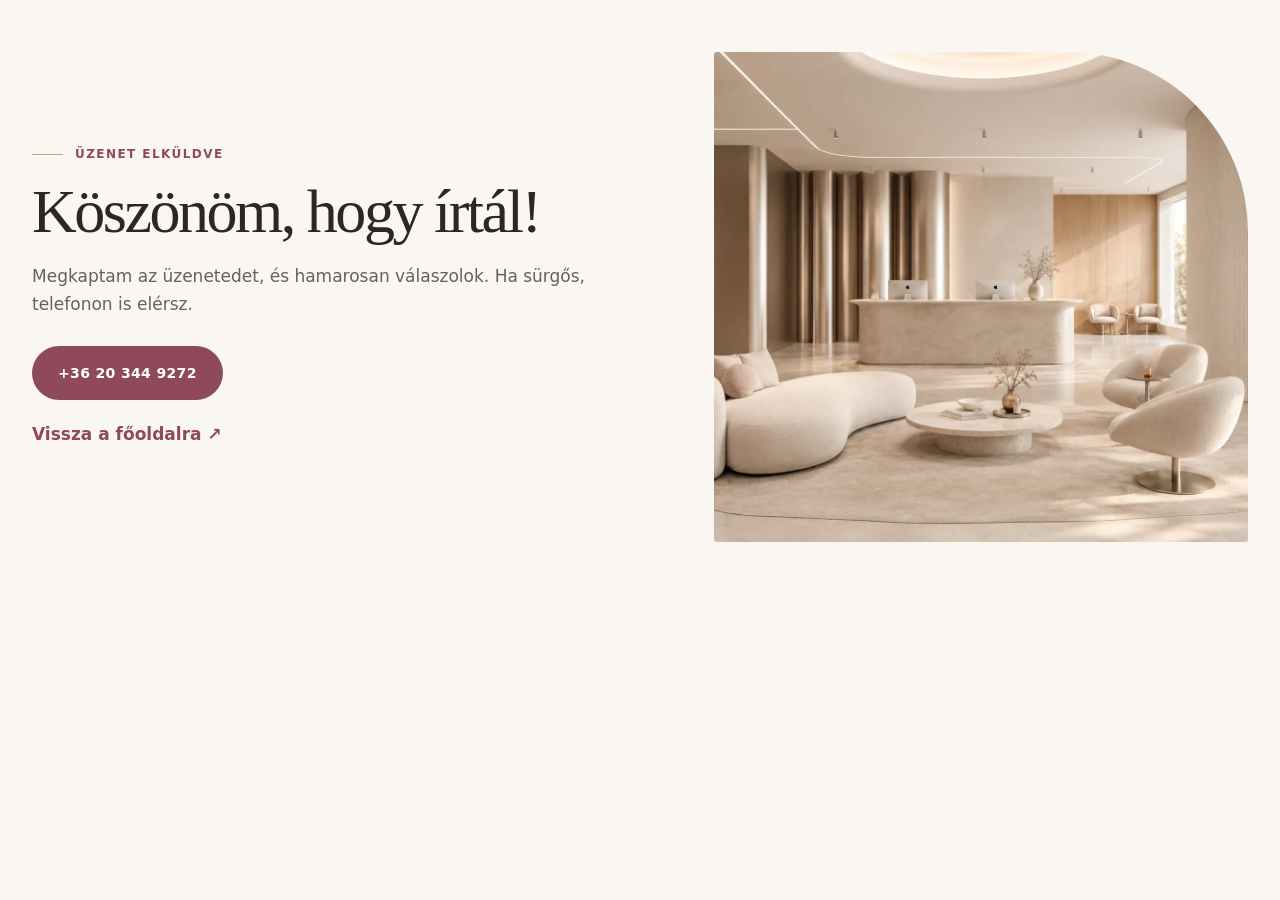
<file: public/koszonjuk.html>
<!doctype html>
<html lang="hu"><head><meta charset="UTF-8"><meta name="viewport" content="width=device-width, initial-scale=1.0"><meta name="robots" content="noindex,follow"><meta name="description" content="Köszönöm az üzenetedet. Hamarosan felveszem veled a kapcsolatot."><title>Köszönöm az üzeneted | Eliza Beauty Salon</title><link rel="icon" href="logo/favicon.svg?v=20261029-2" type="image/svg+xml"><link rel="stylesheet" href="site.css?v=20261101-3"><link rel="stylesheet" href="pages.css?v=20261029-2"></head><body><main id="tartalom"><section class="hero inner-hero"><div class="page-container inner-hero-grid"><div class="inner-copy"><div class="eyebrow">Üzenet elküldve</div><h1 class="title">Köszönöm, hogy írtál!</h1><p class="intro">Megkaptam az üzenetedet, és hamarosan válaszolok. Ha sürgős, telefonon is elérsz.</p><a class="btn" href="tel:+36203449272">+36 20 344 9272</a><p style="margin-top:20px"><a class="text-link" href="index.html">Vissza a főoldalra ↗</a></p></div><img class="inner-image" src="images/eliza/reci.webp?v=20261029-2" alt="Az Eliza Beauty Salon világos, nyugodt belső tere" width="1544" height="1018" loading="eager" fetchpriority="high" decoding="async"></div></section></main></body></html>
</file>
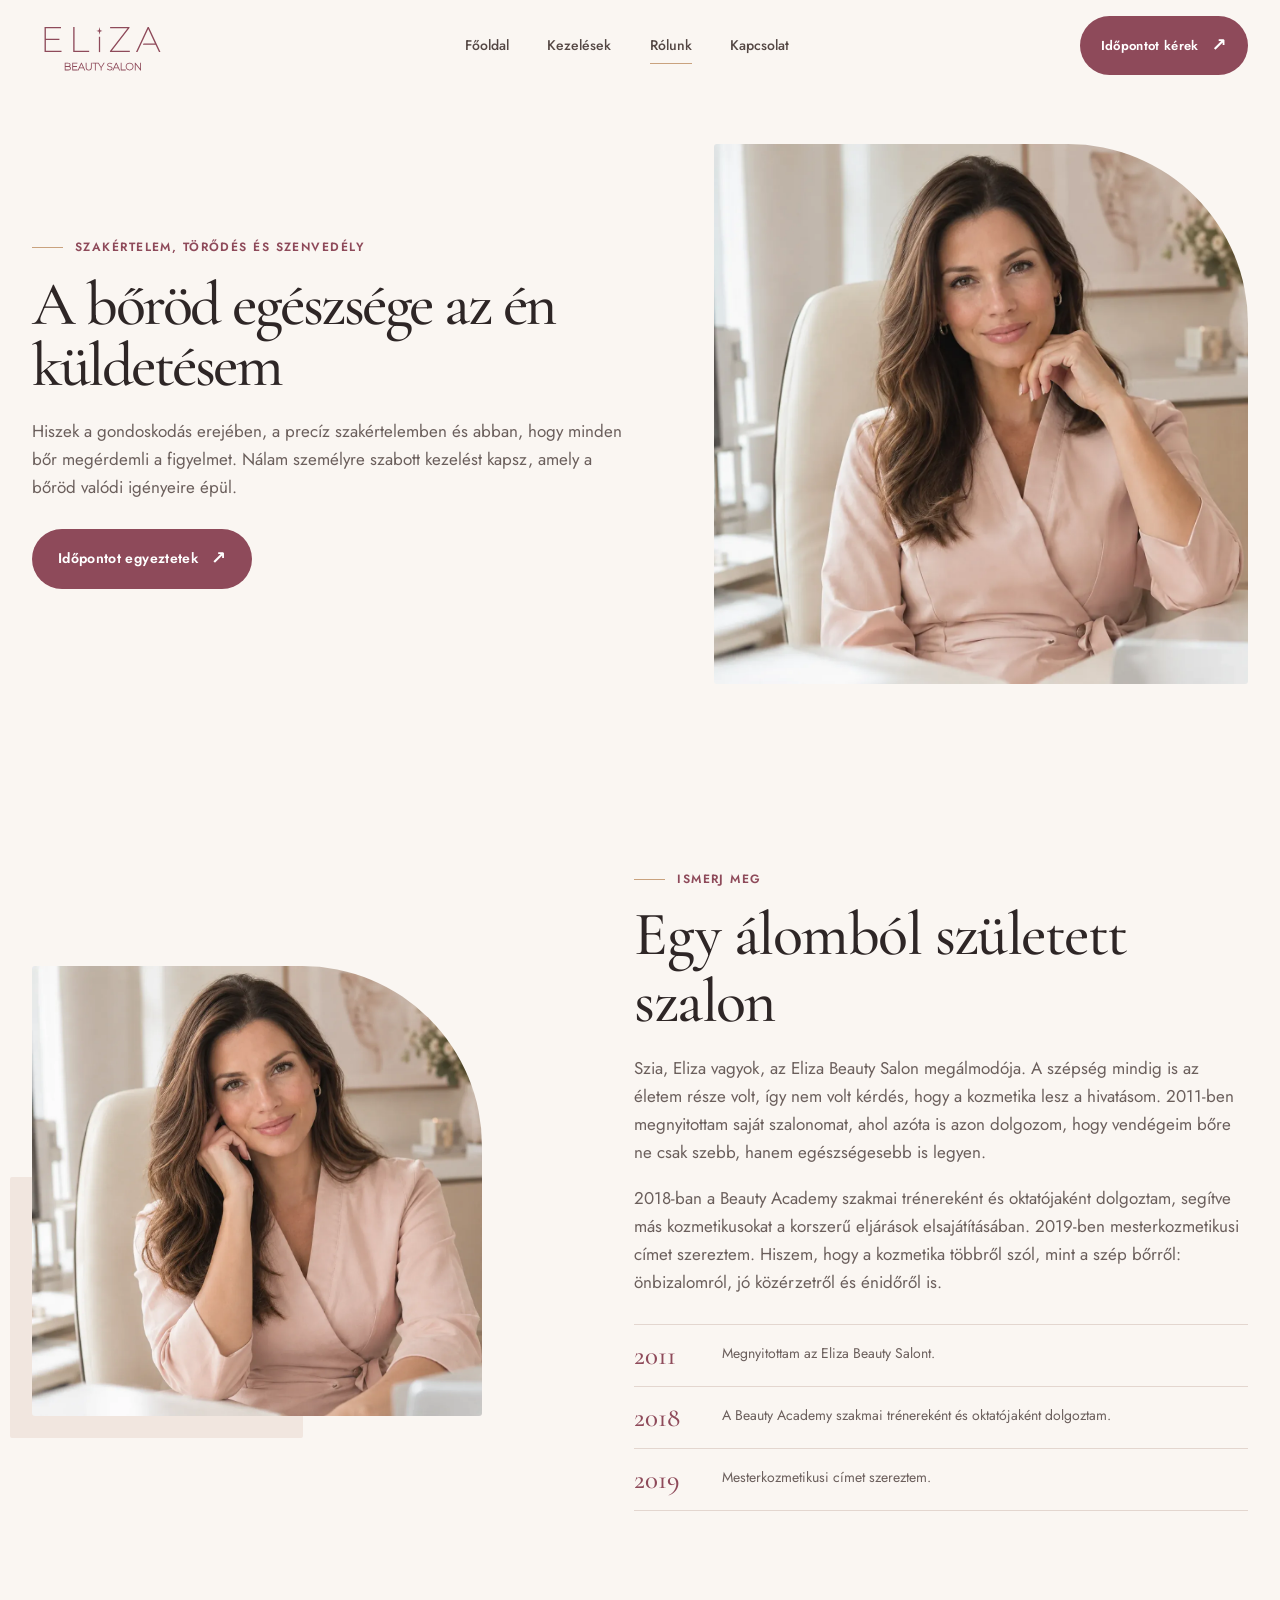
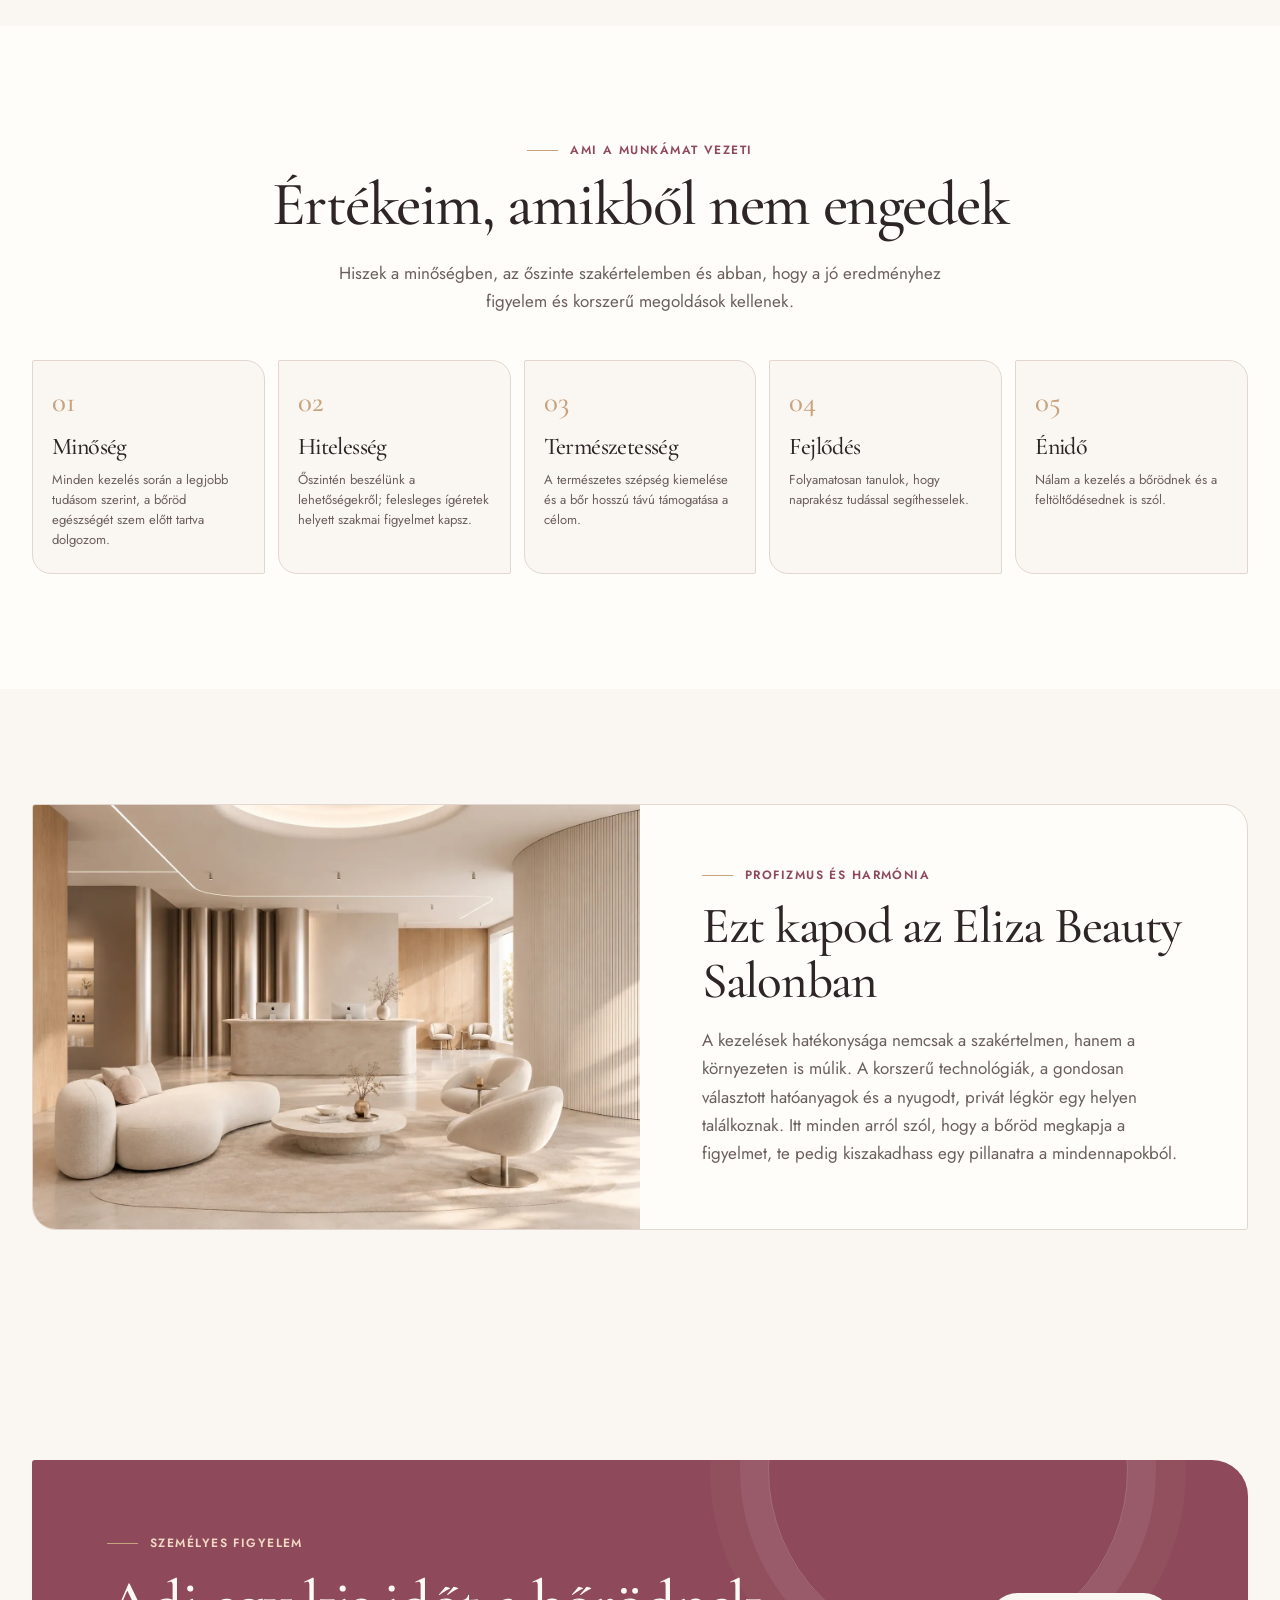
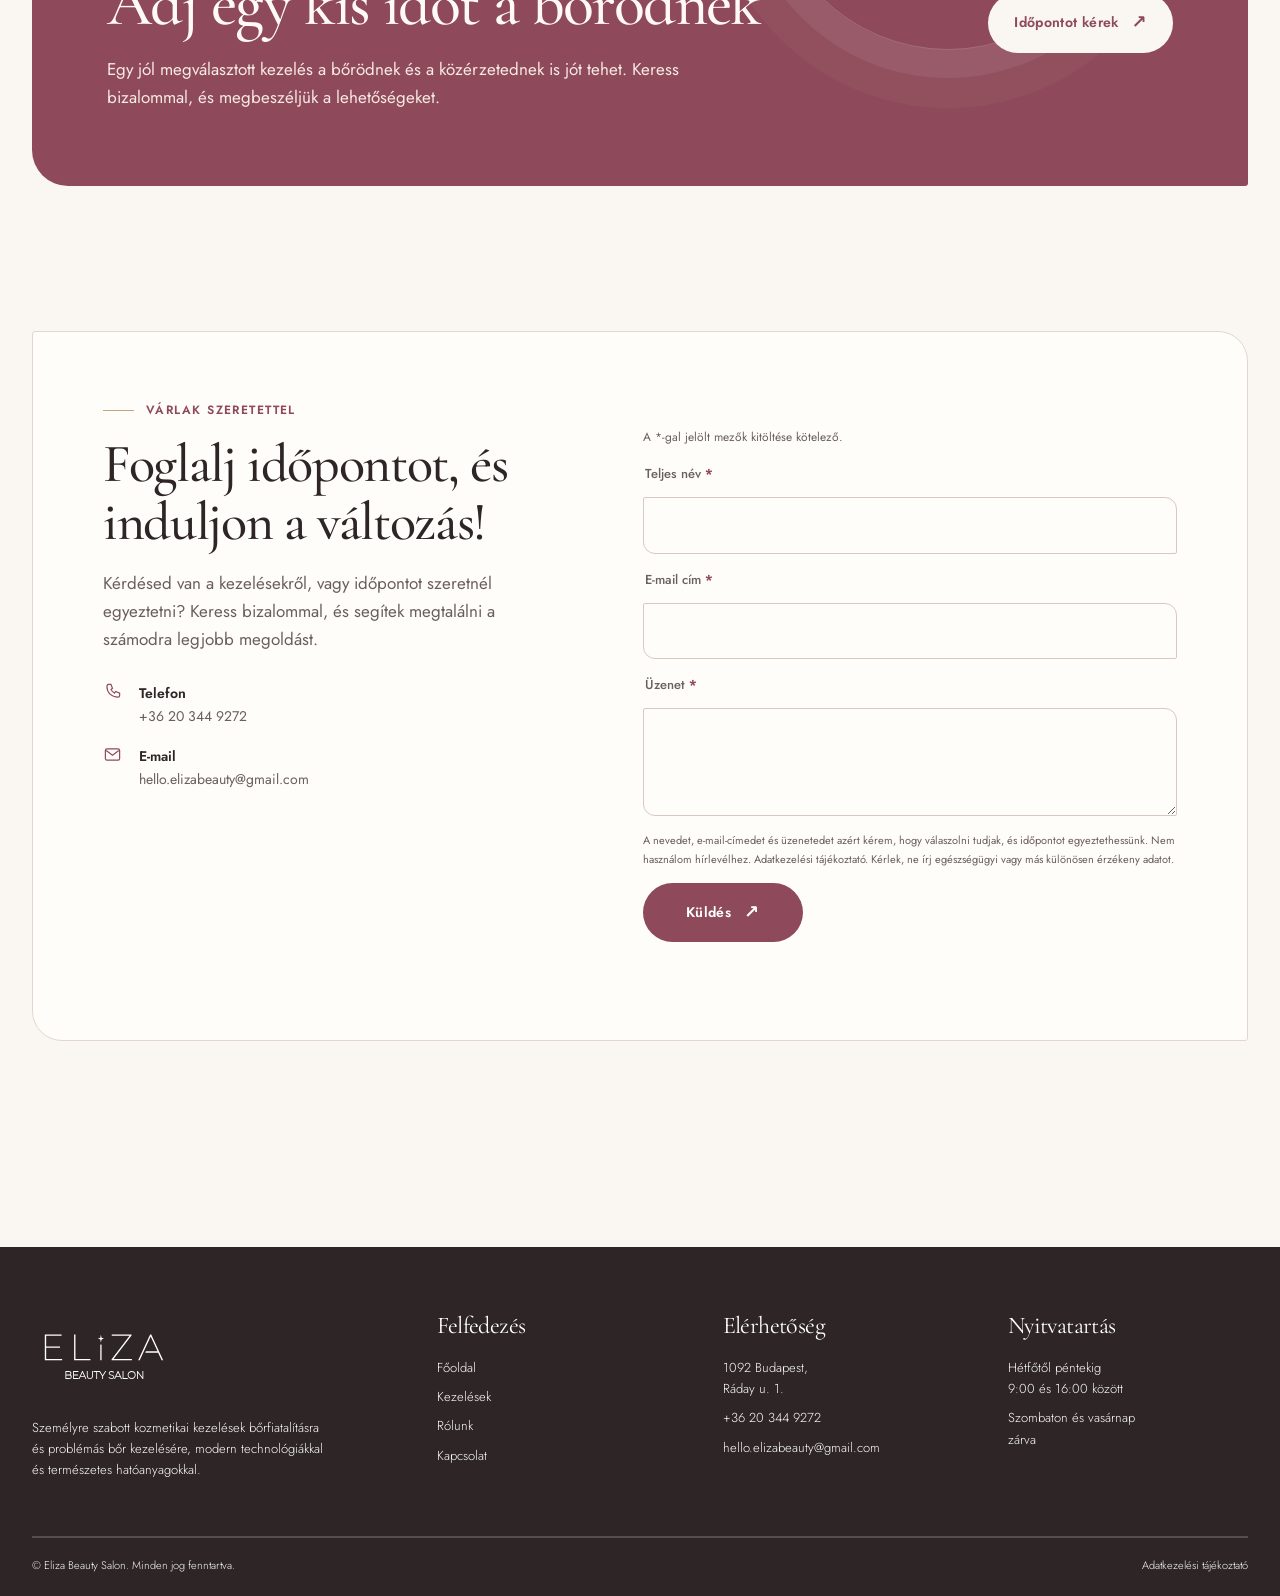
<file: public/rolunk.html>
<!doctype html>
<html lang="hu"><head><meta charset="UTF-8"><meta name="viewport" content="width=device-width, initial-scale=1.0"><meta name="description" content="Ismerd meg Sipos Eliza mesterkozmetikust, személyre szabott bőrápolási szemléletét és a nyugodt, privát szalon történetét Budapesten. Lépj kapcsolatba!">
<meta property="og:type" content="website"><meta property="og:locale" content="hu_HU"><meta property="og:site_name" content="Eliza Beauty Salon"><meta property="og:title" content="Sipos Eliza mesterkozmetikus | Eliza Beauty Salon"><meta property="og:description" content="Ismerd meg Sipos Eliza mesterkozmetikust, személyre szabott bőrápolási szemléletét és a nyugodt, privát szalon történetét Budapesten. Lépj kapcsolatba!"><meta name="twitter:card" content="summary_large_image"><meta name="theme-color" content="#FAF6F2"><title>Sipos Eliza mesterkozmetikus | Eliza Beauty Salon</title><link rel="icon" href="logo/favicon.svg?v=20261029-2" type="image/svg+xml"><link rel="preconnect" href="https://fonts.googleapis.com"><link rel="preconnect" href="https://fonts.gstatic.com" crossorigin><link rel="preload" as="style" href="https://fonts.googleapis.com/css2?family=Cormorant+Garamond:wght@400;500;600&family=Jost:wght@300;400;500;600&display=swap" onload="this.onload=null;this.rel='stylesheet'"><noscript><link href="https://fonts.googleapis.com/css2?family=Cormorant+Garamond:wght@400;500;600&family=Jost:wght@300;400;500;600&display=swap" rel="stylesheet"></noscript><link rel="stylesheet" href="site.css?v=20261101-3"><link rel="stylesheet" href="pages.css?v=20261029-2"><script src="site.js?v=20261029-3" defer></script><script type="application/ld+json">{"@context":"https://schema.org","@type":"Person","name":"Sipos Eliza","jobTitle":"mesterkozmetikus","worksFor":{"@type":"BeautySalon","name":"Eliza Beauty Salon"},"url":"https://elizasipos.netlify.app/rolunk.html"}</script>
<link rel="canonical" href="https://elizasipos.netlify.app/rolunk.html">
<meta property="og:url" content="https://elizasipos.netlify.app/rolunk.html">
<meta property="og:image" content="https://elizasipos.netlify.app/images/eliza/reci.webp?v=20261029-2"><meta property="og:image:alt" content="Az Eliza Beauty Salon világos, nyugodt belső tere"><meta property="og:image:type" content="image/webp"><meta property="og:image:width" content="1544"><meta property="og:image:height" content="1018">
</head><body>
<a class="skip" href="#tartalom">Ugrás a tartalomra</a><header class="header" id="header"><div class="page-container nav"><a class="brand" href="index.html" aria-label="Eliza Beauty Salon, főoldal"><img src="logo/logo.svg?v=20261029-2" alt="Eliza Beauty Salon" width="169" height="86" decoding="async"></a><nav class="links" id="mainNav" aria-label="Fő navigáció"><a href="index.html">Főoldal</a><a href="kezelesek.html">Kezelések</a><a href="rolunk.html" aria-current="page">Rólunk</a><a href="kapcsolat.html">Kapcsolat</a></nav><a class="btn nav-cta" href="#idopont">Időpontot kérek <span class="arrow">↗</span></a><button class="menu" type="button" aria-expanded="false" aria-controls="mainNav" aria-label="Menü megnyitása"><svg viewBox="0 0 24 24" fill="none" stroke="currentColor" stroke-width="1.6" stroke-linecap="round"><path d="M4 8h16M4 16h16"/></svg></button></div></header>
<main id="tartalom"><section class="hero inner-hero"><div class="page-container inner-hero-grid"><div class="inner-copy"><div class="eyebrow">Szakértelem, törődés és szenvedély</div><h1 class="title">A bőröd egészsége az én küldetésem</h1><p class="intro">Hiszek a gondoskodás erejében, a precíz szakértelemben és abban, hogy minden bőr megérdemli a figyelmet. Nálam személyre szabott kezelést kapsz, amely a bőröd valódi igényeire épül.</p><a class="btn" href="#idopont">Időpontot egyeztetek <span class="arrow">↗</span></a></div><img class="inner-image inner-portrait" src="images/eliza/Sipos%20Eliza_01.webp?v=20261029-2" alt="Sipos Eliza, mesterkozmetikus" fetchpriority="high" width="1254" height="1254"></div></section>
<section class="section"><div class="page-container story-layout"><div class="about-photo"><img src="images/eliza/Sipos%20Eliza_02.webp?v=20261029-2" alt="Sipos Eliza a szalonban" loading="lazy" width="1254" height="1254" decoding="async"></div><div class="story-copy"><div class="eyebrow">Ismerj meg</div><h2 class="title">Egy álomból született szalon</h2><p>Szia, Eliza vagyok, az Eliza Beauty Salon megálmodója. A szépség mindig is az életem része volt, így nem volt kérdés, hogy a kozmetika lesz a hivatásom. 2011-ben megnyitottam saját szalonomat, ahol azóta is azon dolgozom, hogy vendégeim bőre ne csak szebb, hanem egészségesebb is legyen.</p><p>2018-ban a Beauty Academy szakmai trénereként és oktatójaként dolgoztam, segítve más kozmetikusokat a korszerű eljárások elsajátításában. 2019-ben mesterkozmetikusi címet szereztem. Hiszem, hogy a kozmetika többről szól, mint a szép bőrről: önbizalomról, jó közérzetről és énidőről is.</p><div class="timeline"><div class="timeline-item"><strong>2011</strong><p>Megnyitottam az Eliza Beauty Salont.</p></div><div class="timeline-item"><strong>2018</strong><p>A Beauty Academy szakmai trénereként és oktatójaként dolgoztam.</p></div><div class="timeline-item"><strong>2019</strong><p>Mesterkozmetikusi címet szereztem.</p></div></div></div></div></section>
<section class="section values"><div class="page-container"><header class="section-heading"><div class="eyebrow">Ami a munkámat vezeti</div><h2 class="title">Értékeim, amikből nem engedek</h2><p class="intro">Hiszek a minőségben, az őszinte szakértelemben és abban, hogy a jó eredményhez figyelem és korszerű megoldások kellenek.</p></header><div class="value-grid"><article class="value-card"><span>01</span><h3>Minőség</h3><p>Minden kezelés során a legjobb tudásom szerint, a bőröd egészségét szem előtt tartva dolgozom.</p></article><article class="value-card"><span>02</span><h3>Hitelesség</h3><p>Őszintén beszélünk a lehetőségekről; felesleges ígéretek helyett szakmai figyelmet kapsz.</p></article><article class="value-card"><span>03</span><h3>Természetesség</h3><p>A természetes szépség kiemelése és a bőr hosszú távú támogatása a célom.</p></article><article class="value-card"><span>04</span><h3>Fejlődés</h3><p>Folyamatosan tanulok, hogy naprakész tudással segíthesselek.</p></article><article class="value-card"><span>05</span><h3>Énidő</h3><p>Nálam a kezelés a bőrödnek és a feltöltődésednek is szól.</p></article></div></div></section>
<section class="section"><div class="page-container salon-wide"><img src="images/eliza/reci.webp?v=20261029-2" alt="Az Eliza Beauty Salon világos, nyugodt belső tere" loading="lazy" width="1544" height="1018" decoding="async"><div><div class="eyebrow">Profizmus és harmónia</div><h2>Ezt kapod az Eliza Beauty Salonban</h2><p>A kezelések hatékonysága nemcsak a szakértelmen, hanem a környezeten is múlik. A korszerű technológiák, a gondosan választott hatóanyagok és a nyugodt, privát légkör egy helyen találkoznak. Itt minden arról szól, hogy a bőröd megkapja a figyelmet, te pedig kiszakadhass egy pillanatra a mindennapokból.</p></div></div></section>
<section class="section offer"><div class="page-container"><div class="offer-panel"><div class="offer-content"><div class="eyebrow">Személyes figyelem</div><h2>Adj egy kis időt a bőrödnek</h2><p>Egy jól megválasztott kezelés a bőrödnek és a közérzetednek is jót tehet. Keress bizalommal, és megbeszéljük a lehetőségeket.</p></div><div class="offer-action"><a class="btn btn-light" href="#idopont">Időpontot kérek <span class="arrow">↗</span></a></div></div></div></section>
<section class="section contact" id="idopont"><div class="page-container"><div class="contact-panel">
  <div class="contact-copy"><div class="eyebrow">Várlak szeretettel</div><h2 class="title">Foglalj időpontot, és induljon a változás!</h2><p>Kérdésed van a kezelésekről, vagy időpontot szeretnél egyeztetni? Keress bizalommal, és segítek megtalálni a számodra legjobb megoldást.</p><div class="contact-details"><div class="contact-detail"><svg viewBox="0 0 24 24" fill="none" stroke="currentColor" stroke-width="1.5" aria-hidden="true"><path d="M7 3h3l2 5-2 1.5a15 15 0 0 0 4.5 4.5L16 12l5 2v3c0 1.1-.9 2-2 2C10.7 19 5 13.3 5 6c0-1.7.8-3 2-3Z"/></svg><div><strong>Telefon</strong><a href="tel:+36203449272">+36 20 344 9272</a></div></div><div class="contact-detail"><svg viewBox="0 0 24 24" fill="none" stroke="currentColor" stroke-width="1.5" aria-hidden="true"><rect x="3" y="5" width="18" height="14" rx="2"/><path d="m4 7 8 6 8-6"/></svg><div><strong>E-mail</strong><a href="mailto:hello.elizabeauty@gmail.com">hello.elizabeauty@gmail.com</a></div></div></div></div>
  <form class="booking-form netlify-form" name="rolunk-idopontkeres" method="POST" action="/koszonjuk.html" data-netlify="true" netlify-honeypot="bot-field"><input type="hidden" name="form-name" value="rolunk-idopontkeres"><div hidden><label>Ne töltsd ki ezt a mezőt: <input name="bot-field" tabindex="-1" autocomplete="off"></label></div><div class="field"><label for="booking-name">Teljes név</label><input id="booking-name" name="name" autocomplete="name" required></div><div class="field"><label for="booking-email">E-mail cím</label><input id="booking-email" type="email" name="email" autocomplete="email" required></div><div class="field"><label for="booking-message">Üzenet</label><textarea id="booking-message" name="message" required></textarea></div><p class="consent-note">A nevedet, e-mail-címedet és üzenetedet azért kérem, hogy válaszolni tudjak, és időpontot egyeztethessünk. Nem használom hírlevélhez. <a href="kapcsolat.html#adatkezeles">Adatkezelési tájékoztató</a>. Kérlek, ne írj egészségügyi vagy más különösen érzékeny adatot.</p><button class="btn" type="submit">Küldés <span class="arrow" aria-hidden="true">↗</span></button><p class="form-status" aria-live="polite"></p></form>
</div></div></section>
</main>
<footer class="footer"><div class="page-container"><div class="footer-top"><div class="footer-brand"><a href="index.html"><img src="logo/logo-feher.svg?v=20261029-2" alt="Eliza Beauty Salon" width="169" height="86" decoding="async"></a><p>Személyre szabott kozmetikai kezelések bőrfiatalításra és problémás bőr kezelésére, modern technológiákkal és természetes hatóanyagokkal.</p></div><div class="footer-col"><h3>Felfedezés</h3><a href="index.html">Főoldal</a><a href="kezelesek.html">Kezelések</a><a href="rolunk.html">Rólunk</a><a href="kapcsolat.html">Kapcsolat</a></div><div class="footer-col"><h3>Elérhetőség</h3><p>1092 Budapest,<br>Ráday u. 1.</p><a href="tel:+36203449272">+36 20 344 9272</a><a href="mailto:hello.elizabeauty@gmail.com">hello.elizabeauty@gmail.com</a></div><div class="footer-col"><h3>Nyitvatartás</h3><p>Hétfőtől péntekig<br>9:00 és 16:00 között</p><p>Szombaton és vasárnap<br>zárva</p></div></div><div class="footer-bottom"><span>© Eliza Beauty Salon. Minden jog fenntartva.</span><a href="kapcsolat.html#adatkezeles">Adatkezelési tájékoztató</a></div></div></footer></body></html>
</file>
<file: public/site.css>
:root{--color-brand-primary:#8E4A5A;--color-brand-primary-dark:#6E3644;--color-brand-secondary:#2E2626;--color-brand-accent:#C9A27E;--color-brand-bg:#FAF6F2;--color-brand-surface:#F1E6DF;--color-brand-text:#2E2626;--color-brand-muted:#6B5F5C;--line:#E3D6CF;--font-heading:'Cormorant Garamond',Georgia,serif;--font-body:'Jost',system-ui,sans-serif;--max:1240px;--ease:cubic-bezier(.22,.68,0,1)}
    *,*::before,*::after{box-sizing:border-box}html{scroll-behavior:smooth;scroll-padding-top:90px}body{margin:0;background:var(--color-brand-bg);color:var(--color-brand-text);font:17px/1.65 var(--font-body);-webkit-font-smoothing:antialiased}h1,h2,h3,h4{margin:0;font-family:var(--font-heading);font-weight:500;letter-spacing:-.025em;line-height:1.08}p{margin:0}a{color:inherit;text-decoration:none}button,input,textarea{font:inherit}img{display:block;max-width:100%}::selection{background:#e9d3d5;color:var(--color-brand-secondary)}:focus-visible{outline:3px solid #A66A48;outline-offset:4px;border-radius:5px}
    .skip{position:fixed;z-index:99;top:12px;left:12px;padding:12px 18px;background:white;border-radius:10px;transform:translateY(-160%)}.skip:focus{transform:none}.page-container{width:min(var(--max),calc(100% - 64px));margin:auto}.section{position:relative;padding:clamp(76px,9vw,128px) 0}.eyebrow{display:flex;align-items:center;gap:12px;color:var(--color-brand-primary);font-size:12px;line-height:1.4;font-weight:600;letter-spacing:.12em;text-transform:uppercase}.eyebrow:before{content:"";width:31px;height:1px;background:var(--color-brand-accent)}.title{max-width:760px;font-size:clamp(38px,5vw,62px)}.intro{max-width:650px;margin-top:20px;color:var(--color-brand-muted)}
    .btn{min-height:54px;padding:14px 25px;display:inline-flex;align-items:center;justify-content:center;gap:13px;border:1px solid transparent;border-radius:999px;background:var(--color-brand-primary);color:#fff;font-size:14px;font-weight:600;letter-spacing:.025em;transition:background .3s var(--ease),color .3s var(--ease),transform .35s var(--ease),box-shadow .35s var(--ease);cursor:pointer}.btn:hover{background:var(--color-brand-primary-dark);transform:translateY(-3px);box-shadow:0 12px 26px #6e364426}.btn .arrow{font-size:18px;transition:transform .35s var(--ease)}.btn:hover .arrow{transform:translateX(4px)}.btn-light{background:var(--color-brand-bg);color:var(--color-brand-primary)}.btn-light:hover{background:#fff;color:var(--color-brand-primary-dark)}.outline{background:transparent;color:var(--color-brand-primary);border-color:#b9878e}.outline:hover{background:var(--color-brand-primary);color:#fff}.text-link{display:inline-flex;align-items:center;gap:10px;color:var(--color-brand-primary);font-weight:600;transition:gap .3s var(--ease)}.text-link:hover{gap:15px}
    .arc{width:30px;height:30px;flex:none;color:var(--color-brand-accent)}.arc path{fill:none;stroke:currentColor;stroke-width:1.15;stroke-linecap:round}
    .header{height:92px;position:sticky;z-index:50;top:0;background:#faf6f2f2;border-bottom:1px solid transparent;transition:height .35s var(--ease),border-color .35s,box-shadow .35s,backdrop-filter .35s}.header.scrolled{height:76px;border-color:#e3d6cfb8;box-shadow:0 8px 28px #3d29200c;backdrop-filter:blur(14px)}.nav{height:100%;display:flex;align-items:center;justify-content:space-between;gap:30px}.brand{display:flex;align-items:center;gap:12px}.brand img{width:142px}.brand .arc{width:26px;height:26px}.links{display:flex;align-items:center;gap:clamp(22px,3vw,42px);color:#544744;font-size:14px;font-weight:500}.links a{position:relative;padding:8px 0}.links a:after{content:"";position:absolute;bottom:1px;left:0;right:0;height:1px;background:var(--color-brand-accent);transform:scaleX(0);transform-origin:left;transition:transform .35s var(--ease)}.links a:hover:after,.links a[aria-current=page]:after{transform:scaleX(1)}.nav-cta{min-height:46px;padding-inline:20px;font-size:13px}.menu{display:none;width:46px;height:46px;align-items:center;justify-content:center;border:1px solid var(--line);border-radius:50%;background:transparent;color:var(--color-brand-primary);cursor:pointer}.menu svg{width:21px}
    .hero{padding:42px 0 94px;overflow:hidden}.hero-grid{min-height:590px;display:grid;grid-template-columns:.94fr 1.06fr;align-items:center;gap:clamp(48px,8vw,110px)}.hero-copy{position:relative;z-index:2;padding:42px 0}.hero h1{max-width:660px;margin-top:23px;font-size:clamp(48px,5.1vw,62px);line-height:.99;letter-spacing:-.04em}.hero h1 span{display:block}.hero-text{max-width:520px;margin-top:24px;color:var(--color-brand-muted);font-size:17px;line-height:1.75}.hero-actions{display:flex;flex-wrap:wrap;align-items:center;gap:15px 24px;margin-top:31px}.hero-note{display:flex;align-items:center;gap:11px;margin-top:45px;color:var(--color-brand-muted);font-size:13px}.hero-note i{width:38px;height:1px;background:var(--color-brand-accent)}.hero-visual{position:relative;min-height:590px;display:grid;place-items:center}.portrait{position:relative;z-index:1;width:min(100%,530px);height:590px;margin-left:25px;overflow:hidden;border-radius:48% 48% 18px 18px/39% 39% 18px 18px;background:var(--color-brand-surface)}.portrait:after{content:"";position:absolute;inset:14px;border:1px solid #ffffffa1;border-radius:inherit;pointer-events:none}.portrait img{width:100%;height:100%;object-fit:cover;object-position:center 35%}.hero-back{position:absolute;top:7%;right:-8%;width:83%;height:77%;background:var(--color-brand-surface);border-radius:50% 50% 10px 10px}.orbit{position:absolute;z-index:2;right:-2%;bottom:8%;width:125px;height:125px;display:grid;place-items:center;border:1px solid #c9a27eaa;border-radius:50%;background:var(--color-brand-bg);animation:breathe 8s ease-in-out infinite}.orbit .arc{width:65px;height:65px}.caption{position:absolute;z-index:3;left:-27px;bottom:13%;padding:18px 22px;background:#fffdfa;box-shadow:0 15px 40px #50383212;border-radius:3px 20px}.caption strong{display:block;font:500 25px/1 var(--font-heading)}.caption span{display:block;margin-top:6px;color:var(--color-brand-muted);font-size:11px;letter-spacing:.08em;text-transform:uppercase}.hero-bottom{display:flex;align-items:center;justify-content:space-between;margin-top:50px;padding-top:22px;border-top:1px solid var(--line);color:var(--color-brand-muted);font-size:13px}.hero-bottom strong{color:var(--color-brand-text);font-weight:500}.welcome{display:flex;align-items:center;gap:10px}
    .proof{padding:44px 0;background:#fffdfa;border-block:1px solid #eee4de}.proof-row{display:grid;grid-template-columns:1.25fr repeat(3,1fr);align-items:center}.proof-intro{max-width:235px;color:var(--color-brand-muted);font-size:14px;line-height:1.55}.proof-item{display:flex;align-items:center;justify-content:center;gap:16px;padding:0 20px;border-left:1px solid var(--line)}.number{color:var(--color-brand-primary);font:500 38px/1 var(--font-heading);white-space:nowrap}.proof-label{max-width:96px;color:var(--color-brand-muted);font-size:12px;line-height:1.4}
    .reviews{overflow:hidden}.reviews:after,.paths:before,.care:before,.offer-panel:before{content:"";position:absolute;border:1px solid #c9a27e38;border-radius:50%;box-shadow:0 0 0 28px #c9a27e10,0 0 0 56px #c9a27e08;pointer-events:none}.reviews:after{top:4%;right:-110px;width:270px;height:270px}.reviews-head{display:flex;align-items:end;justify-content:space-between;gap:32px;margin-bottom:53px}.reviews-head .title{margin-top:16px}.small-note{max-width:220px;padding-bottom:6px;color:var(--color-brand-muted);font-size:14px}.review-grid{display:grid;grid-template-columns:1.05fr .95fr;gap:22px;align-items:start}.review{position:relative;min-height:305px;padding:clamp(28px,4vw,48px);background:#fffdfa;border:1px solid #eaded7;border-radius:3px 24px}.review:nth-child(2){margin-top:58px;background:var(--color-brand-surface);border-color:transparent}.quote{position:absolute;top:22px;right:32px;color:var(--color-brand-accent);font:500 72px/.7 var(--font-heading)}.review p{position:relative;max-width:570px;font:400 clamp(15px,1.2vw,17px)/1.75 var(--font-body)}.review footer{display:flex;align-items:center;gap:12px;margin-top:31px;color:var(--color-brand-muted);font-size:13px}.review footer:before{content:"";width:29px;height:1px;background:var(--color-brand-primary)}.review footer strong{color:var(--color-brand-text);font-weight:600}
    .paths{background:#fffdfa;overflow:hidden}.paths:before{left:-120px;top:34%;width:280px;height:280px}.paths-head{display:grid;grid-template-columns:1fr .6fr;align-items:end;gap:55px}.paths-head .title{margin-top:16px}.path-list{margin-top:57px;border-top:1px solid var(--line)}.path{display:grid;grid-template-columns:82px 1fr 1fr 150px;gap:27px;align-items:center;padding:30px 10px;border-bottom:1px solid var(--line);transition:padding .35s var(--ease),background .35s}.path:hover{padding-inline:20px;background:#faf6f255}.path-icon{width:66px;height:66px;padding:12px;border:1px solid #d7c1b0;border-radius:50%;background:var(--color-brand-bg)}.path-icon img{width:100%;height:100%;object-fit:contain}.path h3{font-size:31px}.path-tag{display:inline-block;margin-top:7px;color:var(--color-brand-primary);font-size:12px;font-weight:600;letter-spacing:.04em}.path p{max-width:415px;color:var(--color-brand-muted);font-size:14px;line-height:1.6}.path .text-link{justify-self:end;font-size:14px}.path-note{max-width:650px;margin-top:21px;color:var(--color-brand-muted);font-size:13px}
    .care{color:#fffaf6;background:var(--color-brand-secondary);overflow:hidden}.care:before{right:-250px;top:-220px;width:560px;height:560px;border-color:#c9a27e30;box-shadow:0 0 0 38px #c9a27e0c,0 0 0 76px #c9a27e08}.care-layout{display:grid;grid-template-columns:.72fr 1.28fr;gap:clamp(55px,9vw,130px);align-items:start}.care-copy{position:sticky;top:125px}.care .eyebrow{color:#e4c7ae}.care .title{margin-top:18px;color:#fffaf6}.care-copy>p{max-width:390px;margin-top:20px;color:#e5d8d2}.care-copy .btn{margin-top:29px}.care-list{border-top:1px solid #ffffff32}.care-item{display:grid;grid-template-columns:56px 1fr;gap:20px;padding:25px 0;border-bottom:1px solid #ffffff32}.care-item .arc{width:36px;height:36px;color:#d0a888}.care-item h3{color:#fffaf6;font-size:27px}.care-item p{max-width:540px;margin-top:7px;color:#e5d8d2;font-size:14px}.care-note{display:flex;align-items:flex-start;gap:11px;margin-top:26px;color:#e5d8d2;font-size:12px}.care-note .arc{width:23px;height:23px}
    .about-grid{display:grid;grid-template-columns:.94fr 1.06fr;gap:clamp(55px,9vw,130px);align-items:center}.about-photo{position:relative;max-width:470px}.about-photo:before{content:"";position:absolute;left:-22px;bottom:-22px;width:65%;height:58%;background:var(--color-brand-surface);border-radius:2px 50% 2px 2px}.about-photo img{position:relative;z-index:1;width:100%;height:auto;aspect-ratio:1;object-fit:cover;object-position:center 50%;border-radius:3px 180px 3px 3px}.about-copy .title{margin-top:17px}.about-copy>p{margin-top:21px;color:var(--color-brand-muted)}.about-copy .text-link{margin-top:24px}.metrics{display:flex;flex-wrap:wrap;gap:28px 35px;margin-top:37px;padding-top:24px;border-top:1px solid var(--line)}.metric strong{display:block;color:var(--color-brand-primary);font:500 34px/1 var(--font-heading)}.metric span{display:block;margin-top:6px;color:var(--color-brand-muted);font-size:12px}
    .salon-strip{padding-top:0}.salon-panel{display:grid;grid-template-columns:1.05fr .95fr;min-height:420px;overflow:hidden;border:1px solid var(--line);border-radius:3px 30px;background:#fffdfa}.salon-panel>img{width:100%;height:100%;min-height:420px;object-fit:cover;object-position:center 56%}.salon-copy{display:flex;flex-direction:column;justify-content:center;padding:clamp(34px,4.5vw,62px);color:var(--color-brand-text)}.salon-copy .eyebrow{color:var(--color-brand-primary)}.salon-copy h2{margin-top:17px;font-size:clamp(36px,4.5vw,56px)}.salon-copy p{margin-top:17px;color:var(--color-brand-muted);font-size:15px}.salon-mood-gallery{display:grid;grid-template-columns:1fr 1fr 1fr;gap:10px;height:112px;margin-top:25px}.salon-mood-gallery img{width:100%;height:100%;object-fit:cover;border-radius:3px 15px}.salon-copy .arc{margin-top:19px;color:var(--color-brand-primary)}
    .process{background:var(--color-brand-surface)}.process-head{display:flex;justify-content:space-between;align-items:end;gap:40px}.process-head .title{margin-top:16px}.process-head>p{max-width:300px;color:var(--color-brand-muted);font-size:14px}.steps{display:grid;grid-template-columns:repeat(4,1fr);margin-top:55px}.step{position:relative;padding-right:26px}.step:not(:last-child):after{content:"";position:absolute;top:23px;left:52px;right:12px;height:1px;background:#c7aaa1}.step-number{position:relative;z-index:1;width:48px;height:48px;display:grid;place-items:center;border:1px solid #bf9f94;border-radius:50%;background:var(--color-brand-surface);color:var(--color-brand-primary);font:500 19px var(--font-heading)}.step h3{margin-top:19px;font-size:25px}.step p{max-width:250px;margin-top:9px;color:var(--color-brand-muted);font-size:13px;line-height:1.6}
    .offer{overflow:hidden}.offer-panel{position:relative;display:grid;grid-template-columns:1fr 210px;align-items:center;gap:45px;padding:clamp(38px,6vw,75px);border-radius:3px 36px;background:var(--color-brand-primary);color:#fffaf6}.offer-panel:before{right:120px;top:-170px;width:360px;height:360px;border-color:#ffffff30;box-shadow:0 0 0 28px #ffffff10,0 0 0 58px #ffffff08}.offer-content{position:relative;z-index:1}.offer .eyebrow{color:#f1d7c4}.offer h2{max-width:740px;margin-top:17px;font-size:clamp(38px,5vw,64px)}.offer p{max-width:660px;margin-top:17px;color:#f7e9e4}.offer-action{position:relative;z-index:1;justify-self:end}.offer-action .arc{display:block;width:86px;height:86px;margin:0 auto 23px;color:#e4c19c}
    .faq-layout{display:grid;grid-template-columns:.76fr 1.24fr;gap:clamp(50px,10vw,145px);align-items:start}.faq-side .title{margin-top:16px}.faq-side p{margin-top:17px;color:var(--color-brand-muted)}.faq-side .text-link{margin-top:22px}.faq-list{border-top:1px solid var(--line)}.faq-list details{border-bottom:1px solid var(--line)}.faq-list summary{position:relative;padding:21px 44px 21px 0;list-style:none;cursor:pointer;font:600 20px/1.35 var(--font-heading)}.faq-list summary::-webkit-details-marker{display:none}.faq-list summary:after{content:"+";position:absolute;right:2px;top:18px;color:var(--color-brand-primary);font:400 25px/1 var(--font-body);transition:transform .25s var(--ease)}.faq-list details[open] summary:after{transform:rotate(45deg)}.faq-answer{max-width:620px;padding:0 36px 23px 0;color:var(--color-brand-muted);font-size:14px}
    .guide{padding-top:0}.guide-panel{display:grid;grid-template-columns:.8fr 1.2fr;gap:56px;align-items:center;padding:clamp(34px,5vw,62px);background:#fffdfa;border:1px solid var(--line);border-radius:3px 28px}.guide-copy .eyebrow{margin-bottom:15px}.guide-copy h2{font-size:clamp(34px,4vw,49px)}.guide-copy p{margin-top:14px;color:var(--color-brand-muted);font-size:14px}.guide-form{display:grid;grid-template-columns:1fr 1fr auto;gap:12px;align-items:end}.field label{display:block;margin:0 0 7px 2px;color:var(--color-brand-muted);font-size:12px;font-weight:500}.field input,.field textarea{width:100%;min-height:50px;padding:12px 14px;border:1px solid var(--line);border-radius:11px;background:#fff;color:var(--color-brand-text);outline:none;transition:border-color .25s,box-shadow .25s}.field input:focus,.field textarea:focus{border-color:var(--color-brand-primary);box-shadow:0 0 0 3px #8e4a5a1a}.guide-form .btn{min-height:50px;padding-inline:17px;font-size:12px;white-space:nowrap}.form-status{grid-column:1/-1;min-height:20px;color:var(--color-brand-primary);font-size:12px}
    .contact{padding-top:30px}.contact-panel{display:grid;grid-template-columns:.9fr 1.1fr;gap:clamp(45px,8vw,105px);padding:clamp(36px,6vw,70px);background:#fffdfa;border:1px solid var(--line);border-radius:3px 30px}.contact-copy .title{margin-top:16px;font-size:clamp(38px,4.5vw,54px)}.contact-copy>p{margin-top:17px;color:var(--color-brand-muted)}.contact-details{display:grid;gap:17px;margin-top:29px}.contact-detail{display:grid;grid-template-columns:25px 1fr;gap:11px;color:var(--color-brand-muted);font-size:14px}.contact-detail svg{width:19px;height:19px;color:var(--color-brand-primary)}.contact-detail strong{display:block;color:var(--color-brand-text);font-weight:600}.booking-form{display:grid;gap:15px}.booking-form textarea{min-height:108px;resize:vertical}.consent-note{color:var(--color-brand-muted);font-size:11px}.booking-form .btn{justify-self:start;min-width:160px}
    .footer{margin-top:90px;padding:64px 0 22px;background:var(--color-brand-secondary);color:#fff;font-weight:300}.footer-top{display:grid;grid-template-columns:1.2fr .8fr .8fr .8fr;gap:45px;padding-bottom:55px}.footer-brand img{width:145px;filter:brightness(0) invert(1)}.footer-brand p{max-width:300px;margin-top:20px;color:#fff;font-size:13px}.footer-brand .arc{margin-top:21px;color:#c9a27e}.footer-col h3{margin-bottom:17px;color:#fff;font:400 24px var(--font-heading)}.footer-col p,.footer-col a{display:block;margin-top:8px;color:#fff;font-size:13px}.footer-col a:hover{color:#fff;text-decoration:underline;text-underline-offset:4px}.footer-bottom{display:flex;justify-content:space-between;align-items:center;gap:20px;padding-top:18px;border-top:2.333px solid #ffffff30;color:#fff;font-size:11px;font-weight:300}.footer-bottom a{color:#fff}.signoff{display:flex;align-items:center;gap:9px}.signoff .arc{width:24px;height:24px}
    .reveal{opacity:0;transform:translateY(20px);transition:opacity .75s var(--ease),transform .75s var(--ease)}.reveal[data-reveal=left]{transform:translateX(-24px)}.reveal[data-reveal=right]{transform:translateX(24px)}.reveal[data-reveal=scale]{transform:scale(.975)}.reveal.visible{opacity:1;transform:none}@keyframes enter{from{opacity:0;transform:translateY(18px)}to{opacity:1;transform:none}}@keyframes breathe{0%,100%{transform:translateY(0) rotate(-5deg)}50%{transform:translateY(-8px) rotate(2deg)}}.hero-kicker,.hero h1,.hero-text,.hero-actions,.hero-note{animation:enter .85s both}.hero h1{animation-delay:.12s}.hero-text{animation-delay:.24s}.hero-actions{animation-delay:.36s}.hero-note{animation-delay:.48s}
    @media(max-width:980px){.page-container{width:min(var(--max),calc(100% - 44px))}.links{gap:19px}.hero-grid{gap:40px;grid-template-columns:1fr 1fr}.hero-visual,.portrait{min-height:510px;height:510px}.hero h1{font-size:clamp(38px,4.7vw,46px)}.proof-row{grid-template-columns:1fr repeat(3,1fr)}.proof-item{padding-inline:12px;gap:10px}.number{font-size:32px}.path{grid-template-columns:70px 1fr 1.1fr 120px;gap:18px}.guide-panel{gap:32px}.guide-form{grid-template-columns:1fr 1fr}.guide-form .btn{grid-column:1/-1;justify-self:start}}
    @media(max-width:760px){html{scroll-padding-top:76px}.page-container{width:calc(100% - 40px)}.header,.header.scrolled{height:76px}.brand img{width:128px}.brand .arc{width:22px;height:22px}.menu{display:inline-flex;margin-left:auto}.nav{gap:12px}.nav-cta{display:none}.links{display:none;position:absolute;top:100%;left:0;right:0;padding:13px 20px 20px;background:var(--color-brand-bg);border-bottom:1px solid var(--line);box-shadow:0 18px 25px #3d29200c}.links.open{display:grid;gap:0}.links a{padding:12px 4px;border-bottom:1px solid #e3d6cf80}.links a:last-child{border:0}.hero{padding:20px 0 64px}.hero-grid{grid-template-columns:1fr;gap:24px;min-height:0}.hero-copy{padding:28px 0 0}.hero h1{max-width:560px;margin-top:16px;font-size:clamp(42px,10vw,58px)}.hero-text{margin-top:17px;font-size:15px;line-height:1.65}.hero-actions{margin-top:22px}.hero-note{margin-top:24px;font-size:12px}.hero-visual{width:min(calc(100% - 28px),470px);min-height:0;height:auto;aspect-ratio:.91;margin:auto}.portrait{width:calc(100% - 22px);height:100%;min-height:0;margin-left:18px}.hero-back{right:-2%;top:6%;width:84%;height:80%}.orbit{width:88px;height:88px;right:-2%;bottom:6%}.orbit .arc{width:48px;height:48px}.caption{left:-16px;bottom:11%;padding:13px 17px}.caption strong{font-size:22px}.hero-bottom{margin-top:30px;font-size:11px}.proof{padding:28px 0}.proof-row{grid-template-columns:1fr 1fr;gap:22px 5px}.proof-intro{max-width:100%;grid-column:1/-1}.proof-item{justify-content:start;padding:0;border:0}.proof-item:last-child{grid-column:1/-1}.number{font-size:30px}.proof-label{max-width:none}.section{padding:70px 0}.title{font-size:clamp(37px,10vw,50px)}.reviews-head{display:block;margin-bottom:32px}.small-note{margin-top:15px}.review-grid{grid-template-columns:1fr;gap:15px}.review{min-height:0;padding:28px 24px}.review:nth-child(2){margin-top:0}.review p{font-size:16px}.paths-head{grid-template-columns:1fr;gap:16px}.path-list{margin-top:32px}.path{grid-template-columns:58px 1fr 35px;gap:14px;padding:21px 0}.path:hover{padding-inline:6px}.path-icon{width:54px;height:54px;padding:11px}.path h3{font-size:26px}.path p{grid-column:2/-1;grid-row:2;font-size:13px}.path .text-link{width:35px;overflow:hidden;justify-self:end;font-size:0}.path .text-link:after{content:"↗";font-size:18px}.care-layout{grid-template-columns:1fr;gap:34px}.care-copy{position:static}.care .title{max-width:490px}.care-copy>p{max-width:600px}.care-item{grid-template-columns:42px 1fr;gap:12px;padding:20px 0}.care-item .arc{width:29px;height:29px}.care-item h3{font-size:25px}.about-grid{grid-template-columns:1fr;gap:53px}.about-photo{width:min(76%,420px);margin-left:12px}.about-photo img{aspect-ratio:1/1.414;object-position:center 35%}.about-copy .title{max-width:500px}.salon-panel{grid-template-columns:1fr;min-height:0}.salon-panel>img{height:260px;min-height:260px}.salon-copy{padding:30px;margin-top:0}.salon-mood-gallery{height:90px;gap:8px;margin-top:18px}.process-head{display:block}.process-head>p{margin-top:16px}.steps{grid-template-columns:1fr 1fr;gap:35px 24px;margin-top:37px}.step:not(:last-child):after{display:none}.step{padding:0}.step h3{font-size:23px}.offer-panel{grid-template-columns:1fr;gap:28px}.offer-action{justify-self:start}.offer-action .arc{display:none}.faq-layout{grid-template-columns:1fr;gap:34px}.faq-side{max-width:580px}.guide-panel{grid-template-columns:1fr;gap:27px}.guide-form{grid-template-columns:1fr}.guide-form .btn{grid-column:auto}.contact{padding-top:0}.contact-panel{grid-template-columns:1fr;gap:35px}.footer-top{grid-template-columns:1fr 1fr;gap:34px 25px}.footer-brand{grid-column:1/-1}.footer-bottom{align-items:flex-start;flex-direction:column}}
    @media(max-width:420px){body{font-size:16px}.hero h1,.inner-copy .title{font-size:clamp(34px,10vw,42px)}.hero-actions .btn{width:100%}.hero-actions .text-link{margin-left:3px}.hero-bottom{align-items:flex-start;flex-direction:column;gap:10px}.proof-item{gap:8px}.number{font-size:27px}.proof-label{font-size:11px}.steps{gap:30px 17px}.step h3{font-size:21px}.contact-panel{padding:27px 21px}.footer-top{grid-template-columns:1fr}.footer-brand{grid-column:auto}}
    .care{color:var(--color-brand-text);background:var(--color-brand-surface)}.care:before{display:none}.care-layout{display:block}.care-head,.concerns-head{max-width:780px;margin:0 auto;text-align:center}.care-head .eyebrow,.concerns-head .eyebrow{justify-content:center}.care-head .title,.concerns-head .title{margin-top:16px;color:var(--color-brand-text)}.care-head>p,.concerns-head>p{max-width:700px;margin:18px auto 0;color:var(--color-brand-muted)}.care-list,.concern-grid{display:grid;grid-template-columns:repeat(4,minmax(0,1fr));gap:18px;margin-top:45px;border:0}.care .care-item,.concern-card{display:flex;flex-direction:column;align-items:flex-start;gap:0;min-height:270px;padding:27px 23px;border:1px solid var(--line);border-radius:3px 22px;background:#fffdfa}.care-icon,.concern-icon{width:55px;height:55px;display:grid;place-items:center;padding:10px;border:1px solid #eadbd3;border-radius:50%;background:var(--color-brand-surface)}.care-icon img,.concern-icon img{width:100%;height:100%;object-fit:contain}.care .care-item h3,.concern-card h3{margin-top:17px;color:var(--color-brand-text);font-size:22px;line-height:1.2}.care .care-item p,.concern-card p{max-width:none;margin-top:11px;color:var(--color-brand-muted);font-size:14px;line-height:1.6}.care-action{margin-top:33px;text-align:center}.concerns{background:#fffdfa}.concern-card{min-height:295px}.concern-card h3{min-height:2.4em}
    @media(max-width:980px){.care-list,.concern-grid{grid-template-columns:repeat(2,minmax(0,1fr))}.care .care-item,.concern-card{min-height:250px}}
    @media(max-width:760px){.care-list,.concern-grid{grid-template-columns:1fr;gap:13px;margin-top:30px}.care .care-item,.concern-card{min-height:0;padding:24px}.concern-card h3{min-height:0}}
    .required-note{margin:0;color:var(--color-brand-muted);font-size:12px}.required-mark{color:var(--color-brand-primary);font-weight:700}.field-error{display:block;color:#a12636;font-size:13px;line-height:1.45}.booking-form [aria-invalid="true"]{border-color:#a12636;box-shadow:0 0 0 2px #a126361a}.booking-form .btn:disabled{opacity:.7;cursor:wait;transform:none;box-shadow:none}.booking-form[aria-busy="true"] .form-status{font-weight:500}
    @media(prefers-reduced-motion:reduce){html{scroll-behavior:auto}*,*::before,*::after{animation-duration:.01ms!important;animation-iteration-count:1!important;transition-duration:.01ms!important;scroll-behavior:auto!important}.reveal{opacity:1;transform:none}}
    .guide-consent{grid-column:1/-1;display:flex;align-items:flex-start;gap:10px;color:var(--color-brand-muted);font-size:12px;line-height:1.5}.guide-consent input{width:16px;height:16px;flex:none;margin:2px 0;accent-color:var(--color-brand-primary)}.guide-consent a{color:var(--color-brand-primary);text-decoration:underline;text-underline-offset:3px}
</file>
<file: public/pages.css>
.inner-hero{padding:52px 0 72px}.inner-hero-grid{display:grid;grid-template-columns:1fr .9fr;align-items:center;gap:clamp(38px,7vw,90px)}.inner-copy .title{margin-top:18px;font-size:clamp(48px,5.1vw,62px)}.inner-copy .intro{margin-bottom:28px}.inner-image{width:100%;height:490px;object-fit:cover;object-position:center 42%;border-radius:3px 180px 3px 3px}.section-heading{max-width:760px;margin:0 auto 45px;text-align:center}.section-heading .eyebrow{justify-content:center}.section-heading .title{margin:14px auto 0}.section-heading .intro{margin-inline:auto}.treatment-section{background:#fffdfa}.treatment-family{display:grid;grid-template-columns:80px 1fr;gap:26px;padding:36px 0;border-top:1px solid var(--line)}.family-icon{width:68px;height:68px;display:grid;place-items:center;border:1px solid #eadbd3;border-radius:50%;background:var(--color-brand-surface);padding:14px}.family-icon img{width:100%;height:100%;object-fit:contain}.family-copy h3,.more-treatments h3{margin-top:9px;font:500 34px/1.15 var(--font-heading)}.family-copy>p,.more-treatments>p{max-width:750px;margin-top:12px;color:var(--color-brand-muted)}.treatment-options{display:grid;grid-template-columns:1fr 1fr;gap:16px;margin-top:22px}.treatment-options>div{padding:18px 20px;background:var(--color-brand-bg);border-radius:2px 16px}.treatment-options strong,.treatment-options span{display:block}.treatment-options strong{font-weight:600}.treatment-options span{margin-top:5px;color:var(--color-brand-muted);font-size:13px}.more-treatments{margin-top:24px;padding:32px;background:var(--color-brand-surface);border-radius:2px 24px}.more-treatments h3{margin-top:0}.chip-list{display:flex;flex-wrap:wrap;gap:10px;padding:0;margin:20px 0 0;list-style:none}.chip-list li{padding:9px 15px;border:1px solid #d9c5bb;border-radius:99px;background:#fffdfa;color:var(--color-brand-primary);font-size:13px}.results{background:var(--color-brand-surface)}.results-layout{display:grid;grid-template-columns:1fr 1fr;gap:60px;align-items:center}.results-list{display:grid;grid-template-columns:1fr 1fr;gap:12px;padding:0;margin:0;list-style:none}.results-list li{padding:20px 18px;background:#fffdfa;border:1px solid var(--line);border-radius:2px 16px}.packages{background:#fffdfa}.package-grid{display:grid;grid-template-columns:repeat(3,minmax(0,1fr));gap:18px}.package-card{display:flex;flex-direction:column;padding:30px 25px;border:1px solid var(--line);border-radius:3px 22px;background:var(--color-brand-bg)}.package-card.featured{background:var(--color-brand-surface);border-color:#d8c2b5}.package-label{color:var(--color-brand-primary);font-size:11px;font-weight:600;letter-spacing:.1em;text-transform:uppercase}.package-card h3{margin-top:12px;font:500 33px/1.1 var(--font-heading)}.package-price{margin-top:16px;color:var(--color-brand-primary);font:500 36px/1 var(--font-heading)}.package-price small{font:500 16px var(--font-body)}.package-card>p:not(.package-price){margin-top:14px;color:var(--color-brand-muted);font-size:14px}.package-card ul{display:grid;gap:9px;padding-left:18px;margin:20px 0 26px;color:var(--color-brand-text);font-size:13px}.package-card .text-link{margin-top:auto;padding-top:18px;border-top:1px solid var(--line);font-size:14px}.guarantee-panel{display:grid;grid-template-columns:1fr 1fr;gap:50px;align-items:center;padding:clamp(30px,5vw,60px);background:#fffdfa;border:1px solid var(--line);border-radius:3px 24px}.guarantee-panel .title{margin-top:14px}.guarantee-panel>p{color:var(--color-brand-muted);font-size:18px}.inner-portrait{height:540px;object-position:center 24%}.story-layout{display:grid;grid-template-columns:.9fr 1.1fr;gap:clamp(45px,8vw,100px);align-items:center}.story-layout .about-photo{max-width:450px}.story-copy .title{margin-top:14px}.story-copy>p{margin-top:18px;color:var(--color-brand-muted)}.timeline{display:grid;gap:0;margin-top:28px;border-top:1px solid var(--line)}.timeline-item{display:grid;grid-template-columns:70px 1fr;gap:18px;padding:17px 0;border-bottom:1px solid var(--line)}.timeline-item strong{color:var(--color-brand-primary);font:500 27px/1 var(--font-heading)}.timeline-item p{color:var(--color-brand-muted);font-size:14px}.values{background:#fffdfa}.value-grid{display:grid;grid-template-columns:repeat(5,1fr);gap:13px}.value-card{padding:23px 19px;border:1px solid var(--line);border-radius:2px 19px;background:var(--color-brand-bg)}.value-card span{color:var(--color-brand-accent);font:500 29px var(--font-heading)}.value-card h3{margin-top:12px;font:500 24px var(--font-heading)}.value-card p{margin-top:9px;color:var(--color-brand-muted);font-size:13px;line-height:1.55}.salon-wide{display:grid;grid-template-columns:1fr 1fr;align-items:stretch;overflow:hidden;border:1px solid var(--line);border-radius:3px 24px;background:#fffdfa}.salon-wide>img{width:100%;height:100%;min-height:410px;object-fit:cover}.salon-wide>div{padding:clamp(30px,5vw,62px);align-self:center}.salon-wide h2{margin-top:15px;font-size:clamp(35px,4vw,51px)}.salon-wide p{margin-top:17px;color:var(--color-brand-muted)}.contact-page{display:grid;grid-template-columns:.8fr 1.2fr;gap:clamp(34px,6vw,75px);align-items:start}.contact-visual{position:sticky;top:110px}.contact-visual img{width:100%;height:390px;object-fit:cover;border-radius:2px 150px 2px 2px}.contact-visual .contact-details{padding:22px;background:#fffdfa;border:1px solid var(--line);border-top:0;margin-top:0}.contact-form-panel{padding:clamp(26px,4vw,48px);background:#fffdfa;border:1px solid var(--line);border-radius:3px 24px}.contact-form-panel h2{font-size:clamp(36px,4vw,52px)}.contact-form-panel>p{margin-top:13px;color:var(--color-brand-muted)}.booking-form{margin-top:26px}.booking-form input,.booking-form textarea{width:100%;padding:13px 14px;border:1px solid #d8c8c0;border-radius:2px 12px;background:#fffdfa;color:var(--color-brand-text)}.field{display:grid;gap:6px}.field label{font-size:13px;font-weight:500}.booking-form .form-status{min-height:1em;color:var(--color-brand-primary);font-size:13px}.faq-list details{padding:19px 0;border-bottom:1px solid var(--line)}.faq-list summary{cursor:pointer;font-weight:500}.faq-answer{padding-top:12px;color:var(--color-brand-muted);font-size:14px}.legal-note{margin-top:24px;padding:24px;background:var(--color-brand-surface);border-radius:2px 18px}.legal-note h2{font:500 27px var(--font-heading)}.legal-note p{margin-top:10px;color:var(--color-brand-muted);font-size:14px}
@media(max-width:980px){.inner-copy .title{font-size:clamp(38px,4.7vw,46px)}.value-grid{grid-template-columns:repeat(3,1fr)}.package-grid{grid-template-columns:1fr 1fr}.contact-page{grid-template-columns:.9fr 1.1fr}.inner-image{height:420px}}
@media(max-width:760px){.inner-hero{padding:22px 0 58px}.inner-hero-grid,.story-layout,.results-layout,.guarantee-panel,.salon-wide,.contact-page{grid-template-columns:1fr}.inner-copy .title{font-size:clamp(42px,10vw,58px)}.inner-image{height:auto;max-height:420px;aspect-ratio:1.05;border-radius:3px 120px 3px 3px}.section-heading{margin-bottom:30px}.treatment-family{grid-template-columns:52px 1fr;gap:15px;padding:26px 0}.family-icon{width:48px;height:48px;padding:9px}.family-copy h3{font-size:29px}.treatment-options{grid-template-columns:1fr}.more-treatments{padding:23px}.results-list{grid-template-columns:1fr 1fr}.package-grid{grid-template-columns:1fr}.package-card{padding:27px 23px}.guarantee-panel{gap:16px}.value-grid{grid-template-columns:1fr 1fr}.value-card{padding:20px 16px}.story-layout{gap:38px}.inner-portrait{height:auto;aspect-ratio:.82}.salon-wide>img{min-height:280px;max-height:340px}.contact-visual{position:static}.contact-visual img{height:300px}.contact-form-panel{padding:25px 21px}}
@media(max-width:420px){.results-list,.value-grid{grid-template-columns:1fr}.timeline-item{grid-template-columns:56px 1fr;gap:12px}}
</file>
